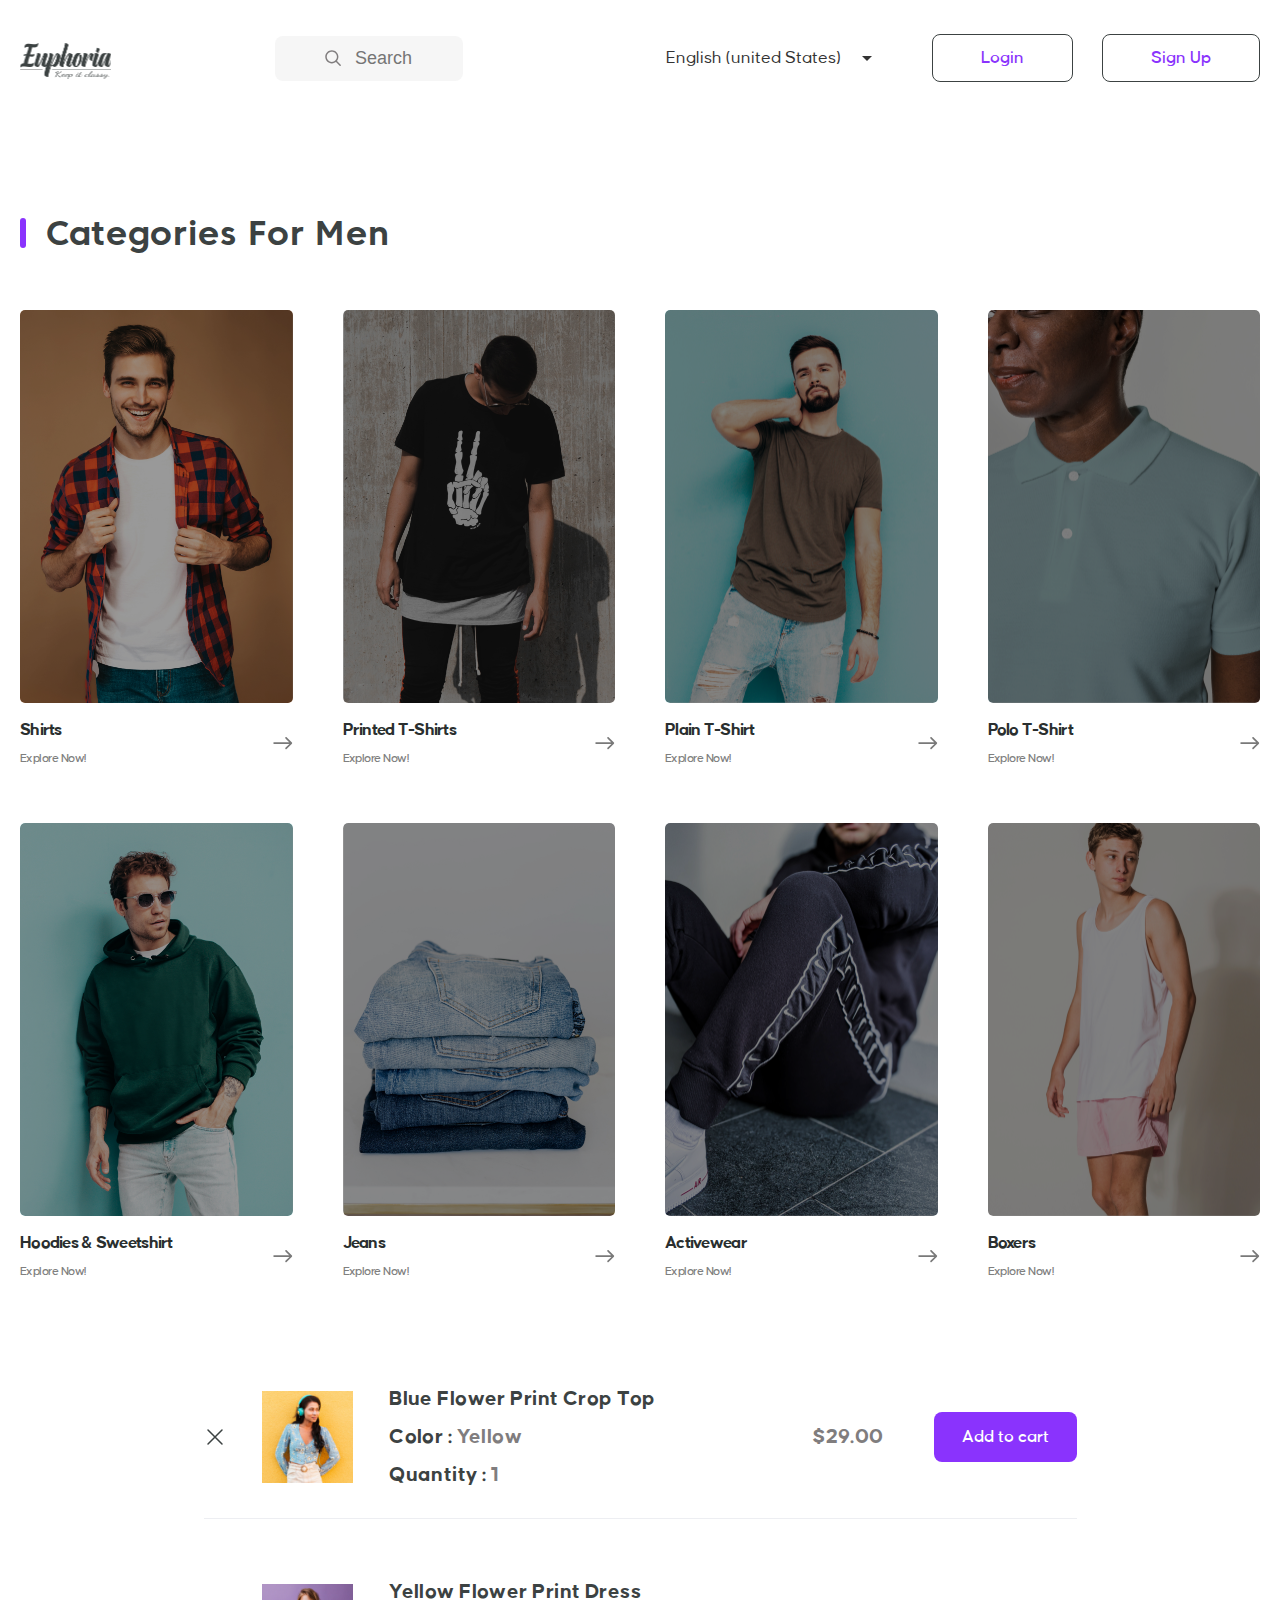
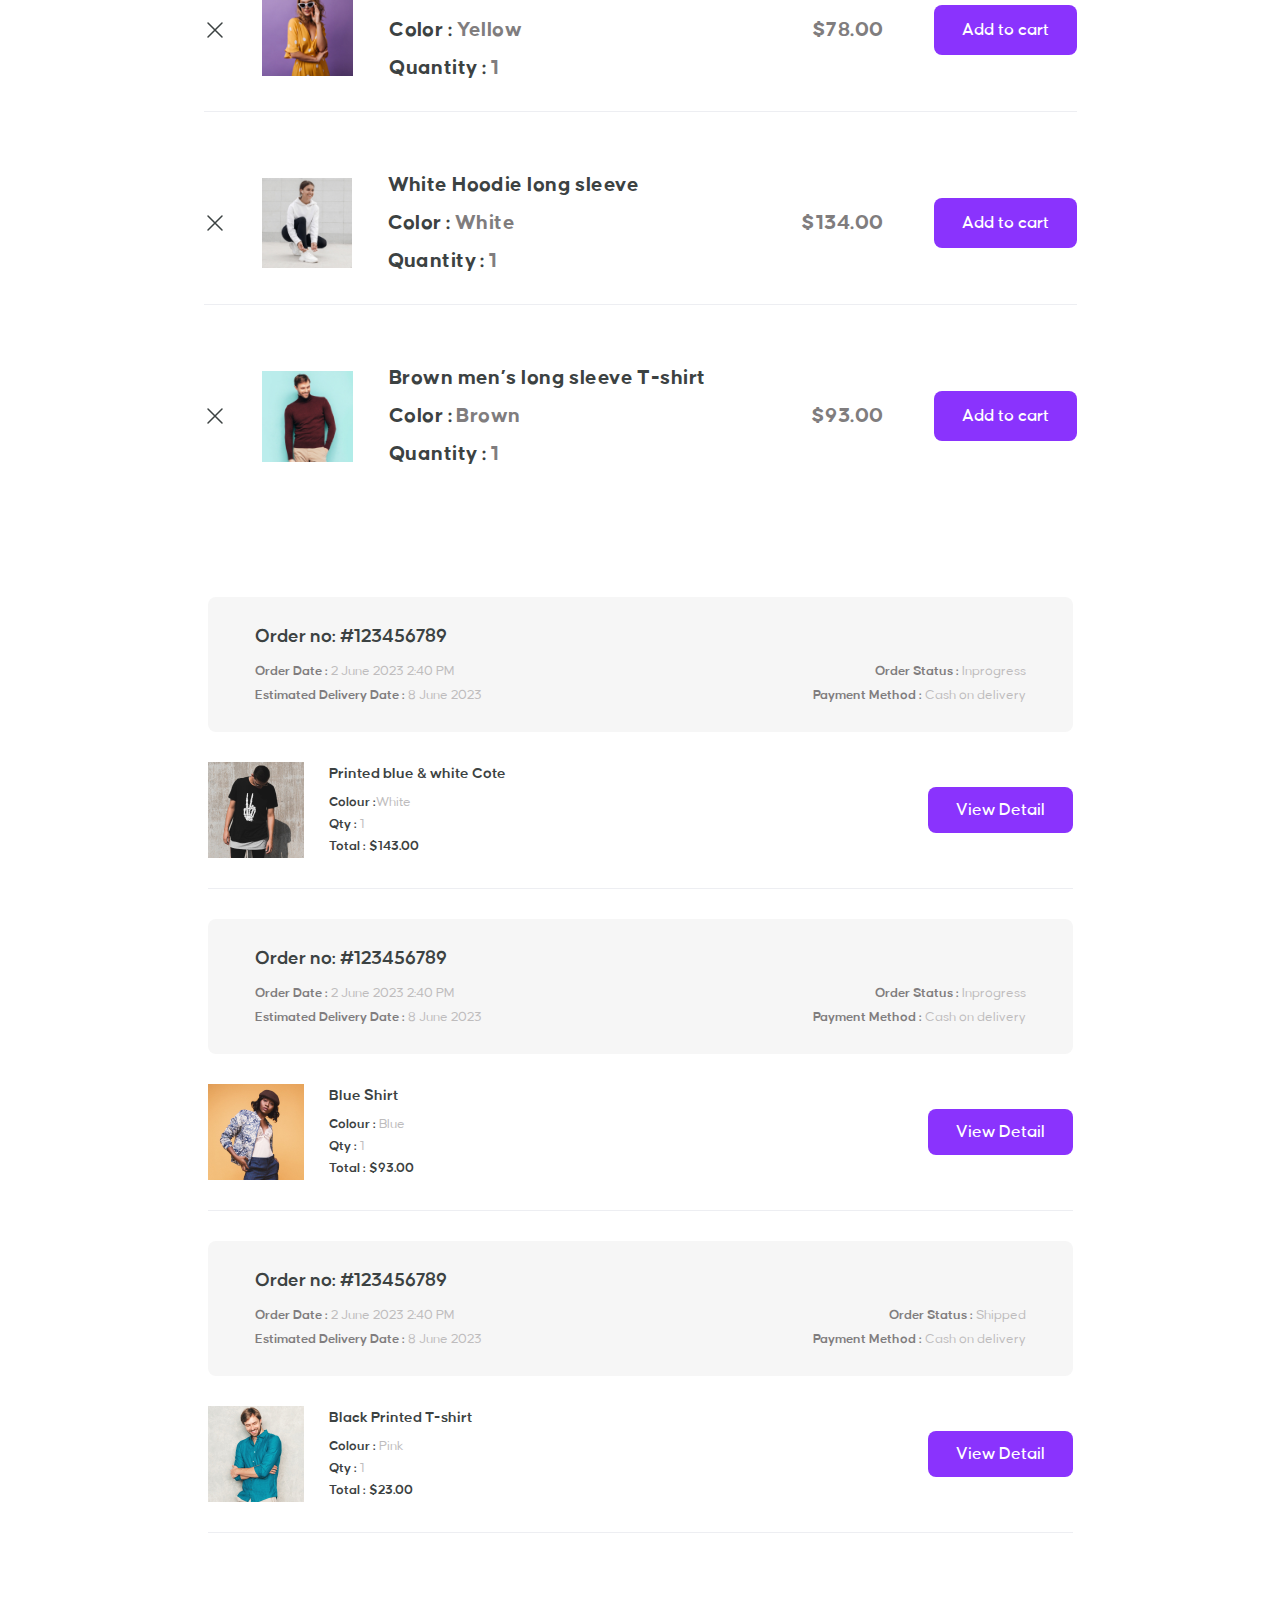
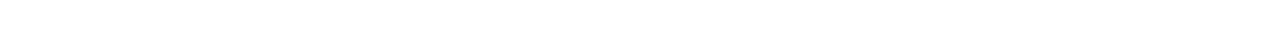
<file: lesson_15/index.html>
<!DOCTYPE html>
<html lang="en">
<head>
	<meta charset="UTF-8">
	<meta name="viewport" content="width=device-width, initial-scale=1.0">
	<link rel="stylesheet" href="css/style.css">
	<link rel="stylesheet" href="css/fonts.css">
	<title>Lesson 15</title>
</head>
<body>
	<div class="wrapper">
		<header class="header">
			<div class="header__container">
				<div class="header__wrapper">
					<a class="header__logo" href="#">
						<img src="img/Logo.png" alt="Logo">
					</a>
					<div class="header__form form-header">
						<form class="form-header__line" action="#" method="post">
							<button class="form-header__button"></button>
							<input class="form-header__input" type="text" autocomplete="off" name="email" placeholder="Search">
						</form>
						<select id="language" name="language">
							<option value="apple">English (united States)</option>
							<option value="banana">Ukranian</option>
							<option value="orange">Germany</option>
						</select>
					</div>
				</div>
				<div class="header__buttons buttons-header">
					<a class="buttons-header__link" href="#">Login</a>
					<a class="buttons-header__link" href="#">Sign Up</a>
				</div>
			</div>
		</header>
		<main class="page">
			<section class="page__categories categories">
				<div class="categories__container">
					<h2 class="categories__title">Categories For Men</h2>
					<div class="categories__column">
						<div class="categories__card card">
							<div class="card__content">
								<a class="card__img" href="#">
									<img src="img/categories-image/image-1.webp" alt="image">
								</a>
								<div class="card__body">
									<div class="card__wrapper">
										<a class="card__name" href="#">
											<h3 class="card__title">Shirts</h3>
										</a>
										<div class="card__text">
											<p>
												Explore Now!
											</p>
										</div>
									</div>
									<div class="card__arrow arrow-card">
										<a class="arrow-card__link" href="#">
											<img class="arrow-card__image" src="img/categories-image/arrow.svg" alt="image">
										</a>
									</div>
								</div>
							</div>
						</div>
						<div class="categories__card card">
							<div class="card__content">
								<a class="card__img" href="#">
									<img src="img/categories-image/image-2.webp" alt="image">
								</a>
								<div class="card__body">
									<div class="card__wrapper">
										<a class="card__name" href="#">
											<h3 class="card__title">Printed T-Shirts</h3>
										</a>
										<div class="card__text">
											<p>
												Explore Now!
											</p>
										</div>
									</div>
									<div class="card__arrow arrow-card">
										<a class="arrow-card__link" href="#">
											<img class="arrow-card__image" src="img/categories-image/arrow.svg" alt="image">
										</a>
									</div>
								</div>
							</div>
						</div>
						<div class="categories__card card">
							<div class="card__content">
								<a class="card__img" href="#">
									<img src="img/categories-image/image-3.webp" alt="image">
								</a>
								<div class="card__body">
									<div class="card__wrapper">
										<a class="card__name" href="#">
											<h3 class="card__title">Plain T-Shirt</h3>
										</a>
										<div class="card__text">
											<p>
												Explore Now!
											</p>
										</div>
									</div>
									<div class="card__arrow arrow-card">
										<a class="arrow-card__link" href="#">
											<img class="arrow-card__image" src="img/categories-image/arrow.svg" alt="image">
										</a>
									</div>
								</div>
							</div>
						</div>
						<div class="categories__card card">
							<div class="card__content">
								<a class="card__img" href="#">
									<img src="img/categories-image/image-4.webp" alt="image">
								</a>
								<div class="card__body">
									<div class="card__wrapper">
										<a class="card__name" href="#">
											<h3 class="card__title">Polo T-Shirt</h3>
										</a>
										<div class="card__text">
											<p>
												Explore Now!
											</p>
										</div>
									</div>
									<div class="card__arrow arrow-card">
										<a class="arrow-card__link" href="#">
											<img class="arrow-card__image" src="img/categories-image/arrow.svg" alt="image">
										</a>
									</div>
								</div>
							</div>
						</div>
						<div class="categories__card card">
							<div class="card__content">
								<a class="card__img" href="#">
									<img src="img/categories-image/image-5.webp" alt="image">
								</a>
								<div class="card__body">
									<div class="card__wrapper">
										<a class="card__name" href="#">
											<h3 class="card__title">Hoodies & Sweetshirt</h3>
										</a>
										<div class="card__text">
											<p>
												Explore Now!
											</p>
										</div>
									</div>
									<div class="card__arrow arrow-card">
										<a class="arrow-card__link" href="#">
											<img class="arrow-card__image" src="img/categories-image/arrow.svg" alt="image">
										</a>
									</div>
								</div>
							</div>
						</div>
						<div class="categories__card card">
							<div class="card__content">
								<a class="card__img" href="#">
									<img src="img/categories-image/image-6.webp" alt="image">
								</a>
								<div class="card__body">
									<div class="card__wrapper">
										<a class="card__name" href="#">
											<h3 class="card__title">Jeans</h3>
										</a>
										<div class="card__text">
											<p>
												Explore Now!
											</p>
										</div>
									</div>
									<div class="card__arrow arrow-card">
										<a class="arrow-card__link" href="#">
											<img class="arrow-card__image" src="img/categories-image/arrow.svg" alt="image">
										</a>
									</div>
								</div>
							</div>
						</div>
						<div class="categories__card card">
							<div class="card__content">
								<a class="card__img" href="#">
									<img src="img/categories-image/image-7.webp" alt="image">
								</a>
								<div class="card__body">
									<div class="card__wrapper">
										<a class="card__name" href="#">
											<h3 class="card__title">Activewear</h3>
										</a>
										<div class="card__text">
											<p>
												Explore Now!
											</p>
										</div>
									</div>
									<div class="card__arrow arrow-card">
										<a class="arrow-card__link" href="#">
											<img class="arrow-card__image" src="img/categories-image/arrow.svg" alt="image">
										</a>
									</div>
								</div>
							</div>
						</div>
						<div class="categories__card card">
							<div class="card__content">
								<a class="card__img" href="#">
									<img src="img/categories-image/image-8.webp" alt="image">
								</a>
								<div class="card__body">
									<div class="card__wrapper">
										<a class="card__name" href="#">
											<h3 class="card__title">Boxers</h3>
										</a>
										<div class="card__text">
											<p>
												Explore Now!
											</p>
										</div>
									</div>
									<div class="card__arrow arrow-card">
										<a class="arrow-card__link" href="#">
											<img class="arrow-card__image" src="img/categories-image/arrow.svg" alt="image">
										</a>
									</div>
								</div>
							</div>
						</div>
					</div>
				</div>
			</section>
			<section class="page__wishlist wishlist">
				<div class="wishlist__container">
					<div class="wishlist__column">
						<div class="wishlist__item item-wishlist">
							<div class="item-wishlist__wrapper">
								<a href="#" class="item-wishlist__close">
									<img src="img/wishlist-image/close.svg" alt="close">
								</a>
								<div class="item-wishlist__image">
									<img src="img/wishlist-image/image-4.jpg" alt="image">
								</div>
								<div class="item-wishlist__info">
									<h3 class="item-wishlist__title">Blue Flower Print Crop Top</h3>
									<div class="item-wishlist__color">Color : <span>Yellow</span></div>
									<div class="item-wishlist__quantity">Quantity : <span>1</span></div>
								</div>
							</div>
							<div class="item-wishlist__payment">
								<div class="item-wishlist__cost">$29.00</div>
								<a class="item-wishlist__button" href="#">Add to cart</a>
							</div>
						</div>
						<div class="wishlist__item item-wishlist">
							<div class="item-wishlist__wrapper">
								<a href="#" class="item-wishlist__close">
									<img src="img/wishlist-image/close.svg" alt="close">
								</a>
								<div class="item-wishlist__image">
									<img src="img/wishlist-image/image-3.jpg" alt="image">
								</div>
								<div class="item-wishlist__info">
									<h3 class="item-wishlist__title">Yellow Flower Print Dress </h3>
									<div class="item-wishlist__color">Color : <span>Yellow</span></div>
									<div class="item-wishlist__quantity">Quantity : <span>1</span></div>
								</div>
							</div>
							<div class="item-wishlist__payment">
								<div class="item-wishlist__cost">$78.00</div>
								<a class="item-wishlist__button" href="#">Add to cart</a>
							</div>
						</div>
						<div class="wishlist__item item-wishlist">
							<div class="item-wishlist__wrapper">
								<a href="#" class="item-wishlist__close">
									<img src="img/wishlist-image/close.svg" alt="close">
								</a>
								<div class="item-wishlist__image">
									<img src="img/wishlist-image/image-2.jpg" alt="image">
								</div>
								<div class="item-wishlist__info">
									<h3 class="item-wishlist__title">White Hoodie long sleeve</h3>
									<div class="item-wishlist__color">Color : <span>White</span></div>
									<div class="item-wishlist__quantity">Quantity : <span>1</span></div>
								</div>
							</div>
							<div class="item-wishlist__payment">
								<div class="item-wishlist__cost">$134.00</div>
								<a class="item-wishlist__button" href="#">Add to cart</a>
							</div>
						</div>
						<div class="wishlist__item item-wishlist">
							<div class="item-wishlist__wrapper">
								<a href="#" class="item-wishlist__close">
									<img src="img/wishlist-image/close.svg" alt="close">
								</a>
								<div class="item-wishlist__image">
									<img src="img/wishlist-image/image-1.jpg" alt="image">
								</div>
								<div class="item-wishlist__info">
									<h3 class="item-wishlist__title">Brown men’s long sleeve T-shirt</h3>
									<div class="item-wishlist__color">Color : <span>Brown</span></div>
									<div class="item-wishlist__quantity">Quantity : <span>1</span></div>
								</div>
							</div>
							<div class="item-wishlist__payment">
								<div class="item-wishlist__cost">$93.00</div>
								<a class="item-wishlist__button" href="#">Add to cart</a>
							</div>
						</div>
					</div>
				</div>
			</section>
			<section class="page__order order">
				<div class="order__container">
					<div class="order__column">
						<div class="order__card card-order">
							<div class="card-order__top top-order">
								<h3 class="top-order__title">Order no: #123456789</h3>
								<div class="top-order__content">
										<div class="top-order__text">
											<p>
												Order Date :<span> 2 June 2023 2:40 PM</span>
											</p>
											<p>
												Estimated Delivery Date : <span>8 June 2023</span>
											</p>
										</div>
										<div class="top-order__text top-order__text--right">
											<p>
												Order Status : <span>Inprogress</span>
											</p>
											<p>
												Payment Method : <span>Cash on delivery</span>
											</p>
										</div>
								</div>
							</div>
							<div class="card-order__bottom bottom-order">
								<div class="bottom-order__image">
									<img src="img/order-image/image-1.jpg" alt="image">
								</div>
								<div class="bottom-order__body">
									<h3 class="bottom-order__title">Printed blue & white Cote </h3>
									<div class="bottom-order__content">
										<div class="bottom-order__colour">Colour :<span>White</span></div>
										<div class="bottom-order__qty">Qty : <span>1</span></div>
										<div class="bottom-order__total">Total : $143.00</div>
									</div>
								</div>
								<a class="bottom-order__button" href="#">View Detail</a>
							</div>
						</div>
						<div class="order__card card-order">
							<div class="card-order__top top-order">
								<h3 class="top-order__title">Order no: #123456789</h3>
								<div class="top-order__content">
										<div class="top-order__text">
											<p>
												Order Date : <span> 2 June 2023 2:40 PM</span>
											</p>
											<p>
												Estimated Delivery Date : <span>8 June 2023</span>
											</p>
										</div>
										<div class="top-order__text  top-order__text--right">
											<p>
												Order Status : <span>Inprogress</span>
											</p>
											<p>
												Payment Method : <span>Cash on delivery</span>
											</p>
										</div>
								</div>
							</div>
							<div class="card-order__bottom bottom-order">
								<div class="bottom-order__image">
									<img src="img/order-image/image-2.jpg" alt="image">
								</div>
								<div class="bottom-order__body">
									<h3 class="bottom-order__title">Blue Shirt</h3>
									<div class="bottom-order__content">
										<div class="bottom-order__colour">Colour : <span>Blue</span></div>
										<div class="bottom-order__qty">Qty : <span>1</span></div>
										<div class="bottom-order__total">Total :  $93.00</div>
									</div>
								</div>
								<a class="bottom-order__button" href="#">View Detail</a>
							</div>
						</div>
						<div class="order__card card-order">
							<div class="card-order__top top-order">
								<h3 class="top-order__title">Order no: #123456789</h3>
								<div class="top-order__content">
										<div class="top-order__text">
											<p>
												Order Date : <span> 2 June 2023 2:40 PM</span>
											</p>
											<p>
												Estimated Delivery Date : <span>8 June 2023</span>
											</p>
										</div>
										<div class="top-order__text  top-order__text--right">
											<p>
												Order Status : <span>Shipped</span>
											</p>
											<p>
												Payment Method : <span>Cash on delivery</span>
											</p>
										</div>
								</div>
							</div>
							<div class="card-order__bottom bottom-order">
								<div class="bottom-order__image">
									<img src="img/order-image/image-3.jpg" alt="image">
								</div>
								<div class="bottom-order__body">
									<h3 class="bottom-order__title">Black Printed T-shirt</h3>
									<div class="bottom-order__content">
										<div class="bottom-order__colour">Colour : <span>Pink</span></div>
										<div class="bottom-order__qty">Qty : <span>1</span></div>
										<div class="bottom-order__total">Total : $23.00</div>
									</div>
								</div>
								<a class="bottom-order__button" href="#">View Detail</a>
							</div>
						</div>
					</div>
				</div>
			</section>
		</main>	
		<footer class="footer">
	
		</footer>
	</div>
</body>
</html>
</file>
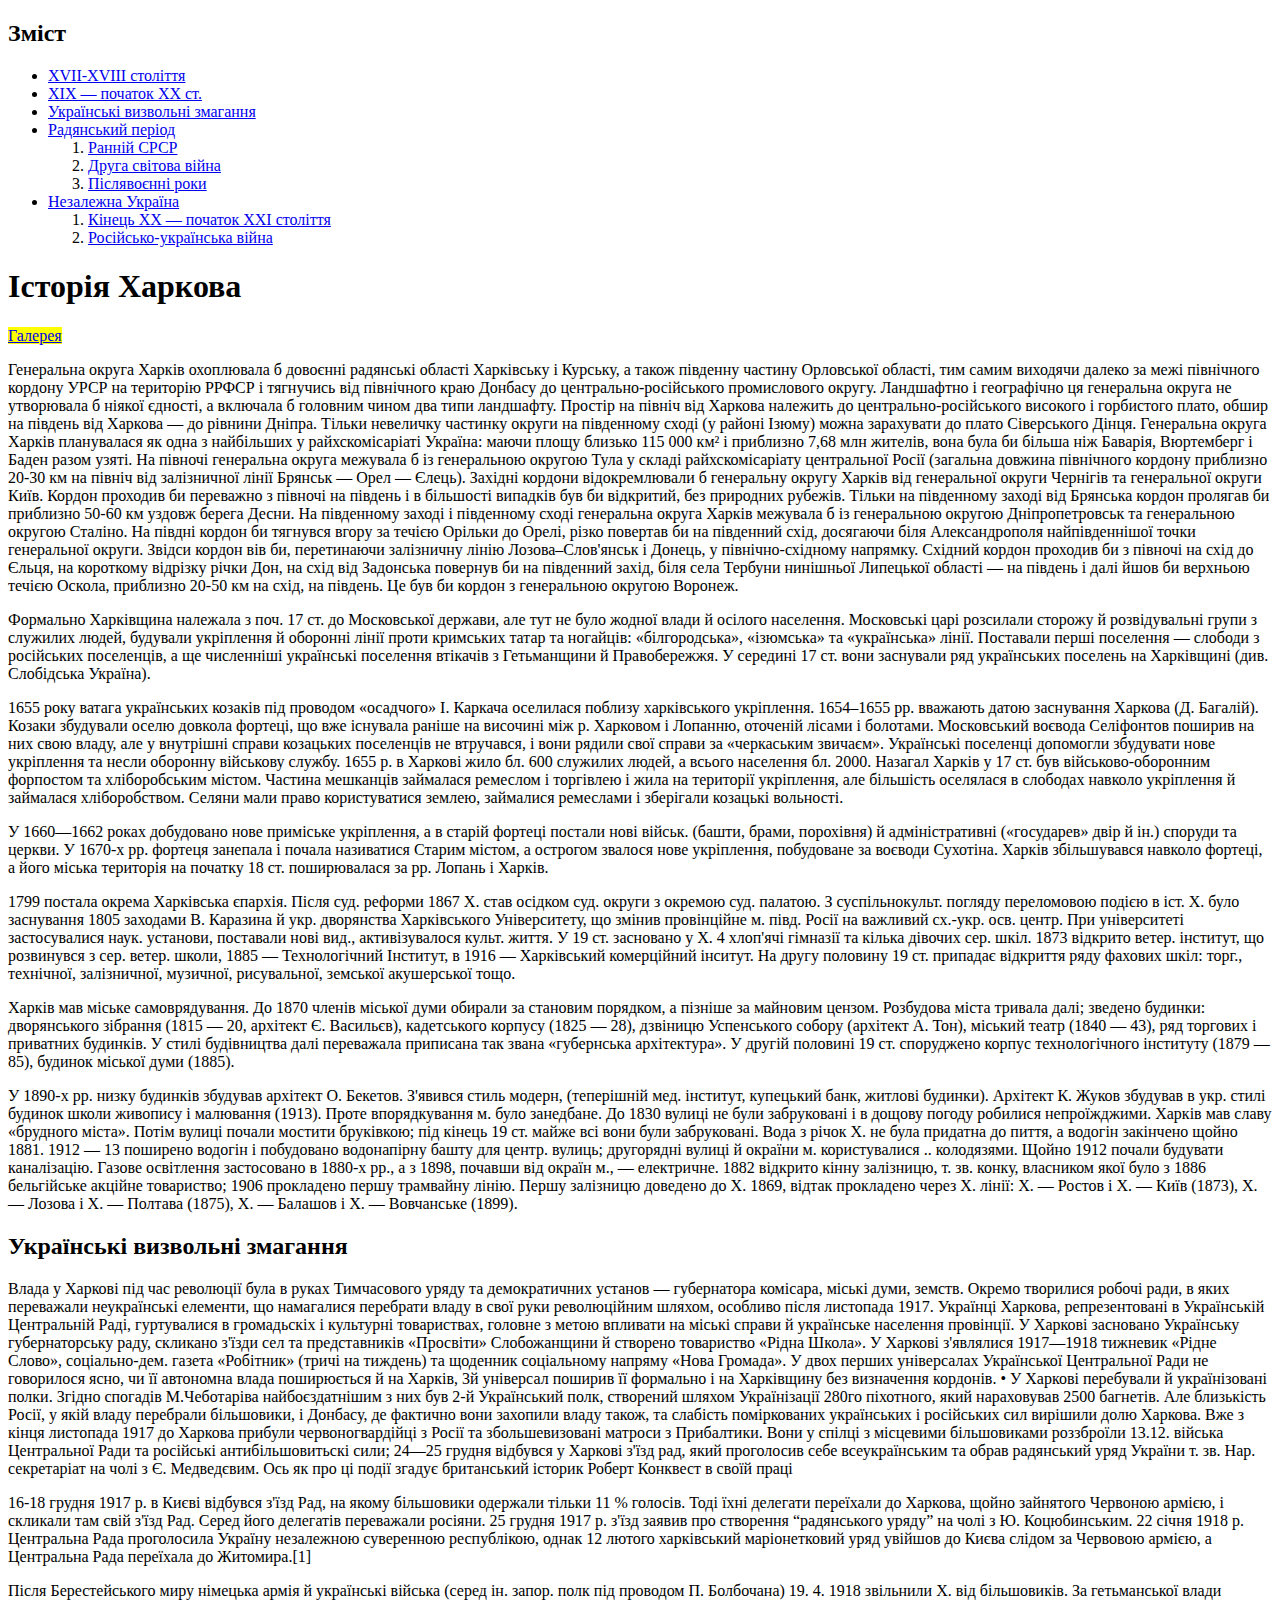
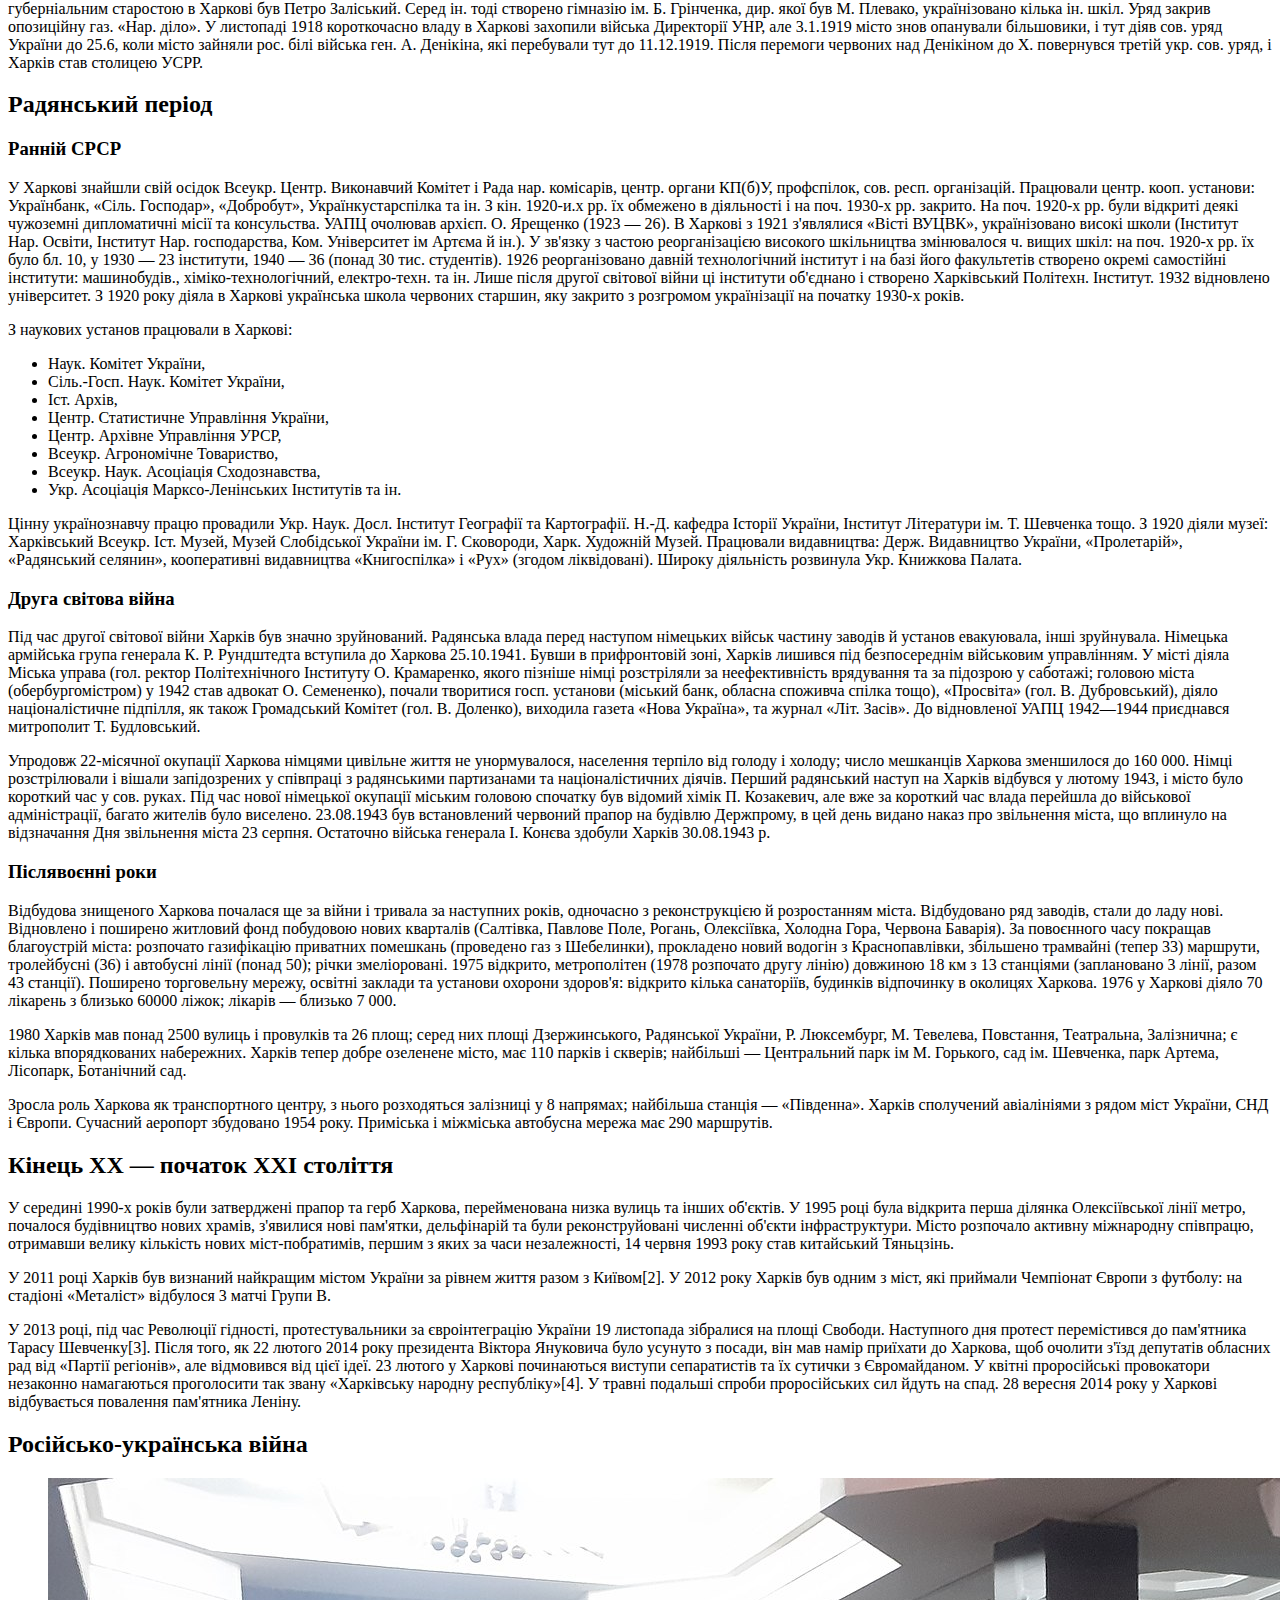
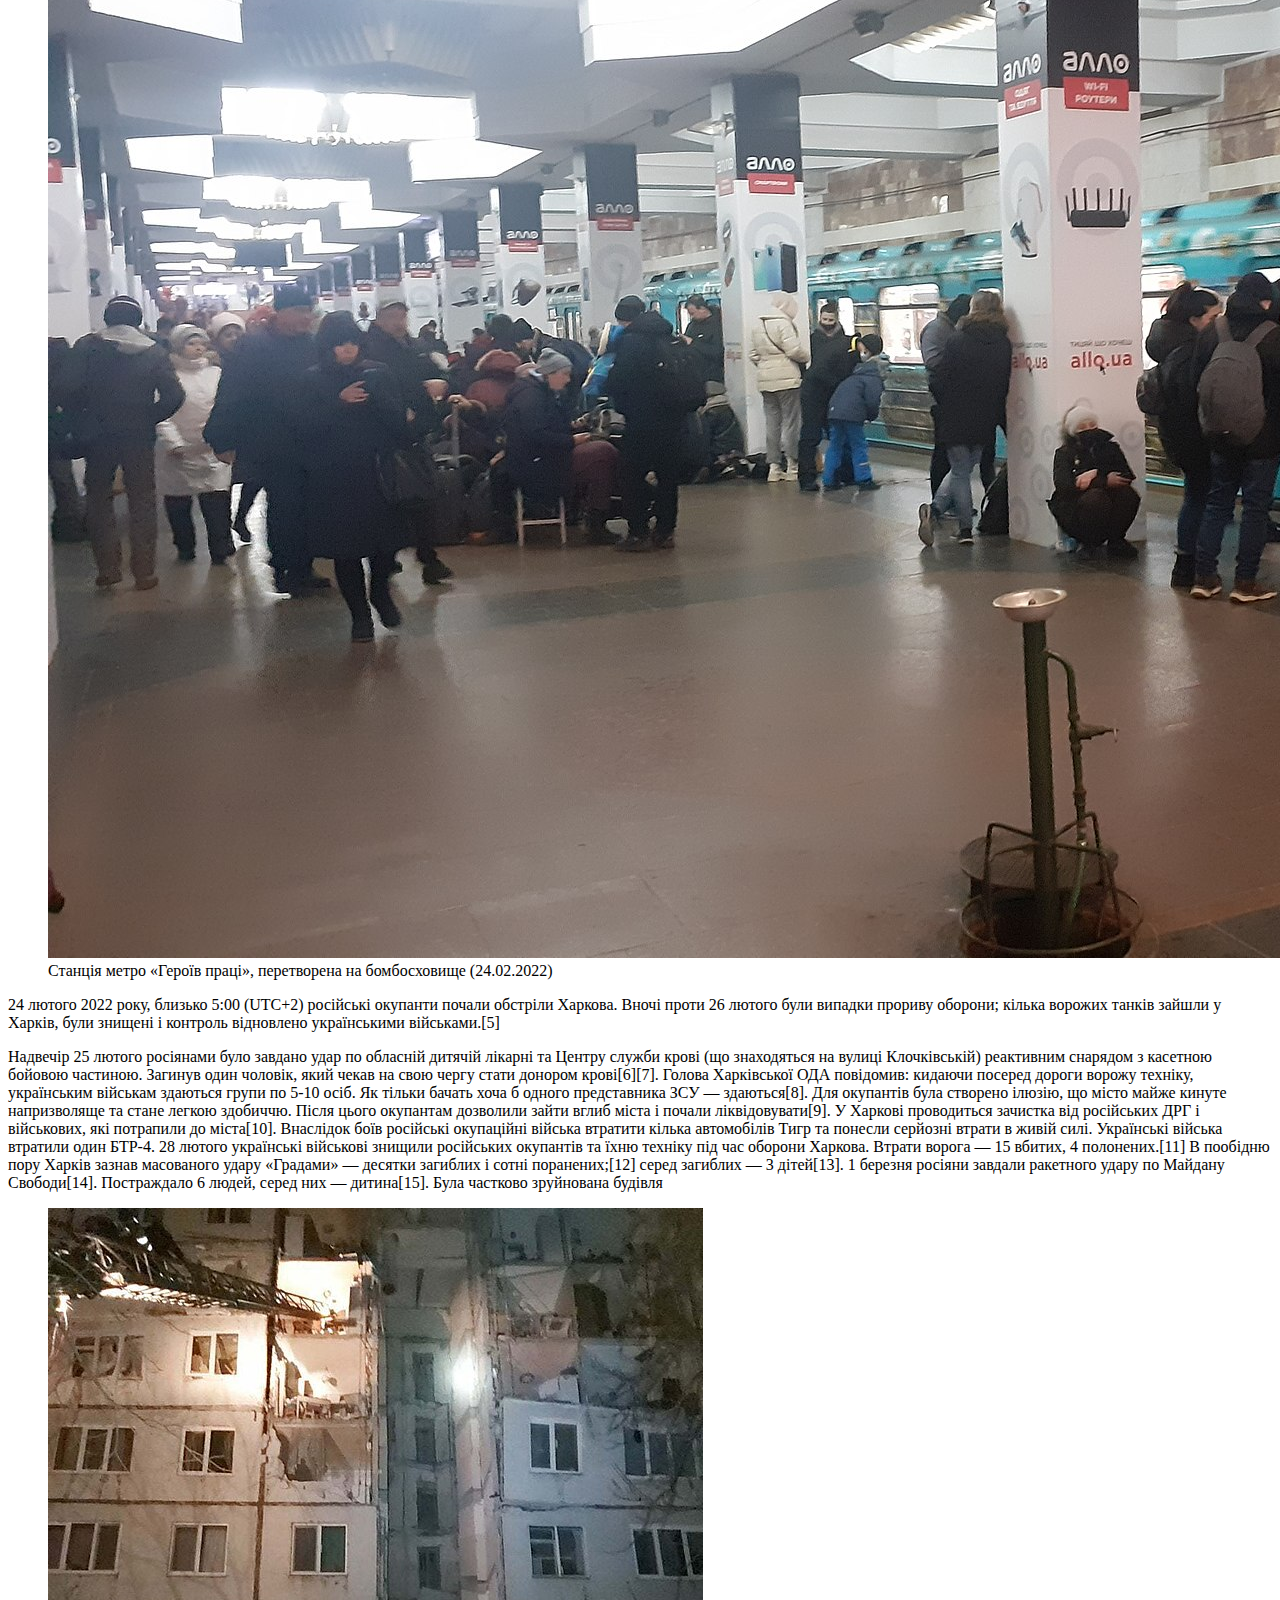
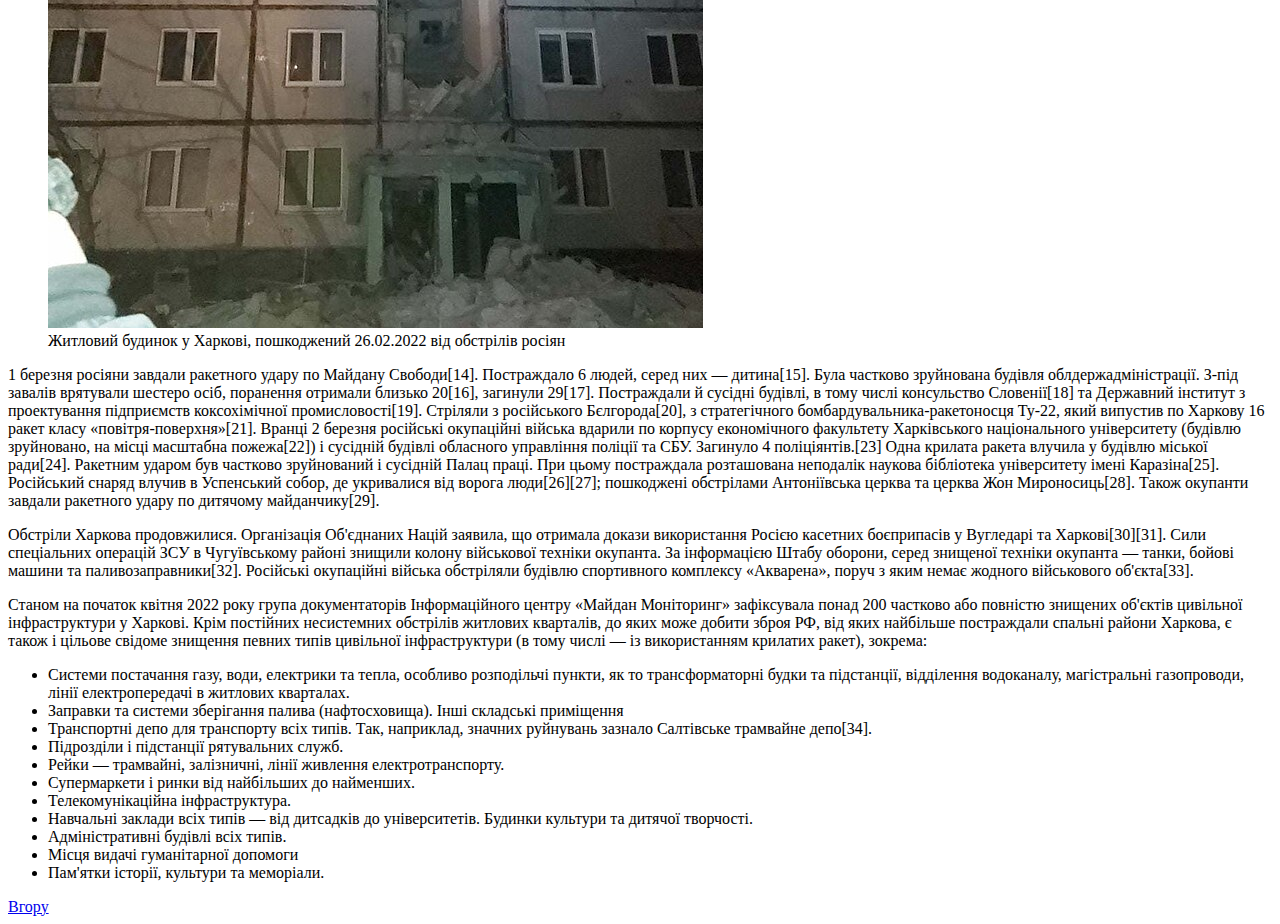
<file: lesson_2/index.html>
<!DOCTYPE html>
<html lang="uk">
<head>
	<meta charset="UTF-8">
	<meta name="viewport" content="width=device-width, initial-scale=1.0">
	<title>Lesson 2</title>
</head>
<body>
	<header class="header">
		<h2 id="content">Зміст</h2>
		<ul class="list">
			<li class="item">
				<a href="#idcentury">XVII-XVIII століття</a>
			</li>
			<li class="item">
				<a href="#idstart">XIX — початок XX ст.</a>
			</li>
			<li class="item">
				<a href="#idcompetition">Українські визвольні змагання</a>
			</li>
			<li class="item">
				<a href="#idperiod">Радянський період</a>
				<ol class="list">
					<li class="item">
						<a href="#early">Ранній СРСР</a>
					</li>
					<li class="item">
						<a href="#idwar">Друга світова війна</a>
					</li>
					<li class="item">
						<a href="#idyears">Післявоєнні роки</a>
					</li>
				</ol>
			</li>
			<li class="item">
				<a href="#idindependence">Незалежна Україна</a>
				<ol class="list">
					<li class="item">
						<a href="#iddevelopment">Кінець ХХ — початок ХХІ століття</a>
					</li>
					<li class="item">
						<a href="#iddefense">Російсько-українська війна</a>
					</li>
				</ol>
			</li>
		</ul>
	</header>
	<main class="page">
		<h1 class="title">Історія Харкова</h1>
		<mark><a target="_blank" href="gallery.html">Галерея</a></mark>
		<p>
			Генеральна округа Харків охоплювала б довоєнні радянські області Харківську і Курську, а також південну частину Орловської області, тим самим виходячи далеко за межі північного кордону УРСР на територію РРФСР і тягнучись від північного краю Донбасу до центрально-російського промислового округу. Ландшафтно і географічно ця генеральна округа не утворювала б ніякої єдності, а включала б головним чином два типи ландшафту. Простір на північ від Харкова належить до центрально-російського високого і горбистого плато, обшир на південь від Харкова — до рівнини Дніпра. Тільки невеличку частинку округи на південному сході (у районі Ізюму) можна зарахувати до плато Сіверського Дінця. Генеральна округа Харків планувалася як одна з найбільших у райхскомісаріаті Україна: маючи площу близько 115 000 км² і приблизно 7,68 млн жителів, вона була би більша ніж Баварія, Вюртемберг і Баден разом узяті. На півночі генеральна округа межувала б із генеральною округою Тула у складі райхскомісаріату центральної Росії (загальна довжина північного кордону приблизно 20-30 км на північ від залізничної лінії Брянськ — Орел — Єлець). Західні кордони відокремлювали б генеральну округу Харків від генеральної округи Чернігів та генеральної округи Київ. Кордон проходив би переважно з півночі на південь і в більшості випадків був би відкритий, без природних рубежів. Тільки на південному заході від Брянська кордон пролягав би приблизно 50-60 км уздовж берега Десни. На південному заході і південному сході генеральна округа Харків межувала б із генеральною округою Дніпропетровськ та генеральною округою Сталіно. На півдні кордон би тягнувся вгору за течією Орільки до Орелі, різко повертав би на південний схід, досягаючи біля Александрополя найпівденнішої точки генеральної округи. Звідси кордон вів би, перетинаючи залізничну лінію Лозова–Слов'янськ і Донець, у північно-східному напрямку. Східний кордон проходив би з півночі на схід до Єльця, на короткому відрізку річки Дон, на схід від Задонська повернув би на південний захід, біля села Тербуни нинішньої Липецької області — на південь і далі йшов би верхньою течією Оскола, приблизно 20-50 км на схід, на південь. Це був би кордон з генеральною округою Воронеж.
			
		</p>
		<div id="idcentury" class="century">
			<p class="text">
				Формально Харківщина належала з поч. 17 ст. до Московської держави, але тут не було жодної влади й осілого населення. Московські царі розсилали сторожу й розвідувальні групи з служилих людей, будували укріплення й оборонні лінії проти кримських татар та ногайців: «білгородська», «ізюмська» та «українська» лінії. Поставали перші поселення — слободи з російських поселенців, а ще численніші українські поселення втікачів з Гетьманщини й Правобережжя. У середині 17 ст. вони заснували ряд українських поселень на Харківщині (див. Слобідська Україна).
			</p>
			<p class="text">
				1655 року ватага українських козаків під проводом «осадчого» І. Каркача оселилася поблизу харківського укріплення. 1654–1655 pp. вважають датою заснування Харкова (Д. Багалій). Козаки збудували оселю довкола фортеці, що вже існувала раніше на височині між р. Харковом і Лопанню, оточеній лісами і болотами. Московський воєвода Селіфонтов поширив на них свою владу, але у внутрішні справи козацьких поселенців не втручався, і вони рядили свої справи за «черкаським звичаєм». Українські поселенці допомогли збудувати нове укріплення та несли оборонну військову службу. 1655 р. в Харкові жило бл. 600 служилих людей, а всього населення бл. 2000. Назагал Харків у 17 ст. був військово-оборонним форпостом та хліборобським містом. Частина мешканців займалася ремеслом і торгівлею і жила на території укріплення, але більшість оселялася в слободах навколо укріплення й займалася хліборобством. Селяни мали право користуватися землею, займалися ремеслами і зберігали козацькі вольності.
			</p>
			<p class="text">
				У 1660—1662 роках добудовано нове приміське укріплення, а в старій фортеці постали нові військ. (башти, брами, порохівня) й адміністративні («государев» двір й ін.) споруди та церкви. У 1670-х pp. фортеця занепала і почала називатися Старим містом, а острогом звалося нове укріплення, побудоване за воєводи Сухотіна. Харків збільшувався навколо фортеці, а його міська територія на початку 18 ст. поширювалася за pp. Лопань і Харків.
			</p>
		</div>
		<div id="idstart" class="start">
			<p class="text">
				1799 постала окрема Харківська єпархія. Після суд. реформи 1867 X. став осідком суд. округи з окремою суд. палатою. З суспільнокульт. погляду переломовою подією в іст. X. було заснування 1805 заходами В. Каразина й укр. дворянства Харківського Університету, що змінив провінційне м. півд. Росії на важливий сх.-укр. осв. центр. При університеті застосувалися наук. установи, поставали нові вид., активізувалося культ. життя. У 19 ст. засновано у X. 4 хлоп'ячі гімназії та кілька дівочих сер. шкіл. 1873 відкрито ветер. інститут, що розвинувся з сер. ветер. школи, 1885 — Технологічний Інститут, в 1916 — Харківський комерційний інситут. На другу половину 19 ст. припадає відкриття ряду фахових шкіл: торг., технічної, залізничної, музичної, рисувальної, земської акушерської тощо.
			</p>
			<p class="text">
				Харків мав міське самоврядування. До 1870 членів міської думи обирали за становим порядком, а пізніше за майновим цензом. Розбудова міста тривала далі; зведено будинки: дворянського зібрання (1815 — 20, архітект Є. Васильєв), кадетського корпусу (1825 — 28), дзвіницю Успенського собору (архітект А. Тон), міський театр (1840 — 43), ряд торгових і приватних будинків. У стилі будівництва далі переважала приписана так звана «губернська архітектура». У другій половині 19 ст. споруджено корпус технологічного інституту (1879 — 85), будинок міської думи (1885).
			</p>
			<p class="text">
				У 1890-х pp. низку будинків збудував архітект О. Бекетов. З'явився стиль модерн, (теперішній мед. інститут, купецький банк, житлові будинки). Архітект К. Жуков збудував в укр. стилі будинок школи живопису і малювання (1913). Проте впорядкування м. було занедбане. До 1830 вулиці не були забруковані і в дощову погоду робилися непроїжджими. Харків мав славу «брудного міста». Потім вулиці почали мостити бруківкою; під кінець 19 ст. майже всі вони були забруковані. Вода з річок X. не була придатна до пиття, а водогін закінчено щойно 1881. 1912 — 13 поширено водогін і побудовано водонапірну башту для центр. вулиць; другорядні вулиці й окраїни м. користувалися .. колодязями. Щойно 1912 почали будувати каналізацію. Газове освітлення застосовано в 1880-х pp., а з 1898, почавши від окраїн м., — електричне. 1882 відкрито кінну залізницю, т. зв. конку, власником якої було з 1886 бельгійське акційне товариство; 1906 прокладено першу трамвайну лінію. Першу залізницю доведено до X. 1869, відтак прокладено через X. лінії: X. — Ростов і X. — Київ (1873), X. — Лозова і X. — Полтава (1875), X. — Балашов і X. — Вовчанське (1899).
			</p>
		</div>
		<div id="idcompetition" class="competition">
			<h2 class="sub-title">
				Українські визвольні змагання
			</h2>
			<p class="text">
				Влада у Харкові під час революції була в руках Тимчасового уряду та демократичних установ — губернатора комісара, міські думи, земств. Окремо творилися робочі ради, в яких переважали неукраїнські елементи, що намагалися перебрати владу в свої руки революційним шляхом, особливо після листопада 1917. Українці Харкова, репрезентовані в Українській Центральній Раді, гуртувалися в громадьскіх і культурні товариствах, головне з метою впливати на міські справи й українське населення провінції. У Харкові засновано Українську губернаторську раду, скликано з'їзди сел та представників «Просвіти» Слобожанщини й створено товариство «Рідна Школа». У Харкові з'являлися 1917—1918 тижневик «Рідне Слово», соціально-дем. газета «Робітник» (тричі на тиждень) та щоденник соціальному напряму «Нова Громада». У двох перших універсалах Української Центральної Ради не говорилося ясно, чи її автономна влада поширюється й на Харків, 3й універсал поширив її формально і на Харківщину без визначення кордонів. • У Харкові перебували й українізовані полки. Згідно спогадів М.Чеботаріва найбоєздатнішим з них був 2-й Український полк, створений шляхом Українізації 280го піхотного, який нараховував 2500 багнетів. Але близькість Росії, у якій владу перебрали більшовики, і Донбасу, де фактично вони захопили владу також, та слабість поміркованих українських і російських сил вирішили долю Харкова. Вже з кінця листопада 1917 до Харкова прибули червоногвардійці з Росії та збольшевизовані матроси з Прибалтики. Вони у спілці з місцевими більшовиками роззброїли 13.12. війська Центральної Ради та російські антибільшовитьскі сили; 24—25 грудня відбувся у Харкові з'їзд рад, який проголосив себе всеукраїнським та обрав радянський уряд України т. зв. Нар. секретаріат на чолі з Є. Медведєвим. Ось як про ці події згадує британський історик Роберт Конквест в своїй праці
			</p>
			<p class="text">
				16-18 грудня 1917 p. в Києві відбувся з'їзд Рад, на якому більшовики одержали тільки 11 % голосів. Тоді їхні делегати переїхали до Харкова, щойно зайнятого Червоною армією, і скликали там свій з'їзд Рад. Серед його делегатів переважали росіяни. 25 грудня 1917 p. з'їзд заявив про створення “радянського уряду” на чолі з Ю. Коцюбинським. 22 січня 1918 p. Центральна Рада проголосила Україну незалежною суверенною республікою, однак 12 лютого харківський маріонетковий уряд увійшов до Києва слідом за Червовою армією, а Центральна Рада переїхала до Житомира.[1]
			</p>
			<p class="text">
				Після Берестейського миру німецька армія й українські війська (серед ін. запор. полк під проводом П. Болбочана) 19. 4. 1918 звільнили X. від більшовиків. За гетьманської влади губерніальним старостою в Харкові був Петро Заліський. Серед ін. тоді створено гімназію ім. Б. Грінченка, дир. якої був М. Плевако, українізовано кілька ін. шкіл. Уряд закрив опозиційну газ. «Нар. діло». У листопаді 1918 короткочасно владу в Харкові захопили війська Директорії УНР, але 3.1.1919 місто знов опанували більшовики, і тут діяв сов. уряд України до 25.6, коли місто зайняли рос. білі війська ген. А. Денікіна, які перебували тут до 11.12.1919. Після перемоги червоних над Денікіном до X. повернувся третій укр. сов. уряд, і Харків став столицею УСРР.
			</p>
		</div>
		<div id="idperiod" class="period">
			<h2 class="sub-title">
				Радянський період
			</h2>
			<h3 id="early">Ранній СРСР</h3>
			<p class="text">
				У Харкові знайшли свій осідок Всеукр. Центр. Виконавчий Комітет і Рада нар. комісарів, центр. органи КП(б)У, профспілок, сов. респ. організацій. Працювали центр. кооп. установи: Українбанк, «Сіль. Господар», «Добробут», Українкустарспілка та ін. З кін. 1920-и.х pp. їх обмежено в діяльності і на поч. 1930-х pp. закрито. На поч. 1920-х pp. були відкриті деякі чужоземні дипломатичні місії та консульства. УАПЦ очолював архієп. О. Ярещенко (1923 — 26). В Харкові з 1921 з'являлися «Вісті ВУЦВК», українізовано високі школи (Інститут Нар. Освіти, Інститут Нар. господарства, Ком. Університет ім Артєма й ін.). У зв'язку з частою реорганізацією високого шкільництва змінювалося ч. вищих шкіл: на поч. 1920-х pp. їх було бл. 10, у 1930 — 23 інститути, 1940 — 36 (понад 30 тис. студентів). 1926 реорганізовано давній технологічний інститут і на базі його факультетів створено окремі самостійні інститути: машинобудів., хіміко-технологічний, електро-техн. та ін. Лише після другої світової війни ці інститути об'єднано і створено Харківський Політехн. Інститут. 1932 відновлено університет. З 1920 року діяла в Харкові українська школа червоних старшин, яку закрито з розгромом українізації на початку 1930-х років.
			</p>
			<p class="text">
				З наукових установ працювали в Харкові:
			</p>
			<ul class="list">
				<li>Наук. Комітет України,</li>
				<li>Сіль.-Госп. Наук. Комітет України,</li>
				<li>Іст. Архів,</li>
				<li>Центр. Статистичне Управління України,</li>
				<li>Центр. Архівне Управління УРСР,</li>
				<li>Всеукр. Агрономічне Товариство,</li>
				<li>Всеукр. Наук. Асоціація Сходознавства,</li>
				<li>Укр. Асоціація Марксо-Ленінських Інститутів та ін.</li>
			</ul>
			<p class="text">
				Цінну українознавчу працю провадили Укр. Наук. Досл. Інститут Географії та Картографії. Н.-Д. кафедра Історії України, Інститут Літератури ім. Т. Шевченка тощо. З 1920 діяли музеї: Харківський Всеукр. Іст. Музей, Музей Слобідської України ім. Г. Сковороди, Харк. Художній Музей. Працювали видавництва: Держ. Видавництво України, «Пролетарій», «Радянський селянин», кооперативні видавництва «Книгоспілка» і «Рух» (згодом ліквідовані). Широку діяльність розвинула Укр. Книжкова Палата.
			</p>
			<div id="idwar" class="war">
				<h3>Друга світова війна</h3>
				<p class="text">
					Під час другої світової війни Харків був значно зруйнований. Радянська влада перед наступом німецьких військ частину заводів й установ евакуювала, інші зруйнувала. Німецька армійська група генерала К. Р. Рундштедта вступила до Харкова 25.10.1941. Бувши в прифронтовій зоні, Харків лишився під безпосереднім військовим управлінням. У місті діяла Міська управа (гол. ректор Політехнічного Інституту О. Крамаренко, якого пізніше німці розстріляли за неефективність врядування та за підозрою у саботажі; головою міста (обербургомістром) у 1942 став адвокат О. Семененко), почали творитися госп. установи (міський банк, обласна споживча спілка тощо), «Просвіта» (гол. В. Дубровський), діяло націоналістичне підпілля, як також Громадський Комітет (гол. В. Доленко), виходила газета «Нова Україна», та журнал «Літ. Засів». До відновленої УАПЦ 1942—1944 приєднався митрополит Т. Будловський.
				</p>
				<p class="text">
					Упродовж 22-місячної окупації Харкова німцями цивільне життя не унормувалося, населення терпіло від голоду і холоду; число мешканців Харкова зменшилося до 160 000. Німці розстрілювали і вішали запідозрених у співпраці з радянськими партизанами та націоналістичних діячів. Перший радянський наступ на Харків відбувся у лютому 1943, і місто було короткий час у сов. руках. Під час нової німецької окупації міським головою спочатку був відомий хімік П. Козакевич, але вже за короткий час влада перейшла до військової адміністрації, багато жителів було виселено. 23.08.1943 був встановлений червоний прапор на будівлю Держпрому, в цей день видано наказ про звільнення міста, що вплинуло на відзначання Дня звільнення міста 23 серпня. Остаточно війська генерала І. Конєва здобули Харків 30.08.1943 р.
				</p>
			</div>
			<div id="idyears" class="years">
				<h3>Післявоєнні роки</h3>
				<p class="text">
					Відбудова знищеного Харкова почалася ще за війни і тривала за наступних років, одночасно з реконструкцією й розростанням міста. Відбудовано ряд заводів, стали до ладу нові. Відновлено і поширено житловий фонд побудовою нових кварталів (Салтівка, Павлове Поле, Рогань, Олексіївка, Холодна Гора, Червона Баварія). За повоєнного часу покращав благоустрій міста: розпочато газифікацію приватних помешкань (проведено газ з Шебелинки), прокладено новий водогін з Краснопавлівки, збільшено трамвайні (тепер 33) маршрути, тролейбусні (36) і автобусні лінії (понад 50); річки змеліоровані. 1975 відкрито, метрополітен (1978 розпочато другу лінію) довжиною 18 км з 13 станціями (заплановано 3 лінії, разом 43 станції). Поширено торговельну мережу, освітні заклади та установи охорони здоров'я: відкрито кілька санаторіїв, будинків відпочинку в околицях Харкова. 1976 у Харкові діяло 70 лікарень з близько 60000 ліжок; лікарів — близько 7 000.
				</p>
				<p class="text">
					1980 Харків мав понад 2500 вулиць і провулків та 26 площ; серед них площі Дзержинського, Радянської України, Р. Люксембург, М. Тевелева, Повстання, Театральна, Залізнична; є кілька впорядкованих набережних. Харків тепер добре озеленене місто, має 110 парків і скверів; найбільші — Центральний парк ім М. Горького, сад ім. Шевченка, парк Артема, Лісопарк, Ботанічний сад.
				</p>
				<p class="text">
					Зросла роль Харкова як транспортного центру, з нього розходяться залізниці у 8 напрямах; найбільша станція — «Південна». Харків сполучений авіалініями з рядом міст України, СНД і Європи. Сучасний аеропорт збудовано 1954 року. Приміська і міжміська автобусна мережа має 290 маршрутів.
				</p>
			</div>
			<div id="idindependence" class="independence">
				<div class="development">
					<h2 id="iddevelopment" class="sub-title">Кінець ХХ — початок ХХІ століття</h2>
					<p class="text">
						У середині 1990-х років були затверджені прапор та герб Харкова, перейменована низка вулиць та інших об'єктів. У 1995 році була відкрита перша ділянка Олексіївської лінії метро, почалося будівництво нових храмів, з'явилися нові пам'ятки, дельфінарій та були реконструйовані численні об'єкти інфраструктури. Місто розпочало активну міжнародну співпрацю, отримавши велику кількість нових міст-побратимів, першим з яких за часи незалежності, 14 червня 1993 року став китайський Тяньцзінь.
					</p>
					<p class="text">
						У 2011 році Харків був визнаний найкращим містом України за рівнем життя разом з Київом[2]. У 2012 року Харків був одним з міст, які приймали Чемпіонат Європи з футболу: на стадіоні «Металіст» відбулося 3 матчі Групи В.
					</p>
					<p class="text">
						У 2013 році, під час Революції гідності, протестувальники за євроінтеграцію України 19 листопада зібралися на площі Свободи. Наступного дня протест перемістився до пам'ятника Тарасу Шевченку[3]. Після того, як 22 лютого 2014 року президента Віктора Януковича було усунуто з посади, він мав намір приїхати до Харкова, щоб очолити з'їзд депутатів обласних рад від «Партії регіонів», але відмовився від цієї ідеї. 23 лютого у Харкові починаються виступи сепаратистів та їх сутички з Євромайданом. У квітні проросійські провокатори незаконно намагаються проголосити так звану «Харківську народну республіку»[4]. У травні подальші спроби проросійських сил йдуть на спад. 28 вересня 2014 року у Харкові відбувається повалення пам'ятника Леніну.
					</p>
				</div>
				<div id="iddefense" class="defense">
					<h2 class="sub-title">Російсько-українська війна</h2>
					<figure>
						<img src="img/image-2.jpg" alt="bomb shelter">
						<figcaption>Станція метро «Героїв праці», перетворена на бомбосховище (24.02.2022)</figcaption>
					</figure>
					<p>
						24 лютого 2022 року, близько 5:00 (UTC+2) російські окупанти почали обстріли Харкова. Вночі проти 26 лютого були випадки прориву оборони; кілька ворожих танків зайшли у Харків, були знищені і контроль відновлено українськими військами.[5]
					</p>
					<p>
						Надвечір 25 лютого росіянами було завдано удар по обласній дитячій лікарні та Центру служби крові (що знаходяться на вулиці Клочківській) реактивним снарядом з касетною бойовою частиною. Загинув один чоловік, який чекав на свою чергу стати донором крові[6][7]. Голова Харківської ОДА повідомив: кидаючи посеред дороги ворожу техніку, українським військам здаються групи по 5-10 осіб. Як тільки бачать хоча б одного представника ЗСУ — здаються[8]. Для окупантів була створено ілюзію, що місто майже кинуте напризволяще та стане легкою здобиччю. Після цього окупантам дозволили зайти вглиб міста і почали ліквідовувати[9]. У Харкові проводиться зачистка від російських ДРГ і військових, які потрапили до міста[10]. Внаслідок боїв російські окупаційні війська втратити кілька автомобілів Тигр та понесли серйозні втрати в живій силі. Українські війська втратили один БТР-4. 28 лютого українські військові знищили російських окупантів та їхню техніку під час оборони Харкова. Втрати ворога — 15 вбитих, 4 полонених.[11] В пообідню пору Харків зазнав масованого удару «Градами» — десятки загиблих і сотні поранених;[12] серед загиблих — 3 дітей[13]. 1 березня росіяни завдали ракетного удару по Майдану Свободи[14]. Постраждало 6 людей, серед них — дитина[15]. Була частково зруйнована будівля
					</p>
					<figure>
						<img src="img/image-1.jpg" alt="destroyed house">
						<figcaption>Житловий будинок у Харкові, пошкоджений 26.02.2022 від обстрілів росіян</figcaption>
					</figure>	
					<p>
						1 березня росіяни завдали ракетного удару по Майдану Свободи[14]. Постраждало 6 людей, серед них — дитина[15]. Була частково зруйнована будівля облдержадміністрації. З-під завалів врятували шестеро осіб, поранення отримали близько 20[16], загинули 29[17]. Постраждали й сусідні будівлі, в тому числі консульство Словенії[18] та Державний інститут з проектування підприємств коксохімічної промисловості[19]. Стріляли з російського Бєлгорода[20], з стратегічного бомбардувальника-ракетоносця Ту-22, який випустив по Харкову 16 ракет класу «повітря-поверхня»[21]. Вранці 2 березня російські окупаційні війська вдарили по корпусу економічного факультету Харківського національного університету (будівлю зруйновано, на місці масштабна пожежа[22]) і сусідній будівлі обласного управління поліції та СБУ. Загинуло 4 поліціянтів.[23] Одна крилата ракета влучила у будівлю міської ради[24]. Ракетним ударом був частково зруйнований і сусідній Палац праці. При цьому постраждала розташована неподалік наукова бібліотека університету імені Каразіна[25]. Російський снаряд влучив в Успенський собор, де укривалися від ворога люди[26][27]; пошкоджені обстрілами Антоніївська церква та церква Жон Мироносиць[28]. Також окупанти завдали ракетного удару по дитячому майданчику[29].
					</p>
					<p>
						Обстріли Харкова продовжилися. Організація Об'єднаних Націй заявила, що отримала докази використання Росією касетних боєприпасів у Вугледарі та Харкові[30][31]. Сили спеціальних операцій ЗСУ в Чугуївському районі знищили колону військової техніки окупанта. За інформацією Штабу оборони, серед знищеної техніки окупанта — танки, бойові машини та паливозаправники[32]. Російські окупаційні війська обстріляли будівлю спортивного комплексу «Акварена», поруч з яким немає жодного військового об'єкта[33].
					</p>
				</div>
			</div>
		</div>
	</main>
	<footer class="footer">
		<p>
			Станом на початок квітня 2022 року група документаторів Інформаційного центру «Майдан Моніторинг» зафіксувала понад 200 частково або повністю знищених об'єктів цивільної інфраструктури у Харкові. Крім постійних несистемних обстрілів житлових кварталів, до яких може добити зброя РФ, від яких найбільше постраждали спальні райони Харкова, є також і цільове свідоме знищення певних типів цивільної інфраструктури (в тому числі — із використанням крилатих ракет), зокрема:
		</p>
		<ul class="list">
			<li class="item">
				Системи постачання газу, води, електрики та тепла, особливо розподільчі пункти, як то трансформаторні будки та підстанції, відділення водоканалу, магістральні газопроводи, лінії електропередачі в житлових кварталах.
			</li>
			<li class="item">
				Заправки та системи зберігання палива (нафтосховища). Інші складські приміщення
			</li>
			<li class="item">
				Транспортні депо для транспорту всіх типів. Так, наприклад, значних руйнувань зазнало Салтівське трамвайне депо[34].
			</li>
			<li class="item">
				Підрозділи і підстанції рятувальних служб.
			</li>
			<li class="item">
				<span>Рейки — трамвайні, залізничні, лінії живлення електротранспорту.</span>
			</li>
			<li class="item">
				Супермаркети і ринки від найбільших до найменших.
			</li>
			<li class="item">
				Телекомунікаційна інфраструктура.
			</li>
			<li class="item">
				Навчальні заклади всіх типів — від дитсадків до університетів. Будинки культури та дитячої творчості.
			</li>
			<li class="item">
				Адміністративні будівлі всіх типів.
			</li>
			<li class="item">
				Місця видачі гуманітарної допомоги
			</li>
			<li class="item">
				Пам'ятки історії, культури та меморіали.
			</li>
		</ul>
		<a href="#content">Вгору</a>
	</footer>
</body>
</html>
</file>
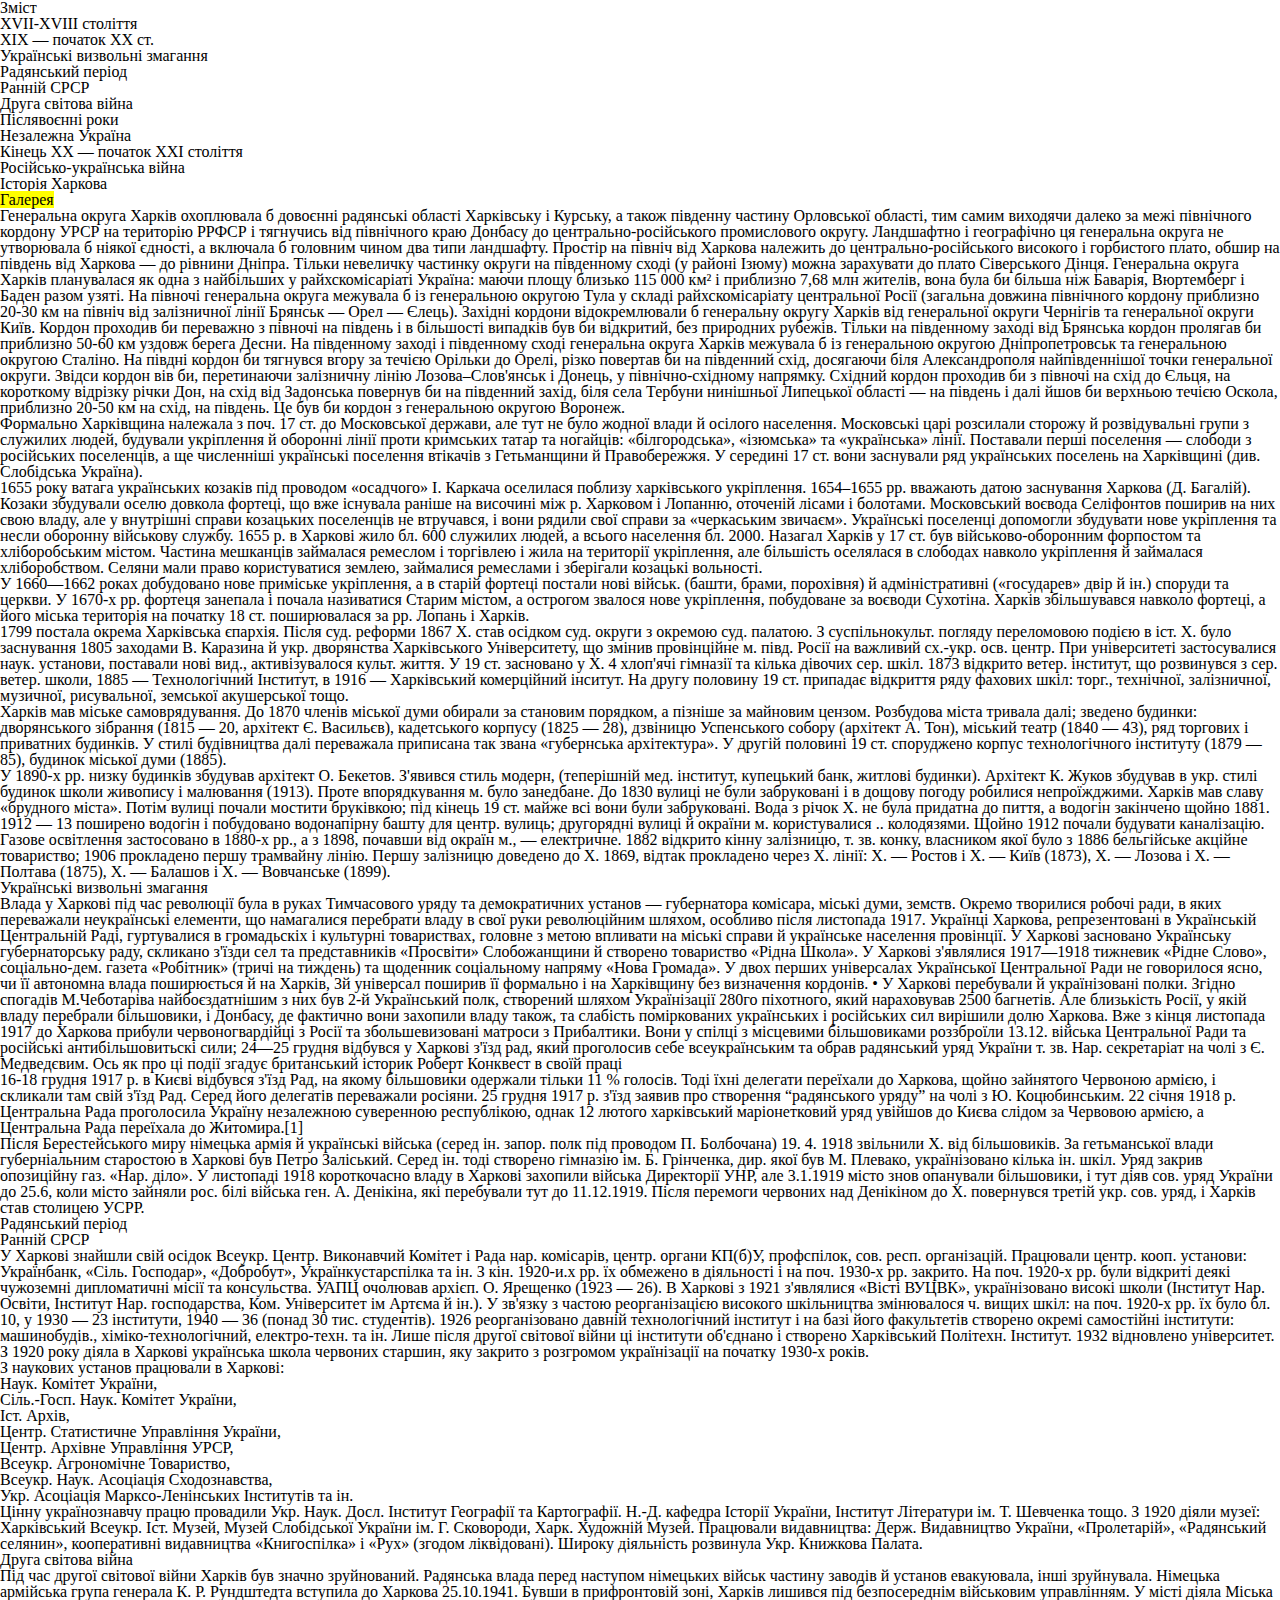
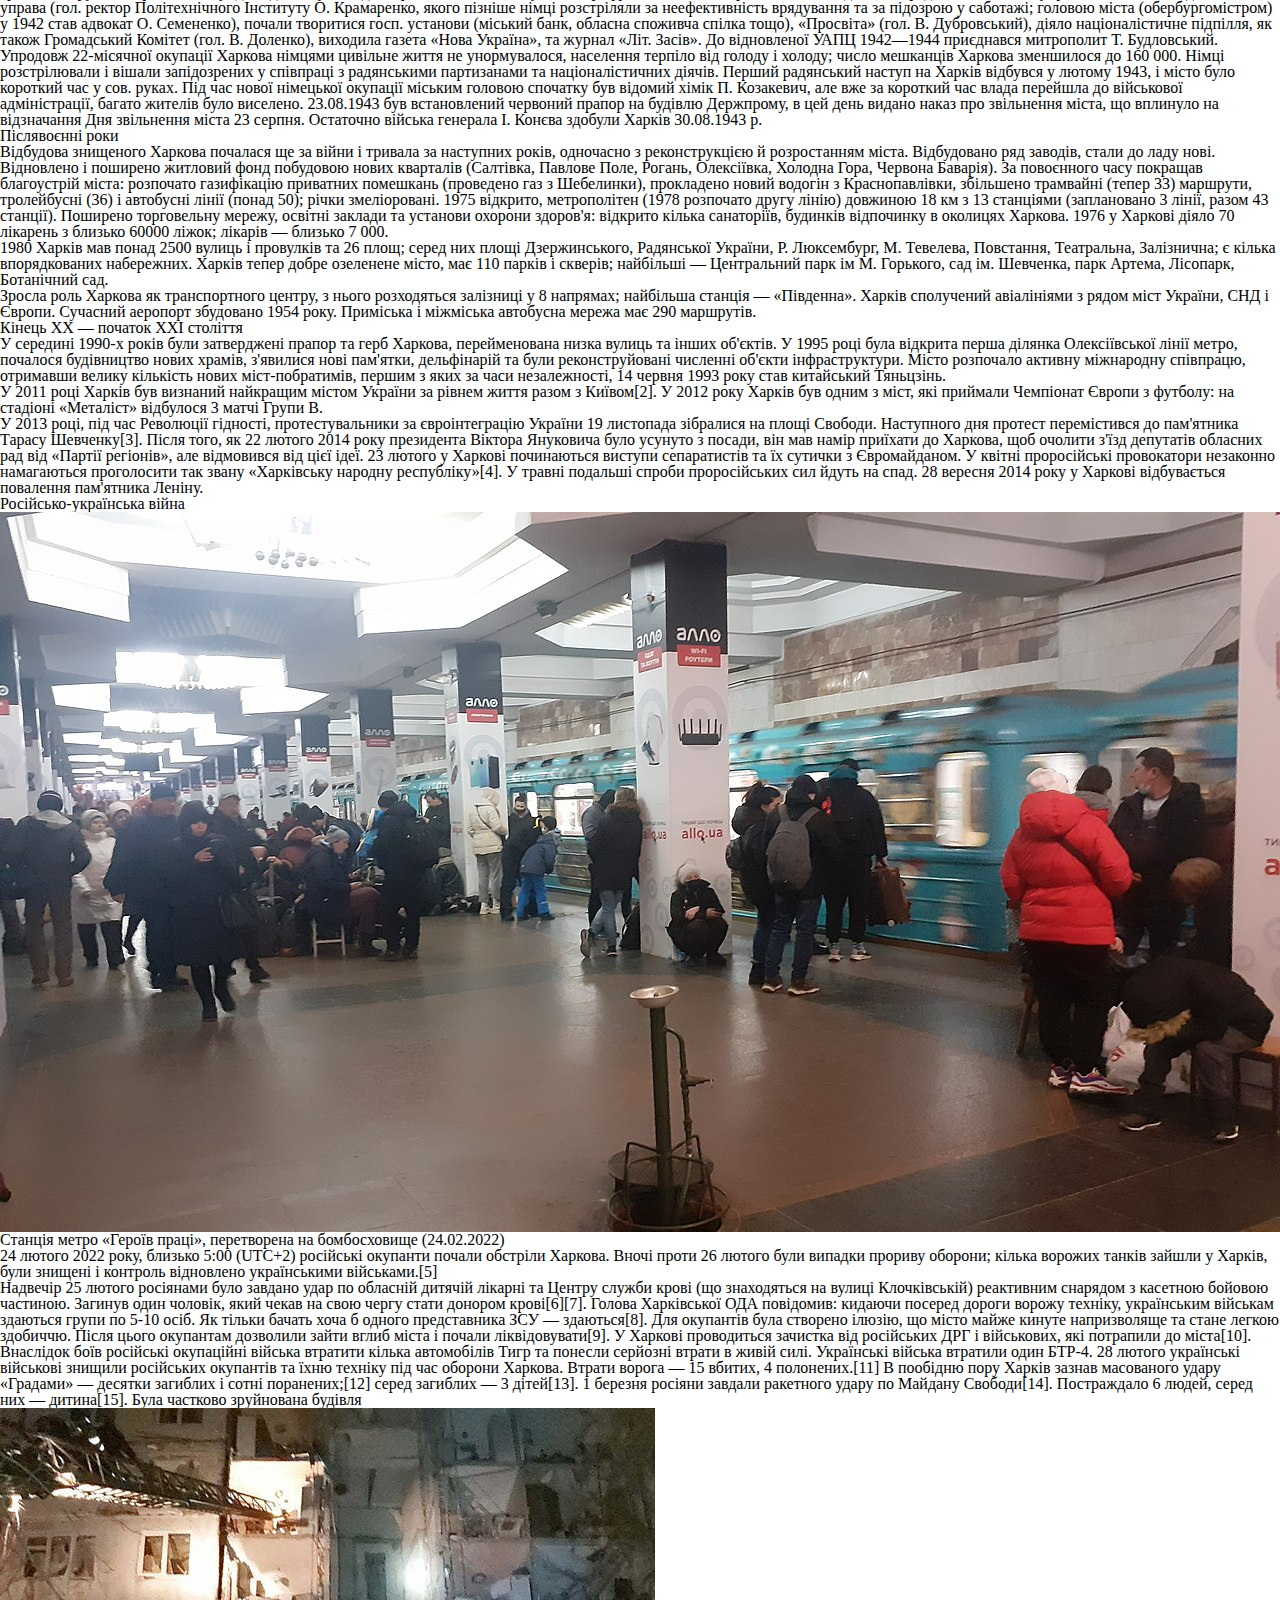
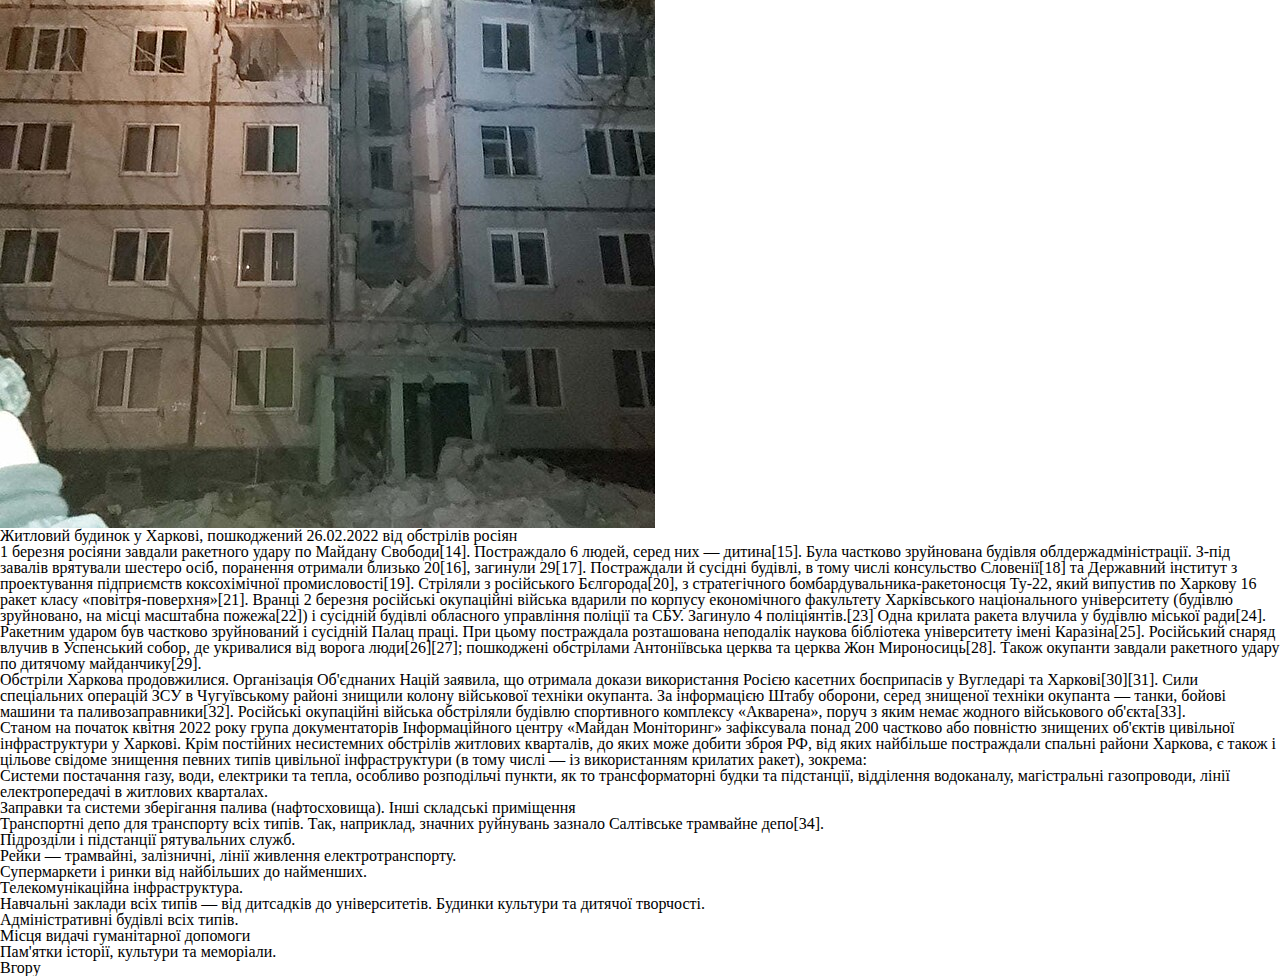
<file: lesson_3/index.html>
<!DOCTYPE html>
<html lang="uk">
<head>
	<meta charset="UTF-8">
	<meta name="viewport" content="width=device-width, initial-scale=1.0">
	<link rel="stylesheet" href="css/style.css">
	<title>Lesson 2</title>
</head>
<body>
	<header class="header">
		<h2 id="content">Зміст</h2>
		<ul class="list">
			<li class="item">
				<a href="#idcentury">XVII-XVIII століття</a>
			</li>
			<li class="item">
				<a href="#idstart">XIX — початок XX ст.</a>
			</li>
			<li class="item">
				<a href="#idcompetition">Українські визвольні змагання</a>
			</li>
			<li class="item">
				<a href="#idperiod">Радянський період</a>
				<ol class="list">
					<li class="item">
						<a href="#early">Ранній СРСР</a>
					</li>
					<li class="item">
						<a href="#idwar">Друга світова війна</a>
					</li>
					<li class="item">
						<a href="#idyears">Післявоєнні роки</a>
					</li>
				</ol>
			</li>
			<li class="item">
				<a href="#idindependence">Незалежна Україна</a>
				<ol class="list">
					<li class="item">
						<a href="#iddevelopment">Кінець ХХ — початок ХХІ століття</a>
					</li>
					<li class="item">
						<a href="#iddefense">Російсько-українська війна</a>
					</li>
				</ol>
			</li>
		</ul>
	</header>
	<main class="page">
		<h1 class="title">Історія Харкова</h1>
		<mark><a target="_blank" href="gallery.html">Галерея</a></mark>
		<p>
			Генеральна округа Харків охоплювала б довоєнні радянські області Харківську і Курську, а також південну частину Орловської області, тим самим виходячи далеко за межі північного кордону УРСР на територію РРФСР і тягнучись від північного краю Донбасу до центрально-російського промислового округу. Ландшафтно і географічно ця генеральна округа не утворювала б ніякої єдності, а включала б головним чином два типи ландшафту. Простір на північ від Харкова належить до центрально-російського високого і горбистого плато, обшир на південь від Харкова — до рівнини Дніпра. Тільки невеличку частинку округи на південному сході (у районі Ізюму) можна зарахувати до плато Сіверського Дінця. Генеральна округа Харків планувалася як одна з найбільших у райхскомісаріаті Україна: маючи площу близько 115 000 км² і приблизно 7,68 млн жителів, вона була би більша ніж Баварія, Вюртемберг і Баден разом узяті. На півночі генеральна округа межувала б із генеральною округою Тула у складі райхскомісаріату центральної Росії (загальна довжина північного кордону приблизно 20-30 км на північ від залізничної лінії Брянськ — Орел — Єлець). Західні кордони відокремлювали б генеральну округу Харків від генеральної округи Чернігів та генеральної округи Київ. Кордон проходив би переважно з півночі на південь і в більшості випадків був би відкритий, без природних рубежів. Тільки на південному заході від Брянська кордон пролягав би приблизно 50-60 км уздовж берега Десни. На південному заході і південному сході генеральна округа Харків межувала б із генеральною округою Дніпропетровськ та генеральною округою Сталіно. На півдні кордон би тягнувся вгору за течією Орільки до Орелі, різко повертав би на південний схід, досягаючи біля Александрополя найпівденнішої точки генеральної округи. Звідси кордон вів би, перетинаючи залізничну лінію Лозова–Слов'янськ і Донець, у північно-східному напрямку. Східний кордон проходив би з півночі на схід до Єльця, на короткому відрізку річки Дон, на схід від Задонська повернув би на південний захід, біля села Тербуни нинішньої Липецької області — на південь і далі йшов би верхньою течією Оскола, приблизно 20-50 км на схід, на південь. Це був би кордон з генеральною округою Воронеж.
			
		</p>
		<div id="idcentury" class="century">
			<p class="text">
				Формально Харківщина належала з поч. 17 ст. до Московської держави, але тут не було жодної влади й осілого населення. Московські царі розсилали сторожу й розвідувальні групи з служилих людей, будували укріплення й оборонні лінії проти кримських татар та ногайців: «білгородська», «ізюмська» та «українська» лінії. Поставали перші поселення — слободи з російських поселенців, а ще численніші українські поселення втікачів з Гетьманщини й Правобережжя. У середині 17 ст. вони заснували ряд українських поселень на Харківщині (див. Слобідська Україна).
			</p>
			<p class="text">
				1655 року ватага українських козаків під проводом «осадчого» І. Каркача оселилася поблизу харківського укріплення. 1654–1655 pp. вважають датою заснування Харкова (Д. Багалій). Козаки збудували оселю довкола фортеці, що вже існувала раніше на височині між р. Харковом і Лопанню, оточеній лісами і болотами. Московський воєвода Селіфонтов поширив на них свою владу, але у внутрішні справи козацьких поселенців не втручався, і вони рядили свої справи за «черкаським звичаєм». Українські поселенці допомогли збудувати нове укріплення та несли оборонну військову службу. 1655 р. в Харкові жило бл. 600 служилих людей, а всього населення бл. 2000. Назагал Харків у 17 ст. був військово-оборонним форпостом та хліборобським містом. Частина мешканців займалася ремеслом і торгівлею і жила на території укріплення, але більшість оселялася в слободах навколо укріплення й займалася хліборобством. Селяни мали право користуватися землею, займалися ремеслами і зберігали козацькі вольності.
			</p>
			<p class="text">
				У 1660—1662 роках добудовано нове приміське укріплення, а в старій фортеці постали нові військ. (башти, брами, порохівня) й адміністративні («государев» двір й ін.) споруди та церкви. У 1670-х pp. фортеця занепала і почала називатися Старим містом, а острогом звалося нове укріплення, побудоване за воєводи Сухотіна. Харків збільшувався навколо фортеці, а його міська територія на початку 18 ст. поширювалася за pp. Лопань і Харків.
			</p>
		</div>
		<div id="idstart" class="start">
			<p class="text">
				1799 постала окрема Харківська єпархія. Після суд. реформи 1867 X. став осідком суд. округи з окремою суд. палатою. З суспільнокульт. погляду переломовою подією в іст. X. було заснування 1805 заходами В. Каразина й укр. дворянства Харківського Університету, що змінив провінційне м. півд. Росії на важливий сх.-укр. осв. центр. При університеті застосувалися наук. установи, поставали нові вид., активізувалося культ. життя. У 19 ст. засновано у X. 4 хлоп'ячі гімназії та кілька дівочих сер. шкіл. 1873 відкрито ветер. інститут, що розвинувся з сер. ветер. школи, 1885 — Технологічний Інститут, в 1916 — Харківський комерційний інситут. На другу половину 19 ст. припадає відкриття ряду фахових шкіл: торг., технічної, залізничної, музичної, рисувальної, земської акушерської тощо.
			</p>
			<p class="text">
				Харків мав міське самоврядування. До 1870 членів міської думи обирали за становим порядком, а пізніше за майновим цензом. Розбудова міста тривала далі; зведено будинки: дворянського зібрання (1815 — 20, архітект Є. Васильєв), кадетського корпусу (1825 — 28), дзвіницю Успенського собору (архітект А. Тон), міський театр (1840 — 43), ряд торгових і приватних будинків. У стилі будівництва далі переважала приписана так звана «губернська архітектура». У другій половині 19 ст. споруджено корпус технологічного інституту (1879 — 85), будинок міської думи (1885).
			</p>
			<p class="text">
				У 1890-х pp. низку будинків збудував архітект О. Бекетов. З'явився стиль модерн, (теперішній мед. інститут, купецький банк, житлові будинки). Архітект К. Жуков збудував в укр. стилі будинок школи живопису і малювання (1913). Проте впорядкування м. було занедбане. До 1830 вулиці не були забруковані і в дощову погоду робилися непроїжджими. Харків мав славу «брудного міста». Потім вулиці почали мостити бруківкою; під кінець 19 ст. майже всі вони були забруковані. Вода з річок X. не була придатна до пиття, а водогін закінчено щойно 1881. 1912 — 13 поширено водогін і побудовано водонапірну башту для центр. вулиць; другорядні вулиці й окраїни м. користувалися .. колодязями. Щойно 1912 почали будувати каналізацію. Газове освітлення застосовано в 1880-х pp., а з 1898, почавши від окраїн м., — електричне. 1882 відкрито кінну залізницю, т. зв. конку, власником якої було з 1886 бельгійське акційне товариство; 1906 прокладено першу трамвайну лінію. Першу залізницю доведено до X. 1869, відтак прокладено через X. лінії: X. — Ростов і X. — Київ (1873), X. — Лозова і X. — Полтава (1875), X. — Балашов і X. — Вовчанське (1899).
			</p>
		</div>
		<div id="idcompetition" class="competition">
			<h2 class="sub-title">
				Українські визвольні змагання
			</h2>
			<p class="text">
				Влада у Харкові під час революції була в руках Тимчасового уряду та демократичних установ — губернатора комісара, міські думи, земств. Окремо творилися робочі ради, в яких переважали неукраїнські елементи, що намагалися перебрати владу в свої руки революційним шляхом, особливо після листопада 1917. Українці Харкова, репрезентовані в Українській Центральній Раді, гуртувалися в громадьскіх і культурні товариствах, головне з метою впливати на міські справи й українське населення провінції. У Харкові засновано Українську губернаторську раду, скликано з'їзди сел та представників «Просвіти» Слобожанщини й створено товариство «Рідна Школа». У Харкові з'являлися 1917—1918 тижневик «Рідне Слово», соціально-дем. газета «Робітник» (тричі на тиждень) та щоденник соціальному напряму «Нова Громада». У двох перших універсалах Української Центральної Ради не говорилося ясно, чи її автономна влада поширюється й на Харків, 3й універсал поширив її формально і на Харківщину без визначення кордонів. • У Харкові перебували й українізовані полки. Згідно спогадів М.Чеботаріва найбоєздатнішим з них був 2-й Український полк, створений шляхом Українізації 280го піхотного, який нараховував 2500 багнетів. Але близькість Росії, у якій владу перебрали більшовики, і Донбасу, де фактично вони захопили владу також, та слабість поміркованих українських і російських сил вирішили долю Харкова. Вже з кінця листопада 1917 до Харкова прибули червоногвардійці з Росії та збольшевизовані матроси з Прибалтики. Вони у спілці з місцевими більшовиками роззброїли 13.12. війська Центральної Ради та російські антибільшовитьскі сили; 24—25 грудня відбувся у Харкові з'їзд рад, який проголосив себе всеукраїнським та обрав радянський уряд України т. зв. Нар. секретаріат на чолі з Є. Медведєвим. Ось як про ці події згадує британський історик Роберт Конквест в своїй праці
			</p>
			<p class="text">
				16-18 грудня 1917 p. в Києві відбувся з'їзд Рад, на якому більшовики одержали тільки 11 % голосів. Тоді їхні делегати переїхали до Харкова, щойно зайнятого Червоною армією, і скликали там свій з'їзд Рад. Серед його делегатів переважали росіяни. 25 грудня 1917 p. з'їзд заявив про створення “радянського уряду” на чолі з Ю. Коцюбинським. 22 січня 1918 p. Центральна Рада проголосила Україну незалежною суверенною республікою, однак 12 лютого харківський маріонетковий уряд увійшов до Києва слідом за Червовою армією, а Центральна Рада переїхала до Житомира.[1]
			</p>
			<p class="text">
				Після Берестейського миру німецька армія й українські війська (серед ін. запор. полк під проводом П. Болбочана) 19. 4. 1918 звільнили X. від більшовиків. За гетьманської влади губерніальним старостою в Харкові був Петро Заліський. Серед ін. тоді створено гімназію ім. Б. Грінченка, дир. якої був М. Плевако, українізовано кілька ін. шкіл. Уряд закрив опозиційну газ. «Нар. діло». У листопаді 1918 короткочасно владу в Харкові захопили війська Директорії УНР, але 3.1.1919 місто знов опанували більшовики, і тут діяв сов. уряд України до 25.6, коли місто зайняли рос. білі війська ген. А. Денікіна, які перебували тут до 11.12.1919. Після перемоги червоних над Денікіном до X. повернувся третій укр. сов. уряд, і Харків став столицею УСРР.
			</p>
		</div>
		<div id="idperiod" class="period">
			<h2 class="sub-title">
				Радянський період
			</h2>
			<h3 id="early">Ранній СРСР</h3>
			<p class="text">
				У Харкові знайшли свій осідок Всеукр. Центр. Виконавчий Комітет і Рада нар. комісарів, центр. органи КП(б)У, профспілок, сов. респ. організацій. Працювали центр. кооп. установи: Українбанк, «Сіль. Господар», «Добробут», Українкустарспілка та ін. З кін. 1920-и.х pp. їх обмежено в діяльності і на поч. 1930-х pp. закрито. На поч. 1920-х pp. були відкриті деякі чужоземні дипломатичні місії та консульства. УАПЦ очолював архієп. О. Ярещенко (1923 — 26). В Харкові з 1921 з'являлися «Вісті ВУЦВК», українізовано високі школи (Інститут Нар. Освіти, Інститут Нар. господарства, Ком. Університет ім Артєма й ін.). У зв'язку з частою реорганізацією високого шкільництва змінювалося ч. вищих шкіл: на поч. 1920-х pp. їх було бл. 10, у 1930 — 23 інститути, 1940 — 36 (понад 30 тис. студентів). 1926 реорганізовано давній технологічний інститут і на базі його факультетів створено окремі самостійні інститути: машинобудів., хіміко-технологічний, електро-техн. та ін. Лише після другої світової війни ці інститути об'єднано і створено Харківський Політехн. Інститут. 1932 відновлено університет. З 1920 року діяла в Харкові українська школа червоних старшин, яку закрито з розгромом українізації на початку 1930-х років.
			</p>
			<p class="text">
				З наукових установ працювали в Харкові:
			</p>
			<ul class="list">
				<li>Наук. Комітет України,</li>
				<li>Сіль.-Госп. Наук. Комітет України,</li>
				<li>Іст. Архів,</li>
				<li>Центр. Статистичне Управління України,</li>
				<li>Центр. Архівне Управління УРСР,</li>
				<li>Всеукр. Агрономічне Товариство,</li>
				<li>Всеукр. Наук. Асоціація Сходознавства,</li>
				<li>Укр. Асоціація Марксо-Ленінських Інститутів та ін.</li>
			</ul>
			<p class="text">
				Цінну українознавчу працю провадили Укр. Наук. Досл. Інститут Географії та Картографії. Н.-Д. кафедра Історії України, Інститут Літератури ім. Т. Шевченка тощо. З 1920 діяли музеї: Харківський Всеукр. Іст. Музей, Музей Слобідської України ім. Г. Сковороди, Харк. Художній Музей. Працювали видавництва: Держ. Видавництво України, «Пролетарій», «Радянський селянин», кооперативні видавництва «Книгоспілка» і «Рух» (згодом ліквідовані). Широку діяльність розвинула Укр. Книжкова Палата.
			</p>
			<div id="idwar" class="war">
				<h3>Друга світова війна</h3>
				<p class="text">
					Під час другої світової війни Харків був значно зруйнований. Радянська влада перед наступом німецьких військ частину заводів й установ евакуювала, інші зруйнувала. Німецька армійська група генерала К. Р. Рундштедта вступила до Харкова 25.10.1941. Бувши в прифронтовій зоні, Харків лишився під безпосереднім військовим управлінням. У місті діяла Міська управа (гол. ректор Політехнічного Інституту О. Крамаренко, якого пізніше німці розстріляли за неефективність врядування та за підозрою у саботажі; головою міста (обербургомістром) у 1942 став адвокат О. Семененко), почали творитися госп. установи (міський банк, обласна споживча спілка тощо), «Просвіта» (гол. В. Дубровський), діяло націоналістичне підпілля, як також Громадський Комітет (гол. В. Доленко), виходила газета «Нова Україна», та журнал «Літ. Засів». До відновленої УАПЦ 1942—1944 приєднався митрополит Т. Будловський.
				</p>
				<p class="text">
					Упродовж 22-місячної окупації Харкова німцями цивільне життя не унормувалося, населення терпіло від голоду і холоду; число мешканців Харкова зменшилося до 160 000. Німці розстрілювали і вішали запідозрених у співпраці з радянськими партизанами та націоналістичних діячів. Перший радянський наступ на Харків відбувся у лютому 1943, і місто було короткий час у сов. руках. Під час нової німецької окупації міським головою спочатку був відомий хімік П. Козакевич, але вже за короткий час влада перейшла до військової адміністрації, багато жителів було виселено. 23.08.1943 був встановлений червоний прапор на будівлю Держпрому, в цей день видано наказ про звільнення міста, що вплинуло на відзначання Дня звільнення міста 23 серпня. Остаточно війська генерала І. Конєва здобули Харків 30.08.1943 р.
				</p>
			</div>
			<div id="idyears" class="years">
				<h3>Післявоєнні роки</h3>
				<p class="text">
					Відбудова знищеного Харкова почалася ще за війни і тривала за наступних років, одночасно з реконструкцією й розростанням міста. Відбудовано ряд заводів, стали до ладу нові. Відновлено і поширено житловий фонд побудовою нових кварталів (Салтівка, Павлове Поле, Рогань, Олексіївка, Холодна Гора, Червона Баварія). За повоєнного часу покращав благоустрій міста: розпочато газифікацію приватних помешкань (проведено газ з Шебелинки), прокладено новий водогін з Краснопавлівки, збільшено трамвайні (тепер 33) маршрути, тролейбусні (36) і автобусні лінії (понад 50); річки змеліоровані. 1975 відкрито, метрополітен (1978 розпочато другу лінію) довжиною 18 км з 13 станціями (заплановано 3 лінії, разом 43 станції). Поширено торговельну мережу, освітні заклади та установи охорони здоров'я: відкрито кілька санаторіїв, будинків відпочинку в околицях Харкова. 1976 у Харкові діяло 70 лікарень з близько 60000 ліжок; лікарів — близько 7 000.
				</p>
				<p class="text">
					1980 Харків мав понад 2500 вулиць і провулків та 26 площ; серед них площі Дзержинського, Радянської України, Р. Люксембург, М. Тевелева, Повстання, Театральна, Залізнична; є кілька впорядкованих набережних. Харків тепер добре озеленене місто, має 110 парків і скверів; найбільші — Центральний парк ім М. Горького, сад ім. Шевченка, парк Артема, Лісопарк, Ботанічний сад.
				</p>
				<p class="text">
					Зросла роль Харкова як транспортного центру, з нього розходяться залізниці у 8 напрямах; найбільша станція — «Південна». Харків сполучений авіалініями з рядом міст України, СНД і Європи. Сучасний аеропорт збудовано 1954 року. Приміська і міжміська автобусна мережа має 290 маршрутів.
				</p>
			</div>
			<div id="idindependence" class="independence">
				<div class="development">
					<h2 id="iddevelopment" class="sub-title">Кінець ХХ — початок ХХІ століття</h2>
					<p class="text">
						У середині 1990-х років були затверджені прапор та герб Харкова, перейменована низка вулиць та інших об'єктів. У 1995 році була відкрита перша ділянка Олексіївської лінії метро, почалося будівництво нових храмів, з'явилися нові пам'ятки, дельфінарій та були реконструйовані численні об'єкти інфраструктури. Місто розпочало активну міжнародну співпрацю, отримавши велику кількість нових міст-побратимів, першим з яких за часи незалежності, 14 червня 1993 року став китайський Тяньцзінь.
					</p>
					<p class="text">
						У 2011 році Харків був визнаний найкращим містом України за рівнем життя разом з Київом[2]. У 2012 року Харків був одним з міст, які приймали Чемпіонат Європи з футболу: на стадіоні «Металіст» відбулося 3 матчі Групи В.
					</p>
					<p class="text">
						У 2013 році, під час Революції гідності, протестувальники за євроінтеграцію України 19 листопада зібралися на площі Свободи. Наступного дня протест перемістився до пам'ятника Тарасу Шевченку[3]. Після того, як 22 лютого 2014 року президента Віктора Януковича було усунуто з посади, він мав намір приїхати до Харкова, щоб очолити з'їзд депутатів обласних рад від «Партії регіонів», але відмовився від цієї ідеї. 23 лютого у Харкові починаються виступи сепаратистів та їх сутички з Євромайданом. У квітні проросійські провокатори незаконно намагаються проголосити так звану «Харківську народну республіку»[4]. У травні подальші спроби проросійських сил йдуть на спад. 28 вересня 2014 року у Харкові відбувається повалення пам'ятника Леніну.
					</p>
				</div>
				<div id="iddefense" class="defense">
					<h2 class="sub-title">Російсько-українська війна</h2>
					<figure>
						<img src="img/image-2.jpg" alt="bomb shelter">
						<figcaption>Станція метро «Героїв праці», перетворена на бомбосховище (24.02.2022)</figcaption>
					</figure>
					<p>
						24 лютого 2022 року, близько 5:00 (UTC+2) російські окупанти почали обстріли Харкова. Вночі проти 26 лютого були випадки прориву оборони; кілька ворожих танків зайшли у Харків, були знищені і контроль відновлено українськими військами.[5]
					</p>
					<p>
						Надвечір 25 лютого росіянами було завдано удар по обласній дитячій лікарні та Центру служби крові (що знаходяться на вулиці Клочківській) реактивним снарядом з касетною бойовою частиною. Загинув один чоловік, який чекав на свою чергу стати донором крові[6][7]. Голова Харківської ОДА повідомив: кидаючи посеред дороги ворожу техніку, українським військам здаються групи по 5-10 осіб. Як тільки бачать хоча б одного представника ЗСУ — здаються[8]. Для окупантів була створено ілюзію, що місто майже кинуте напризволяще та стане легкою здобиччю. Після цього окупантам дозволили зайти вглиб міста і почали ліквідовувати[9]. У Харкові проводиться зачистка від російських ДРГ і військових, які потрапили до міста[10]. Внаслідок боїв російські окупаційні війська втратити кілька автомобілів Тигр та понесли серйозні втрати в живій силі. Українські війська втратили один БТР-4. 28 лютого українські військові знищили російських окупантів та їхню техніку під час оборони Харкова. Втрати ворога — 15 вбитих, 4 полонених.[11] В пообідню пору Харків зазнав масованого удару «Градами» — десятки загиблих і сотні поранених;[12] серед загиблих — 3 дітей[13]. 1 березня росіяни завдали ракетного удару по Майдану Свободи[14]. Постраждало 6 людей, серед них — дитина[15]. Була частково зруйнована будівля
					</p>
					<figure>
						<img src="img/image-1.jpg" alt="destroyed house">
						<figcaption>Житловий будинок у Харкові, пошкоджений 26.02.2022 від обстрілів росіян</figcaption>
					</figure>	
					<p>
						1 березня росіяни завдали ракетного удару по Майдану Свободи[14]. Постраждало 6 людей, серед них — дитина[15]. Була частково зруйнована будівля облдержадміністрації. З-під завалів врятували шестеро осіб, поранення отримали близько 20[16], загинули 29[17]. Постраждали й сусідні будівлі, в тому числі консульство Словенії[18] та Державний інститут з проектування підприємств коксохімічної промисловості[19]. Стріляли з російського Бєлгорода[20], з стратегічного бомбардувальника-ракетоносця Ту-22, який випустив по Харкову 16 ракет класу «повітря-поверхня»[21]. Вранці 2 березня російські окупаційні війська вдарили по корпусу економічного факультету Харківського національного університету (будівлю зруйновано, на місці масштабна пожежа[22]) і сусідній будівлі обласного управління поліції та СБУ. Загинуло 4 поліціянтів.[23] Одна крилата ракета влучила у будівлю міської ради[24]. Ракетним ударом був частково зруйнований і сусідній Палац праці. При цьому постраждала розташована неподалік наукова бібліотека університету імені Каразіна[25]. Російський снаряд влучив в Успенський собор, де укривалися від ворога люди[26][27]; пошкоджені обстрілами Антоніївська церква та церква Жон Мироносиць[28]. Також окупанти завдали ракетного удару по дитячому майданчику[29].
					</p>
					<p>
						Обстріли Харкова продовжилися. Організація Об'єднаних Націй заявила, що отримала докази використання Росією касетних боєприпасів у Вугледарі та Харкові[30][31]. Сили спеціальних операцій ЗСУ в Чугуївському районі знищили колону військової техніки окупанта. За інформацією Штабу оборони, серед знищеної техніки окупанта — танки, бойові машини та паливозаправники[32]. Російські окупаційні війська обстріляли будівлю спортивного комплексу «Акварена», поруч з яким немає жодного військового об'єкта[33].
					</p>
				</div>
			</div>
		</div>
	</main>
	<footer class="footer">
		<p>
			Станом на початок квітня 2022 року група документаторів Інформаційного центру «Майдан Моніторинг» зафіксувала понад 200 частково або повністю знищених об'єктів цивільної інфраструктури у Харкові. Крім постійних несистемних обстрілів житлових кварталів, до яких може добити зброя РФ, від яких найбільше постраждали спальні райони Харкова, є також і цільове свідоме знищення певних типів цивільної інфраструктури (в тому числі — із використанням крилатих ракет), зокрема:
		</p>
		<ul class="list">
			<li class="item">
				Системи постачання газу, води, електрики та тепла, особливо розподільчі пункти, як то трансформаторні будки та підстанції, відділення водоканалу, магістральні газопроводи, лінії електропередачі в житлових кварталах.
			</li>
			<li class="item">
				Заправки та системи зберігання палива (нафтосховища). Інші складські приміщення
			</li>
			<li class="item">
				Транспортні депо для транспорту всіх типів. Так, наприклад, значних руйнувань зазнало Салтівське трамвайне депо[34].
			</li>
			<li class="item">
				Підрозділи і підстанції рятувальних служб.
			</li>
			<li class="item">
				<span>Рейки — трамвайні, залізничні, лінії живлення електротранспорту.</span>
			</li>
			<li class="item">
				Супермаркети і ринки від найбільших до найменших.
			</li>
			<li class="item">
				Телекомунікаційна інфраструктура.
			</li>
			<li class="item">
				Навчальні заклади всіх типів — від дитсадків до університетів. Будинки культури та дитячої творчості.
			</li>
			<li class="item">
				Адміністративні будівлі всіх типів.
			</li>
			<li class="item">
				Місця видачі гуманітарної допомоги
			</li>
			<li class="item">
				Пам'ятки історії, культури та меморіали.
			</li>
		</ul>
		<a href="#content">Вгору</a>
	</footer>
</body>
</html>
</file>
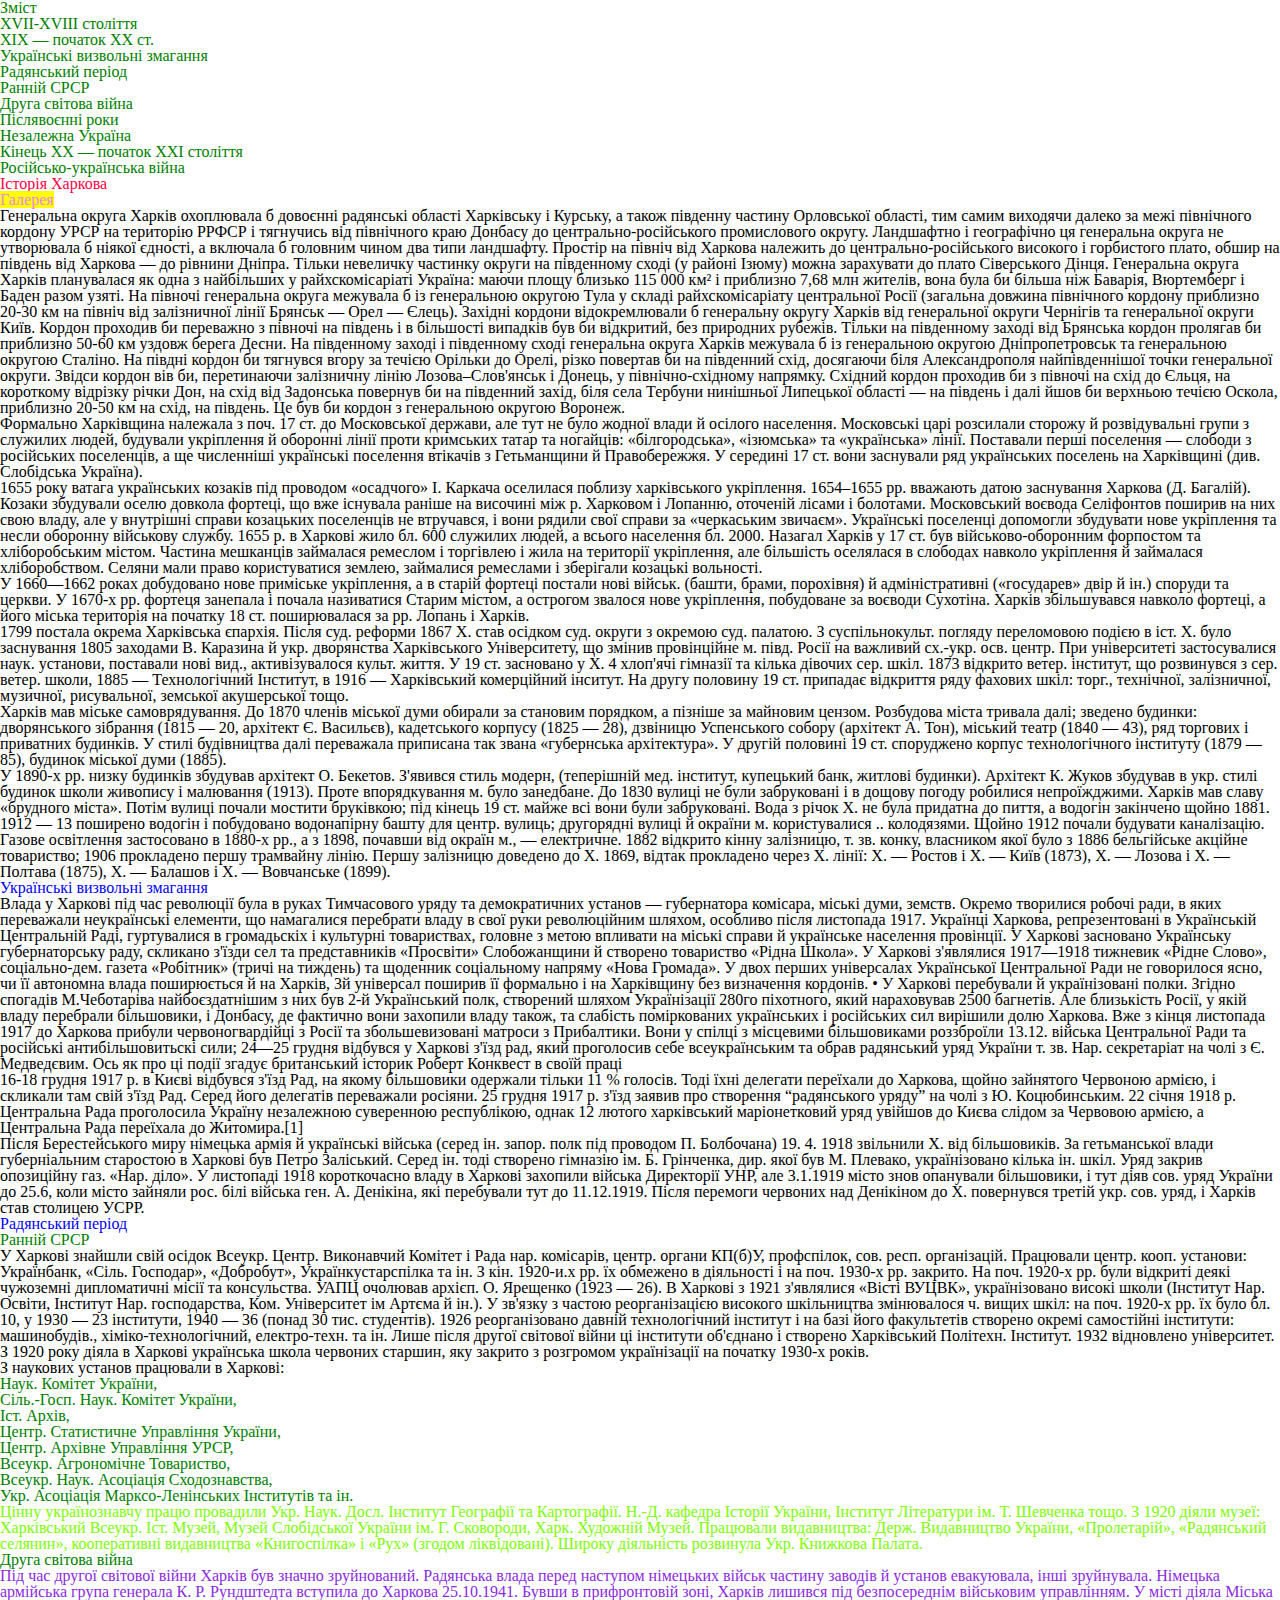
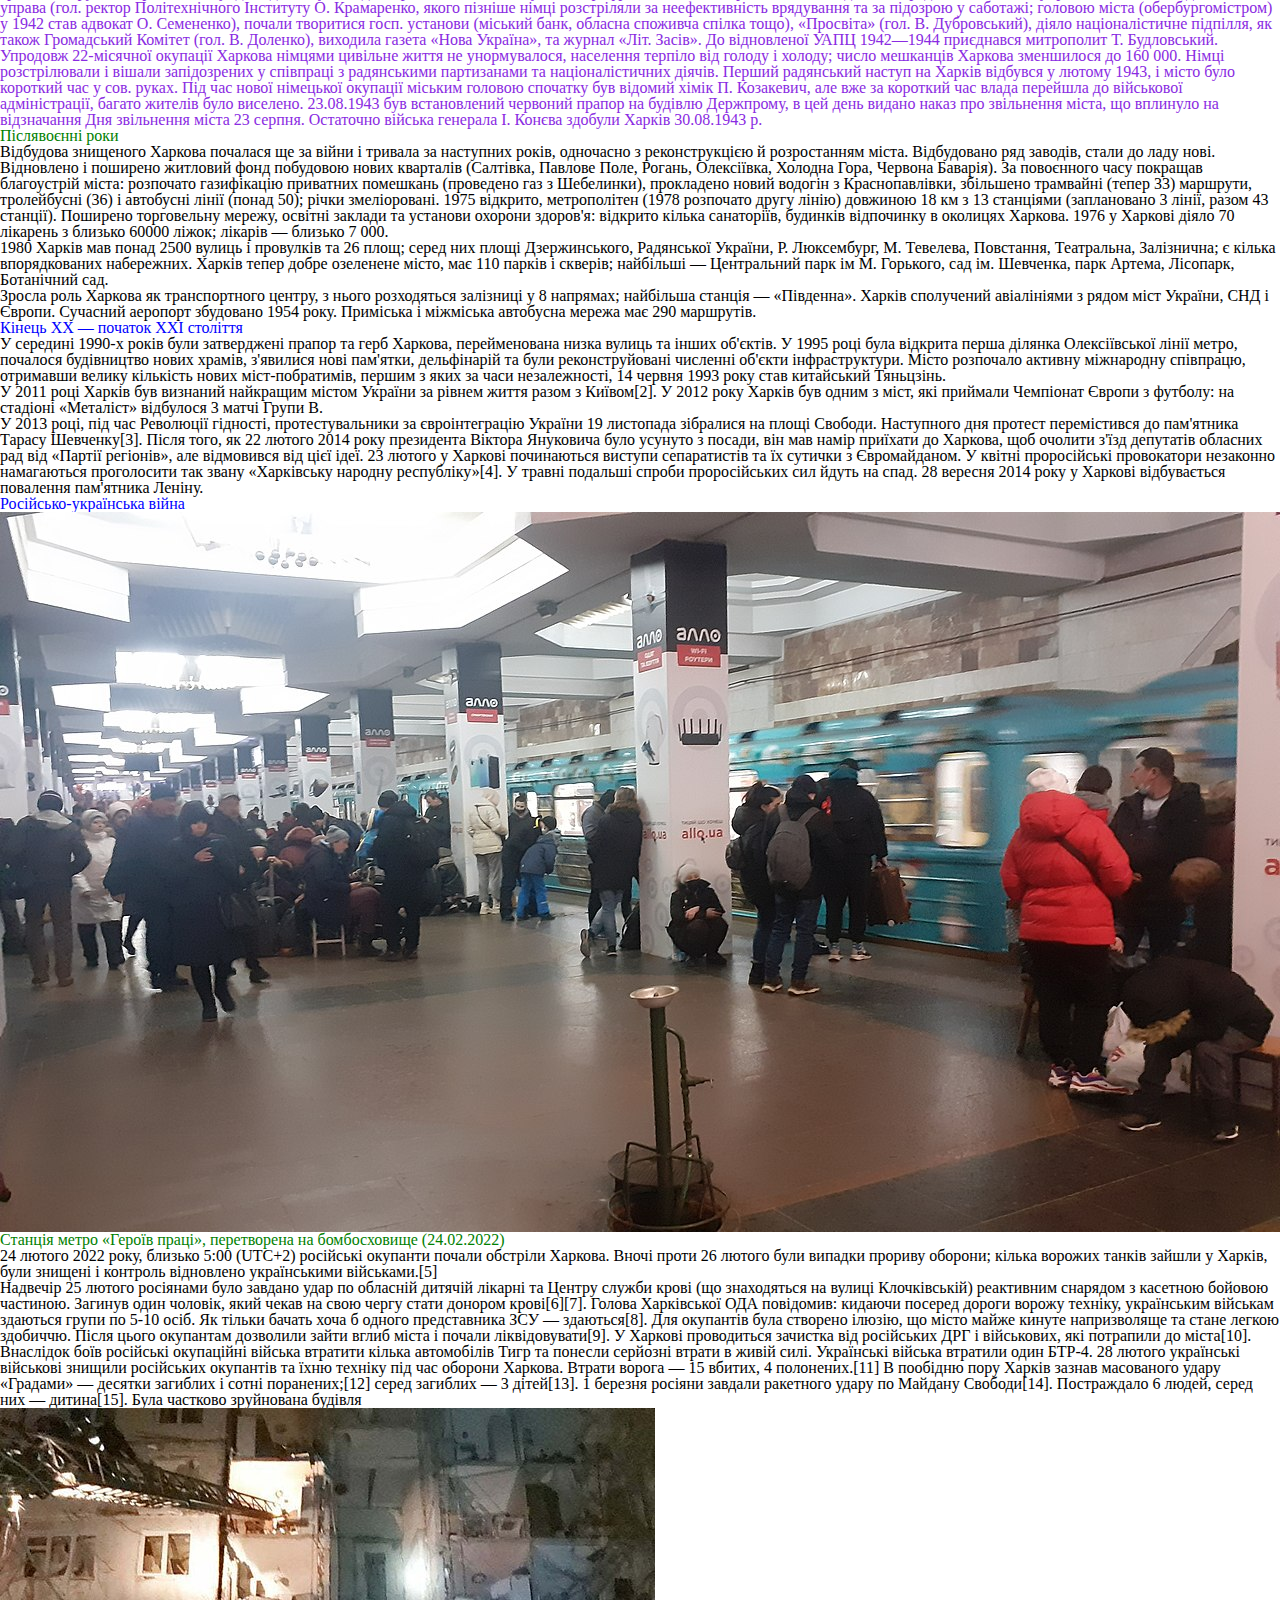
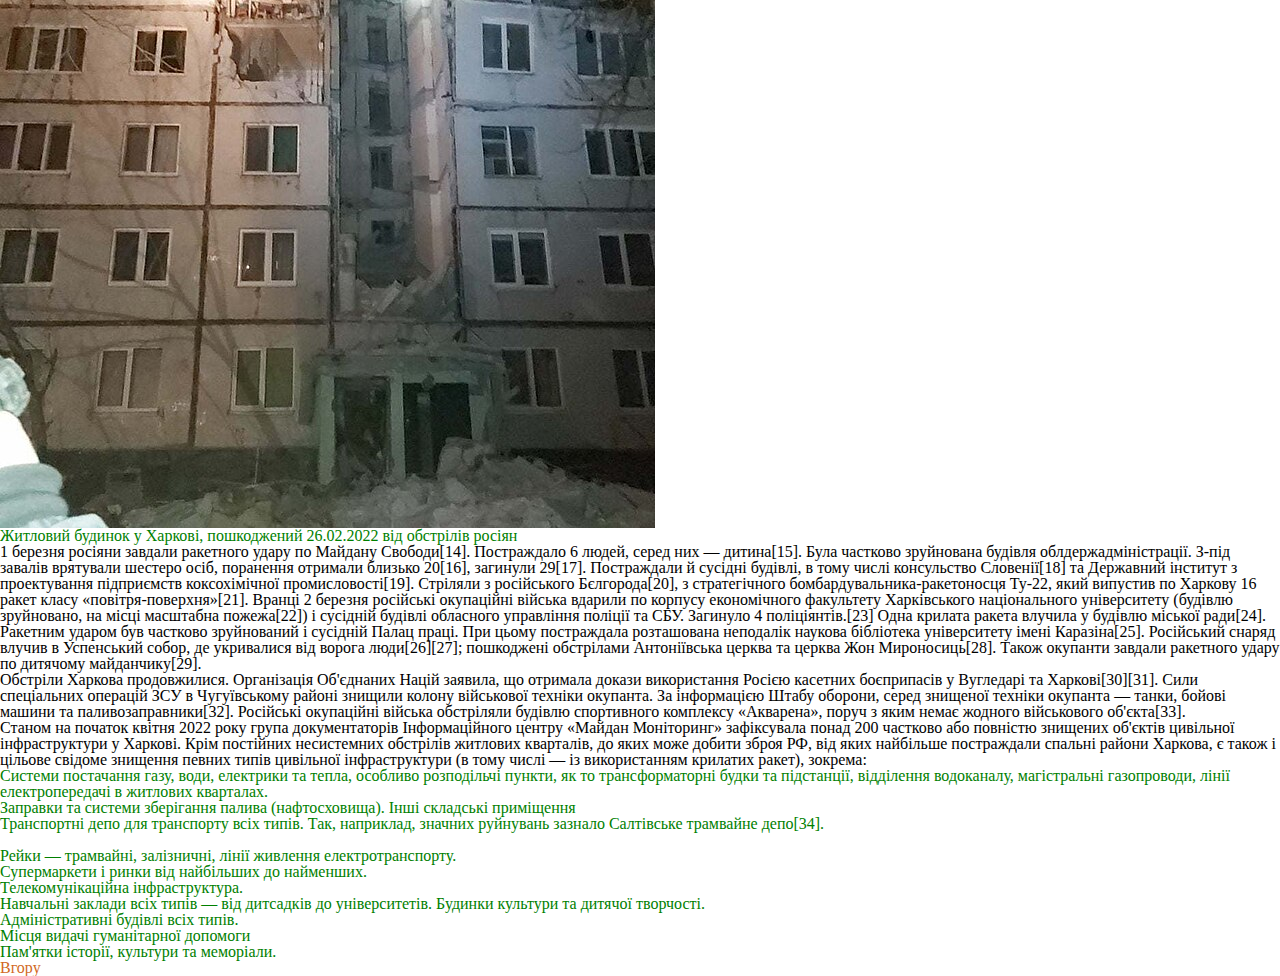
<file: lesson_4/index.html>
<!DOCTYPE html>
<html lang="uk">
<head>
	<meta charset="UTF-8">
	<meta name="viewport" content="width=device-width, initial-scale=1.0">
	<link rel="stylesheet" href="css/style.css">
	<title>Lesson 4</title>
</head>
<body>
	<header class="header">
		<h2 class="header-title" id="content">Зміст</h2>
		<ul class="list">
			<li class="item">
				<a class="link" href="#idcentury">XVII-XVIII століття</a>
			</li>
			<li class="item">
				<a class="link" href="#idstart">XIX — початок XX ст.</a>
			</li>
			<li class="item">
				<a class="link" href="#idcompetition">Українські визвольні змагання</a>
			</li>
			<li class="item">
				<a class="link" href="#idperiod">Радянський період</a>
				<ol class="list">
					<li class="item">
						<a class="link" href="#early">Ранній СРСР</a>
					</li>
					<li class="item">
						<a class="link" href="#idwar">Друга світова війна</a>
					</li>
					<li class="item">
						<a class="link" href="#idyears">Післявоєнні роки</a>
					</li>
				</ol>
			</li>
			<li class="item">
				<a class="link" href="#idindependence">Незалежна Україна</a>
				<ol class="list">
					<li class="item">
						<a class="link" href="#iddevelopment">Кінець ХХ — початок ХХІ століття</a>
					</li>
					<li class="item">
						<a class="link" href="#iddefense">Російсько-українська війна</a>
					</li>
				</ol>
			</li>
		</ul>
	</header>
	<main class="page">
		<h1 class="page__title title">Історія Харкова</h1>
		<mark><a target="_blank" href="gallery.html">Галерея</a></mark>
		<div class="text">
			<p>
				Генеральна округа Харків охоплювала б довоєнні радянські області Харківську і Курську, а також південну частину Орловської області, тим самим виходячи далеко за межі північного кордону УРСР на територію РРФСР і тягнучись від північного краю Донбасу до центрально-російського промислового округу. Ландшафтно і географічно ця генеральна округа не утворювала б ніякої єдності, а включала б головним чином два типи ландшафту. Простір на північ від Харкова належить до центрально-російського високого і горбистого плато, обшир на південь від Харкова — до рівнини Дніпра. Тільки невеличку частинку округи на південному сході (у районі Ізюму) можна зарахувати до плато Сіверського Дінця. Генеральна округа Харків планувалася як одна з найбільших у райхскомісаріаті Україна: маючи площу близько 115 000 км² і приблизно 7,68 млн жителів, вона була би більша ніж Баварія, Вюртемберг і Баден разом узяті. На півночі генеральна округа межувала б із генеральною округою Тула у складі райхскомісаріату центральної Росії (загальна довжина північного кордону приблизно 20-30 км на північ від залізничної лінії Брянськ — Орел — Єлець). Західні кордони відокремлювали б генеральну округу Харків від генеральної округи Чернігів та генеральної округи Київ. Кордон проходив би переважно з півночі на південь і в більшості випадків був би відкритий, без природних рубежів. Тільки на південному заході від Брянська кордон пролягав би приблизно 50-60 км уздовж берега Десни. На південному заході і південному сході генеральна округа Харків межувала б із генеральною округою Дніпропетровськ та генеральною округою Сталіно. На півдні кордон би тягнувся вгору за течією Орільки до Орелі, різко повертав би на південний схід, досягаючи біля Александрополя найпівденнішої точки генеральної округи. Звідси кордон вів би, перетинаючи залізничну лінію Лозова–Слов'янськ і Донець, у північно-східному напрямку. Східний кордон проходив би з півночі на схід до Єльця, на короткому відрізку річки Дон, на схід від Задонська повернув би на південний захід, біля села Тербуни нинішньої Липецької області — на південь і далі йшов би верхньою течією Оскола, приблизно 20-50 км на схід, на південь. Це був би кордон з генеральною округою Воронеж.
			</p>
		</div>
		<div id="idcentury" class="century">
			<div class="block-text">
				<p class="text">
					Формально Харківщина належала з поч. 17 ст. до Московської держави, але тут не було жодної влади й осілого населення. Московські царі розсилали сторожу й розвідувальні групи з служилих людей, будували укріплення й оборонні лінії проти кримських татар та ногайців: «білгородська», «ізюмська» та «українська» лінії. Поставали перші поселення — слободи з російських поселенців, а ще численніші українські поселення втікачів з Гетьманщини й Правобережжя. У середині 17 ст. вони заснували ряд українських поселень на Харківщині (див. Слобідська Україна).
				</p>
				<p class="text">
					1655 року ватага українських козаків під проводом «осадчого» І. Каркача оселилася поблизу харківського укріплення. 1654–1655 pp. вважають датою заснування Харкова (Д. Багалій). Козаки збудували оселю довкола фортеці, що вже існувала раніше на височині між р. Харковом і Лопанню, оточеній лісами і болотами. Московський воєвода Селіфонтов поширив на них свою владу, але у внутрішні справи козацьких поселенців не втручався, і вони рядили свої справи за «черкаським звичаєм». Українські поселенці допомогли збудувати нове укріплення та несли оборонну військову службу. 1655 р. в Харкові жило бл. 600 служилих людей, а всього населення бл. 2000. Назагал Харків у 17 ст. був військово-оборонним форпостом та хліборобським містом. Частина мешканців займалася ремеслом і торгівлею і жила на території укріплення, але більшість оселялася в слободах навколо укріплення й займалася хліборобством. Селяни мали право користуватися землею, займалися ремеслами і зберігали козацькі вольності.
				</p>
				<p class="text">
					У 1660—1662 роках добудовано нове приміське укріплення, а в старій фортеці постали нові військ. (башти, брами, порохівня) й адміністративні («государев» двір й ін.) споруди та церкви. У 1670-х pp. фортеця занепала і почала називатися Старим містом, а острогом звалося нове укріплення, побудоване за воєводи Сухотіна. Харків збільшувався навколо фортеці, а його міська територія на початку 18 ст. поширювалася за pp. Лопань і Харків.
				</p>
			</div>
		</div>
		<div id="idstart" class="start">
			<div class="block-text">
				<p class="text">
					1799 постала окрема Харківська єпархія. Після суд. реформи 1867 X. став осідком суд. округи з окремою суд. палатою. З суспільнокульт. погляду переломовою подією в іст. X. було заснування 1805 заходами В. Каразина й укр. дворянства Харківського Університету, що змінив провінційне м. півд. Росії на важливий сх.-укр. осв. центр. При університеті застосувалися наук. установи, поставали нові вид., активізувалося культ. життя. У 19 ст. засновано у X. 4 хлоп'ячі гімназії та кілька дівочих сер. шкіл. 1873 відкрито ветер. інститут, що розвинувся з сер. ветер. школи, 1885 — Технологічний Інститут, в 1916 — Харківський комерційний інситут. На другу половину 19 ст. припадає відкриття ряду фахових шкіл: торг., технічної, залізничної, музичної, рисувальної, земської акушерської тощо.
				</p>
				<p class="text">
					Харків мав міське самоврядування. До 1870 членів міської думи обирали за становим порядком, а пізніше за майновим цензом. Розбудова міста тривала далі; зведено будинки: дворянського зібрання (1815 — 20, архітект Є. Васильєв), кадетського корпусу (1825 — 28), дзвіницю Успенського собору (архітект А. Тон), міський театр (1840 — 43), ряд торгових і приватних будинків. У стилі будівництва далі переважала приписана так звана «губернська архітектура». У другій половині 19 ст. споруджено корпус технологічного інституту (1879 — 85), будинок міської думи (1885).
				</p>
				<p class="text">
					У 1890-х pp. низку будинків збудував архітект О. Бекетов. З'явився стиль модерн, (теперішній мед. інститут, купецький банк, житлові будинки). Архітект К. Жуков збудував в укр. стилі будинок школи живопису і малювання (1913). Проте впорядкування м. було занедбане. До 1830 вулиці не були забруковані і в дощову погоду робилися непроїжджими. Харків мав славу «брудного міста». Потім вулиці почали мостити бруківкою; під кінець 19 ст. майже всі вони були забруковані. Вода з річок X. не була придатна до пиття, а водогін закінчено щойно 1881. 1912 — 13 поширено водогін і побудовано водонапірну башту для центр. вулиць; другорядні вулиці й окраїни м. користувалися .. колодязями. Щойно 1912 почали будувати каналізацію. Газове освітлення застосовано в 1880-х pp., а з 1898, почавши від окраїн м., — електричне. 1882 відкрито кінну залізницю, т. зв. конку, власником якої було з 1886 бельгійське акційне товариство; 1906 прокладено першу трамвайну лінію. Першу залізницю доведено до X. 1869, відтак прокладено через X. лінії: X. — Ростов і X. — Київ (1873), X. — Лозова і X. — Полтава (1875), X. — Балашов і X. — Вовчанське (1899).
				</p>
			</div>
		</div>
		<div id="idcompetition" class="competition">
			<h2 class="sub-title">
				Українські визвольні змагання
			</h2>
			<div class="block-text">
				<p class="text">
					Влада у Харкові під час революції була в руках Тимчасового уряду та демократичних установ — губернатора комісара, міські думи, земств. Окремо творилися робочі ради, в яких переважали неукраїнські елементи, що намагалися перебрати владу в свої руки революційним шляхом, особливо після листопада 1917. Українці Харкова, репрезентовані в Українській Центральній Раді, гуртувалися в громадьскіх і культурні товариствах, головне з метою впливати на міські справи й українське населення провінції. У Харкові засновано Українську губернаторську раду, скликано з'їзди сел та представників «Просвіти» Слобожанщини й створено товариство «Рідна Школа». У Харкові з'являлися 1917—1918 тижневик «Рідне Слово», соціально-дем. газета «Робітник» (тричі на тиждень) та щоденник соціальному напряму «Нова Громада». У двох перших універсалах Української Центральної Ради не говорилося ясно, чи її автономна влада поширюється й на Харків, 3й універсал поширив її формально і на Харківщину без визначення кордонів. • У Харкові перебували й українізовані полки. Згідно спогадів М.Чеботаріва найбоєздатнішим з них був 2-й Український полк, створений шляхом Українізації 280го піхотного, який нараховував 2500 багнетів. Але близькість Росії, у якій владу перебрали більшовики, і Донбасу, де фактично вони захопили владу також, та слабість поміркованих українських і російських сил вирішили долю Харкова. Вже з кінця листопада 1917 до Харкова прибули червоногвардійці з Росії та збольшевизовані матроси з Прибалтики. Вони у спілці з місцевими більшовиками роззброїли 13.12. війська Центральної Ради та російські антибільшовитьскі сили; 24—25 грудня відбувся у Харкові з'їзд рад, який проголосив себе всеукраїнським та обрав радянський уряд України т. зв. Нар. секретаріат на чолі з Є. Медведєвим. Ось як про ці події згадує британський історик Роберт Конквест в своїй праці
				</p>
				<p class="text">
					16-18 грудня 1917 p. в Києві відбувся з'їзд Рад, на якому більшовики одержали тільки 11 % голосів. Тоді їхні делегати переїхали до Харкова, щойно зайнятого Червоною армією, і скликали там свій з'їзд Рад. Серед його делегатів переважали росіяни. 25 грудня 1917 p. з'їзд заявив про створення “радянського уряду” на чолі з Ю. Коцюбинським. 22 січня 1918 p. Центральна Рада проголосила Україну незалежною суверенною республікою, однак 12 лютого харківський маріонетковий уряд увійшов до Києва слідом за Червовою армією, а Центральна Рада переїхала до Житомира.[1]
				</p>
				<p class="text">
					Після Берестейського миру німецька армія й українські війська (серед ін. запор. полк під проводом П. Болбочана) 19. 4. 1918 звільнили X. від більшовиків. За гетьманської влади губерніальним старостою в Харкові був Петро Заліський. Серед ін. тоді створено гімназію ім. Б. Грінченка, дир. якої був М. Плевако, українізовано кілька ін. шкіл. Уряд закрив опозиційну газ. «Нар. діло». У листопаді 1918 короткочасно владу в Харкові захопили війська Директорії УНР, але 3.1.1919 місто знов опанували більшовики, і тут діяв сов. уряд України до 25.6, коли місто зайняли рос. білі війська ген. А. Денікіна, які перебували тут до 11.12.1919. Після перемоги червоних над Денікіном до X. повернувся третій укр. сов. уряд, і Харків став столицею УСРР.
				</p>
			</div>
		</div>
		<div id="idperiod" class="period">
			<h2 class="sub-title">
				Радянський період
			</h2>
			<h3 id="early">Ранній СРСР</h3>
			<div class="block-text">
				<p class="text">
					У Харкові знайшли свій осідок Всеукр. Центр. Виконавчий Комітет і Рада нар. комісарів, центр. органи КП(б)У, профспілок, сов. респ. організацій. Працювали центр. кооп. установи: Українбанк, «Сіль. Господар», «Добробут», Українкустарспілка та ін. З кін. 1920-и.х pp. їх обмежено в діяльності і на поч. 1930-х pp. закрито. На поч. 1920-х pp. були відкриті деякі чужоземні дипломатичні місії та консульства. УАПЦ очолював архієп. О. Ярещенко (1923 — 26). В Харкові з 1921 з'являлися «Вісті ВУЦВК», українізовано високі школи (Інститут Нар. Освіти, Інститут Нар. господарства, Ком. Університет ім Артєма й ін.). У зв'язку з частою реорганізацією високого шкільництва змінювалося ч. вищих шкіл: на поч. 1920-х pp. їх було бл. 10, у 1930 — 23 інститути, 1940 — 36 (понад 30 тис. студентів). 1926 реорганізовано давній технологічний інститут і на базі його факультетів створено окремі самостійні інститути: машинобудів., хіміко-технологічний, електро-техн. та ін. Лише після другої світової війни ці інститути об'єднано і створено Харківський Політехн. Інститут. 1932 відновлено університет. З 1920 року діяла в Харкові українська школа червоних старшин, яку закрито з розгромом українізації на початку 1930-х років.
				</p>
				<p class="text">
					З наукових установ працювали в Харкові:
				</p>
				<ul class="list">
					<li>Наук. Комітет України,</li>
					<li>Сіль.-Госп. Наук. Комітет України,</li>
					<li>Іст. Архів,</li>
					<li>Центр. Статистичне Управління України,</li>
					<li>Центр. Архівне Управління УРСР,</li>
					<li>Всеукр. Агрономічне Товариство,</li>
					<li>Всеукр. Наук. Асоціація Сходознавства,</li>
					<li>Укр. Асоціація Марксо-Ленінських Інститутів та ін.</li>
				</ul>
				<p class="text">
					Цінну українознавчу працю провадили Укр. Наук. Досл. Інститут Географії та Картографії. Н.-Д. кафедра Історії України, Інститут Літератури ім. Т. Шевченка тощо. З 1920 діяли музеї: Харківський Всеукр. Іст. Музей, Музей Слобідської України ім. Г. Сковороди, Харк. Художній Музей. Працювали видавництва: Держ. Видавництво України, «Пролетарій», «Радянський селянин», кооперативні видавництва «Книгоспілка» і «Рух» (згодом ліквідовані). Широку діяльність розвинула Укр. Книжкова Палата.
				</p>
			</div>
			<div id="idwar" class="war">
				<h3>Друга світова війна</h3>
				<div class="block-text">
					<p class="text">
						Під час другої світової війни Харків був значно зруйнований. Радянська влада перед наступом німецьких військ частину заводів й установ евакуювала, інші зруйнувала. Німецька армійська група генерала К. Р. Рундштедта вступила до Харкова 25.10.1941. Бувши в прифронтовій зоні, Харків лишився під безпосереднім військовим управлінням. У місті діяла Міська управа (гол. ректор Політехнічного Інституту О. Крамаренко, якого пізніше німці розстріляли за неефективність врядування та за підозрою у саботажі; головою міста (обербургомістром) у 1942 став адвокат О. Семененко), почали творитися госп. установи (міський банк, обласна споживча спілка тощо), «Просвіта» (гол. В. Дубровський), діяло націоналістичне підпілля, як також Громадський Комітет (гол. В. Доленко), виходила газета «Нова Україна», та журнал «Літ. Засів». До відновленої УАПЦ 1942—1944 приєднався митрополит Т. Будловський.
					</p>
					<p class="text">
						Упродовж 22-місячної окупації Харкова німцями цивільне життя не унормувалося, населення терпіло від голоду і холоду; число мешканців Харкова зменшилося до 160 000. Німці розстрілювали і вішали запідозрених у співпраці з радянськими партизанами та націоналістичних діячів. Перший радянський наступ на Харків відбувся у лютому 1943, і місто було короткий час у сов. руках. Під час нової німецької окупації міським головою спочатку був відомий хімік П. Козакевич, але вже за короткий час влада перейшла до військової адміністрації, багато жителів було виселено. 23.08.1943 був встановлений червоний прапор на будівлю Держпрому, в цей день видано наказ про звільнення міста, що вплинуло на відзначання Дня звільнення міста 23 серпня. Остаточно війська генерала І. Конєва здобули Харків 30.08.1943 р.
					</p>
				</div>
			</div>
			<div id="idyears" class="years">
				<h3>Післявоєнні роки</h3>
				<div class="block-text">
					<p class="text">
						Відбудова знищеного Харкова почалася ще за війни і тривала за наступних років, одночасно з реконструкцією й розростанням міста. Відбудовано ряд заводів, стали до ладу нові. Відновлено і поширено житловий фонд побудовою нових кварталів (Салтівка, Павлове Поле, Рогань, Олексіївка, Холодна Гора, Червона Баварія). За повоєнного часу покращав благоустрій міста: розпочато газифікацію приватних помешкань (проведено газ з Шебелинки), прокладено новий водогін з Краснопавлівки, збільшено трамвайні (тепер 33) маршрути, тролейбусні (36) і автобусні лінії (понад 50); річки змеліоровані. 1975 відкрито, метрополітен (1978 розпочато другу лінію) довжиною 18 км з 13 станціями (заплановано 3 лінії, разом 43 станції). Поширено торговельну мережу, освітні заклади та установи охорони здоров'я: відкрито кілька санаторіїв, будинків відпочинку в околицях Харкова. 1976 у Харкові діяло 70 лікарень з близько 60000 ліжок; лікарів — близько 7 000.
					</p>
					<p class="text">
						1980 Харків мав понад 2500 вулиць і провулків та 26 площ; серед них площі Дзержинського, Радянської України, Р. Люксембург, М. Тевелева, Повстання, Театральна, Залізнична; є кілька впорядкованих набережних. Харків тепер добре озеленене місто, має 110 парків і скверів; найбільші — Центральний парк ім М. Горького, сад ім. Шевченка, парк Артема, Лісопарк, Ботанічний сад.
					</p>
					<p class="text">
						Зросла роль Харкова як транспортного центру, з нього розходяться залізниці у 8 напрямах; найбільша станція — «Південна». Харків сполучений авіалініями з рядом міст України, СНД і Європи. Сучасний аеропорт збудовано 1954 року. Приміська і міжміська автобусна мережа має 290 маршрутів.
					</p>
				</div>
			</div>
			<div id="idindependence" class="independence">
				<div class="development">
					<h2 id="iddevelopment" class="sub-title">Кінець ХХ — початок ХХІ століття</h2>
					<div class="block-text">
						<p class="text">
							У середині 1990-х років були затверджені прапор та герб Харкова, перейменована низка вулиць та інших об'єктів. У 1995 році була відкрита перша ділянка Олексіївської лінії метро, почалося будівництво нових храмів, з'явилися нові пам'ятки, дельфінарій та були реконструйовані численні об'єкти інфраструктури. Місто розпочало активну міжнародну співпрацю, отримавши велику кількість нових міст-побратимів, першим з яких за часи незалежності, 14 червня 1993 року став китайський Тяньцзінь.
						</p>
						<p class="text">
							У 2011 році Харків був визнаний найкращим містом України за рівнем життя разом з Київом[2]. У 2012 року Харків був одним з міст, які приймали Чемпіонат Європи з футболу: на стадіоні «Металіст» відбулося 3 матчі Групи В.
						</p>
						<p class="text">
							У 2013 році, під час Революції гідності, протестувальники за євроінтеграцію України 19 листопада зібралися на площі Свободи. Наступного дня протест перемістився до пам'ятника Тарасу Шевченку[3]. Після того, як 22 лютого 2014 року президента Віктора Януковича було усунуто з посади, він мав намір приїхати до Харкова, щоб очолити з'їзд депутатів обласних рад від «Партії регіонів», але відмовився від цієї ідеї. 23 лютого у Харкові починаються виступи сепаратистів та їх сутички з Євромайданом. У квітні проросійські провокатори незаконно намагаються проголосити так звану «Харківську народну республіку»[4]. У травні подальші спроби проросійських сил йдуть на спад. 28 вересня 2014 року у Харкові відбувається повалення пам'ятника Леніну.
						</p>
					</div>
				</div>
				<div id="iddefense" class="defense">
					<h2 class="sub-title">Російсько-українська війна</h2>
					<figure>
						<img src="img/image-2.jpg" alt="bomb shelter">
						<figcaption>Станція метро «Героїв праці», перетворена на бомбосховище (24.02.2022)</figcaption>
					</figure>
					<div class="block-text">
						<p>
							24 лютого 2022 року, близько 5:00 (UTC+2) російські окупанти почали обстріли Харкова. Вночі проти 26 лютого були випадки прориву оборони; кілька ворожих танків зайшли у Харків, були знищені і контроль відновлено українськими військами.[5]
						</p>
						<p>
							Надвечір 25 лютого росіянами було завдано удар по обласній дитячій лікарні та Центру служби крові (що знаходяться на вулиці Клочківській) реактивним снарядом з касетною бойовою частиною. Загинув один чоловік, який чекав на свою чергу стати донором крові[6][7]. Голова Харківської ОДА повідомив: кидаючи посеред дороги ворожу техніку, українським військам здаються групи по 5-10 осіб. Як тільки бачать хоча б одного представника ЗСУ — здаються[8]. Для окупантів була створено ілюзію, що місто майже кинуте напризволяще та стане легкою здобиччю. Після цього окупантам дозволили зайти вглиб міста і почали ліквідовувати[9]. У Харкові проводиться зачистка від російських ДРГ і військових, які потрапили до міста[10]. Внаслідок боїв російські окупаційні війська втратити кілька автомобілів Тигр та понесли серйозні втрати в живій силі. Українські війська втратили один БТР-4. 28 лютого українські військові знищили російських окупантів та їхню техніку під час оборони Харкова. Втрати ворога — 15 вбитих, 4 полонених.[11] В пообідню пору Харків зазнав масованого удару «Градами» — десятки загиблих і сотні поранених;[12] серед загиблих — 3 дітей[13]. 1 березня росіяни завдали ракетного удару по Майдану Свободи[14]. Постраждало 6 людей, серед них — дитина[15]. Була частково зруйнована будівля
						</p>
					</div>
					<figure>
						<img src="img/image-1.jpg" alt="destroyed house">
						<figcaption>Житловий будинок у Харкові, пошкоджений 26.02.2022 від обстрілів росіян</figcaption>
					</figure>	
					<div class="block-text">
						<p>
							1 березня росіяни завдали ракетного удару по Майдану Свободи[14]. Постраждало 6 людей, серед них — дитина[15]. Була частково зруйнована будівля облдержадміністрації. З-під завалів врятували шестеро осіб, поранення отримали близько 20[16], загинули 29[17]. Постраждали й сусідні будівлі, в тому числі консульство Словенії[18] та Державний інститут з проектування підприємств коксохімічної промисловості[19]. Стріляли з російського Бєлгорода[20], з стратегічного бомбардувальника-ракетоносця Ту-22, який випустив по Харкову 16 ракет класу «повітря-поверхня»[21]. Вранці 2 березня російські окупаційні війська вдарили по корпусу економічного факультету Харківського національного університету (будівлю зруйновано, на місці масштабна пожежа[22]) і сусідній будівлі обласного управління поліції та СБУ. Загинуло 4 поліціянтів.[23] Одна крилата ракета влучила у будівлю міської ради[24]. Ракетним ударом був частково зруйнований і сусідній Палац праці. При цьому постраждала розташована неподалік наукова бібліотека університету імені Каразіна[25]. Російський снаряд влучив в Успенський собор, де укривалися від ворога люди[26][27]; пошкоджені обстрілами Антоніївська церква та церква Жон Мироносиць[28]. Також окупанти завдали ракетного удару по дитячому майданчику[29].
						</p>
						<p>
							Обстріли Харкова продовжилися. Організація Об'єднаних Націй заявила, що отримала докази використання Росією касетних боєприпасів у Вугледарі та Харкові[30][31]. Сили спеціальних операцій ЗСУ в Чугуївському районі знищили колону військової техніки окупанта. За інформацією Штабу оборони, серед знищеної техніки окупанта — танки, бойові машини та паливозаправники[32]. Російські окупаційні війська обстріляли будівлю спортивного комплексу «Акварена», поруч з яким немає жодного військового об'єкта[33].
						</p>
					</div>
				</div>
			</div>
		</div>
	</main>
	<footer class="footer">
		<p>
			Станом на початок квітня 2022 року група документаторів Інформаційного центру «Майдан Моніторинг» зафіксувала понад 200 частково або повністю знищених об'єктів цивільної інфраструктури у Харкові. Крім постійних несистемних обстрілів житлових кварталів, до яких може добити зброя РФ, від яких найбільше постраждали спальні райони Харкова, є також і цільове свідоме знищення певних типів цивільної інфраструктури (в тому числі — із використанням крилатих ракет), зокрема:
		</p>
		<ul class="list">
			<li class="item">
				Системи постачання газу, води, електрики та тепла, особливо розподільчі пункти, як то трансформаторні будки та підстанції, відділення водоканалу, магістральні газопроводи, лінії електропередачі в житлових кварталах.
			</li>
			<li class="item">
				Заправки та системи зберігання палива (нафтосховища). Інші складські приміщення
			</li>
			<li class="item">
				Транспортні депо для транспорту всіх типів. Так, наприклад, значних руйнувань зазнало Салтівське трамвайне депо[34].
			</li>
			<li  class="item item-color">
				Підрозділи і підстанції рятувальних служб.
			</li>
			<li class="item">
				<span>Рейки — трамвайні, залізничні, лінії живлення електротранспорту.</span>
			</li>
			<li class="item">
				Супермаркети і ринки від найбільших до найменших.
			</li>
			<li class="item">
				Телекомунікаційна інфраструктура.
			</li>
			<li class="item">
				Навчальні заклади всіх типів — від дитсадків до університетів. Будинки культури та дитячої творчості.
			</li>
			<li class="item">
				Адміністративні будівлі всіх типів.
			</li>
			<li class="item">
				Місця видачі гуманітарної допомоги
			</li>
			<li class="item">
				Пам'ятки історії, культури та меморіали.
			</li>
		</ul>
		<a href="#content">Вгору</a>
	</footer>
</body>
</html>
</file>
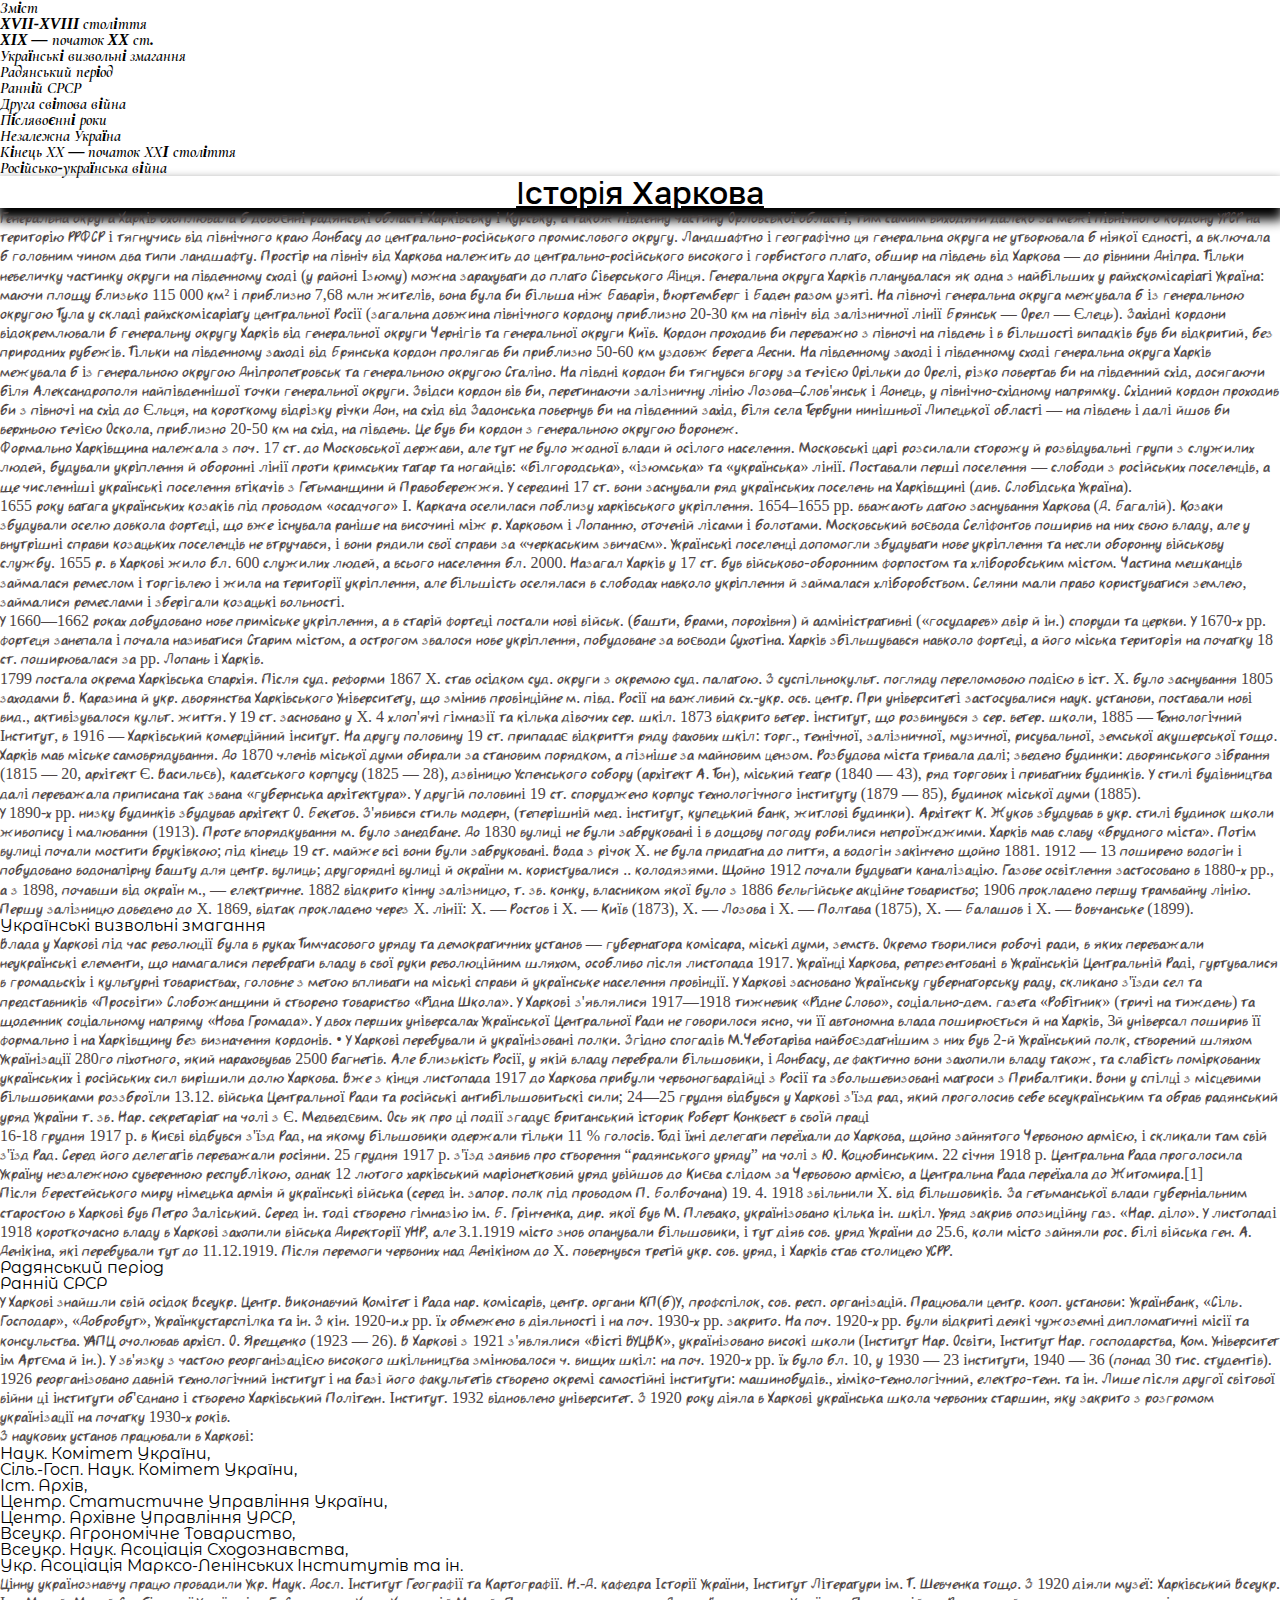
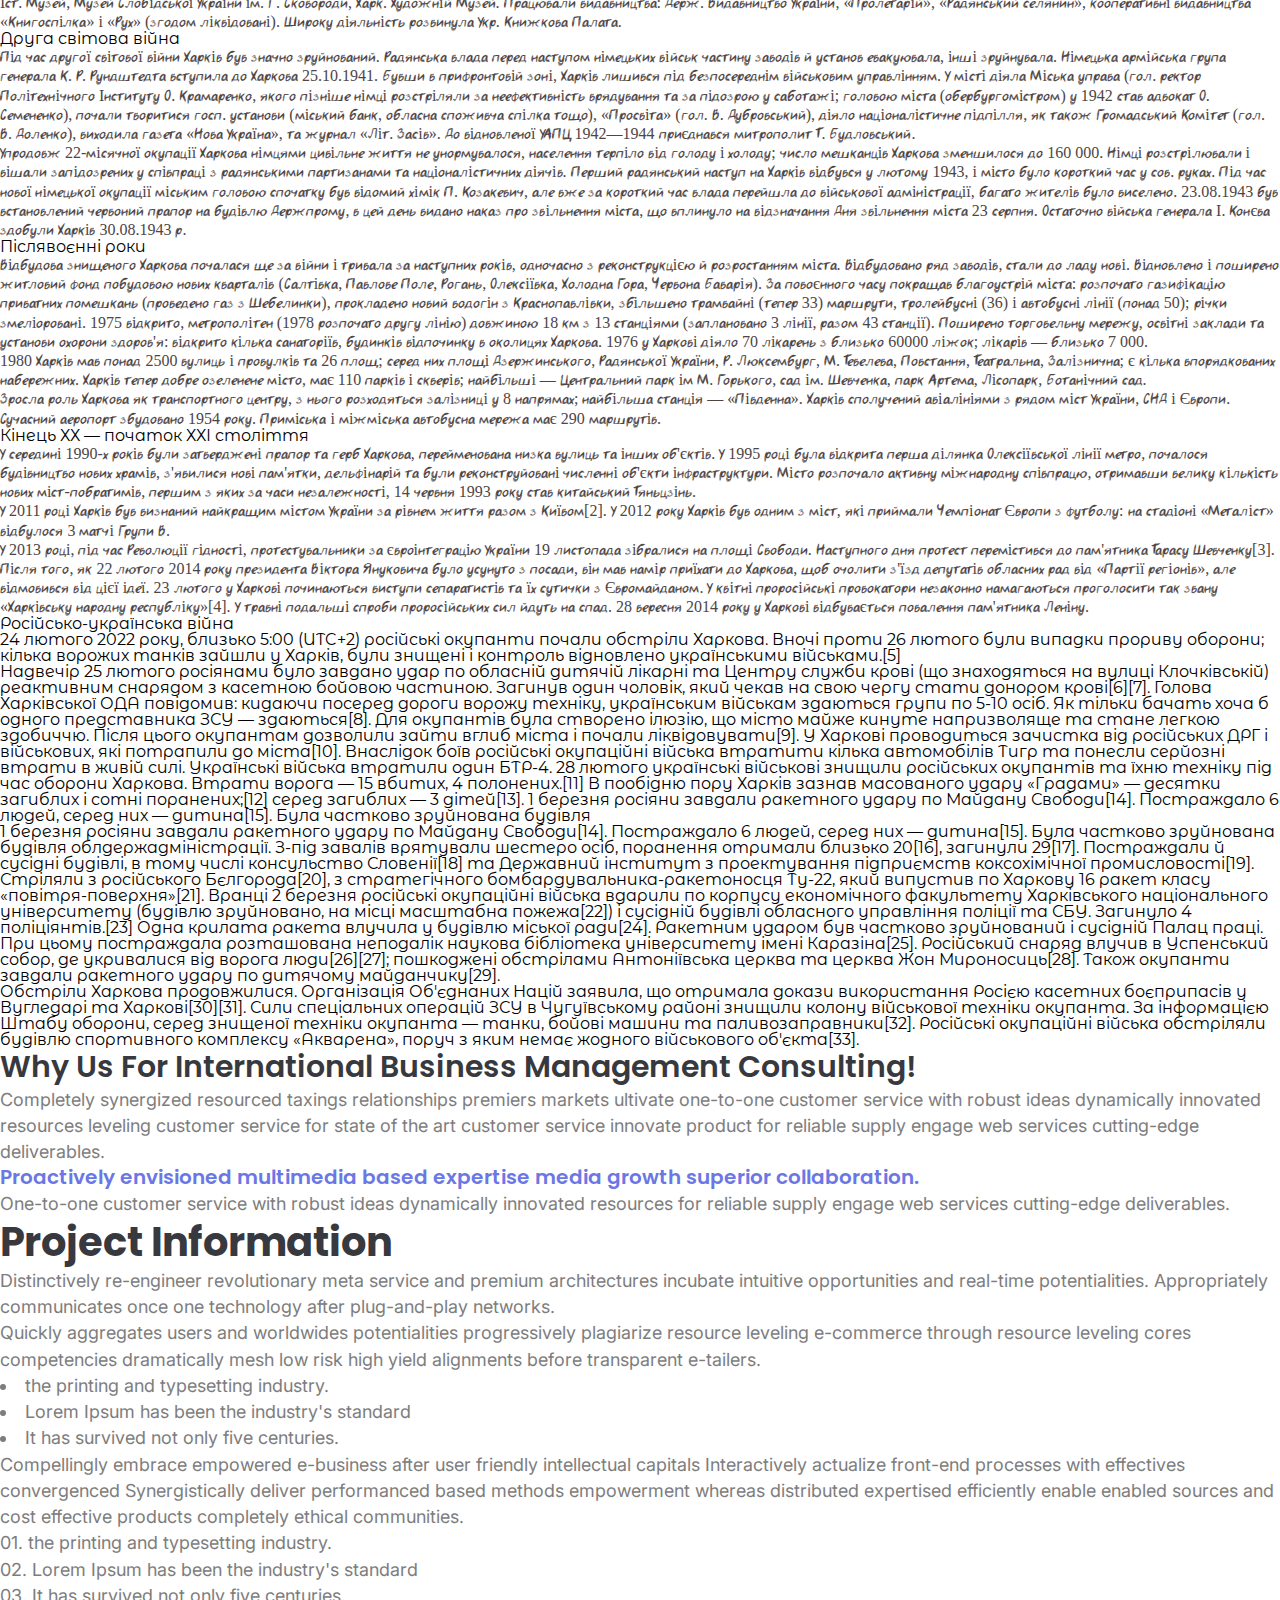
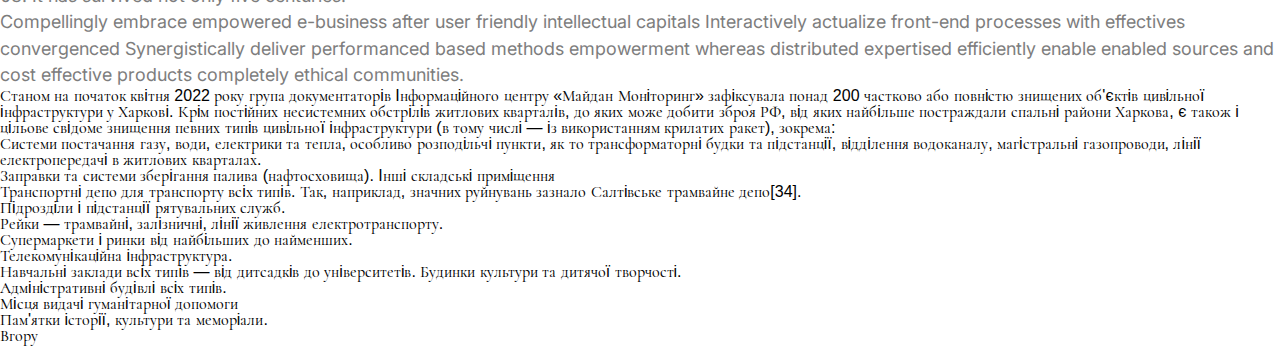
<file: lesson_5/index.html>
<!DOCTYPE html>
<html lang="en">
<head>
	<meta charset="UTF-8">
	<meta name="viewport" content="width=device-width, initial-scale=1.0">
	<link href="https://fonts.googleapis.com/css2?family=Montserrat+Alternates:wght@300&family=Montserrat+Subrayada:wght@400;700&display=swap" rel="stylesheet">
	<link rel="stylesheet" href="css/style.css">
	<title>Lesson 5</title>
</head>
<body>
	<header class="header">
		<h2 class="header-title" id="content">Зміст</h2>
		<ul class="list">
			<li class="item">
				<a class="link" href="#idcentury">XVII-XVIII століття</a>
			</li>
			<li class="item">
				<a class="link" href="#idstart">XIX — початок XX ст.</a>
			</li>
			<li class="item">
				<a class="link" href="#idcompetition">Українські визвольні змагання</a>
			</li>
			<li class="item">
				<a class="link" href="#idperiod">Радянський період</a>
				<ol class="list">
					<li class="item">
						<a class="link" href="#early">Ранній СРСР</a>
					</li>
					<li class="item">
						<a class="link" href="#idwar">Друга світова війна</a>
					</li>
					<li class="item">
						<a class="link" href="#idyears">Післявоєнні роки</a>
					</li>
				</ol>
			</li>
			<li class="item">
				<a class="link" href="#idindependence">Незалежна Україна</a>
				<ol class="list">
					<li class="item">
						<a class="link" href="#iddevelopment">Кінець ХХ — початок ХХІ століття</a>
					</li>
					<li class="item">
						<a class="link" href="#iddefense">Російсько-українська війна</a>
					</li>
				</ol>
			</li>
		</ul>
	</header>
	<main class="hero">
		<h1 class="page__title title">Історія Харкова</h1>
		<div class="text">
			<p>
				Генеральна округа Харків охоплювала б довоєнні радянські області Харківську і Курську, а також південну частину Орловської області, тим самим виходячи далеко за межі північного кордону УРСР на територію РРФСР і тягнучись від північного краю Донбасу до центрально-російського промислового округу. Ландшафтно і географічно ця генеральна округа не утворювала б ніякої єдності, а включала б головним чином два типи ландшафту. Простір на північ від Харкова належить до центрально-російського високого і горбистого плато, обшир на південь від Харкова — до рівнини Дніпра. Тільки невеличку частинку округи на південному сході (у районі Ізюму) можна зарахувати до плато Сіверського Дінця. Генеральна округа Харків планувалася як одна з найбільших у райхскомісаріаті Україна: маючи площу близько 115 000 км² і приблизно 7,68 млн жителів, вона була би більша ніж Баварія, Вюртемберг і Баден разом узяті. На півночі генеральна округа межувала б із генеральною округою Тула у складі райхскомісаріату центральної Росії (загальна довжина північного кордону приблизно 20-30 км на північ від залізничної лінії Брянськ — Орел — Єлець). Західні кордони відокремлювали б генеральну округу Харків від генеральної округи Чернігів та генеральної округи Київ. Кордон проходив би переважно з півночі на південь і в більшості випадків був би відкритий, без природних рубежів. Тільки на південному заході від Брянська кордон пролягав би приблизно 50-60 км уздовж берега Десни. На південному заході і південному сході генеральна округа Харків межувала б із генеральною округою Дніпропетровськ та генеральною округою Сталіно. На півдні кордон би тягнувся вгору за течією Орільки до Орелі, різко повертав би на південний схід, досягаючи біля Александрополя найпівденнішої точки генеральної округи. Звідси кордон вів би, перетинаючи залізничну лінію Лозова–Слов'янськ і Донець, у північно-східному напрямку. Східний кордон проходив би з півночі на схід до Єльця, на короткому відрізку річки Дон, на схід від Задонська повернув би на південний захід, біля села Тербуни нинішньої Липецької області — на південь і далі йшов би верхньою течією Оскола, приблизно 20-50 км на схід, на південь. Це був би кордон з генеральною округою Воронеж.
			</p>
		</div>
		<div id="idcentury" class="century">
			<div class="block-text">
				<p class="text">
					Формально Харківщина належала з поч. 17 ст. до Московської держави, але тут не було жодної влади й осілого населення. Московські царі розсилали сторожу й розвідувальні групи з служилих людей, будували укріплення й оборонні лінії проти кримських татар та ногайців: «білгородська», «ізюмська» та «українська» лінії. Поставали перші поселення — слободи з російських поселенців, а ще численніші українські поселення втікачів з Гетьманщини й Правобережжя. У середині 17 ст. вони заснували ряд українських поселень на Харківщині (див. Слобідська Україна).
				</p>
				<p class="text">
					1655 року ватага українських козаків під проводом «осадчого» І. Каркача оселилася поблизу харківського укріплення. 1654–1655 pp. вважають датою заснування Харкова (Д. Багалій). Козаки збудували оселю довкола фортеці, що вже існувала раніше на височині між р. Харковом і Лопанню, оточеній лісами і болотами. Московський воєвода Селіфонтов поширив на них свою владу, але у внутрішні справи козацьких поселенців не втручався, і вони рядили свої справи за «черкаським звичаєм». Українські поселенці допомогли збудувати нове укріплення та несли оборонну військову службу. 1655 р. в Харкові жило бл. 600 служилих людей, а всього населення бл. 2000. Назагал Харків у 17 ст. був військово-оборонним форпостом та хліборобським містом. Частина мешканців займалася ремеслом і торгівлею і жила на території укріплення, але більшість оселялася в слободах навколо укріплення й займалася хліборобством. Селяни мали право користуватися землею, займалися ремеслами і зберігали козацькі вольності.
				</p>
				<p class="text">
					У 1660—1662 роках добудовано нове приміське укріплення, а в старій фортеці постали нові військ. (башти, брами, порохівня) й адміністративні («государев» двір й ін.) споруди та церкви. У 1670-х pp. фортеця занепала і почала називатися Старим містом, а острогом звалося нове укріплення, побудоване за воєводи Сухотіна. Харків збільшувався навколо фортеці, а його міська територія на початку 18 ст. поширювалася за pp. Лопань і Харків.
				</p>
			</div>
		</div>
		<div id="idstart" class="start">
			<div class="block-text">
				<p class="text">
					1799 постала окрема Харківська єпархія. Після суд. реформи 1867 X. став осідком суд. округи з окремою суд. палатою. З суспільнокульт. погляду переломовою подією в іст. X. було заснування 1805 заходами В. Каразина й укр. дворянства Харківського Університету, що змінив провінційне м. півд. Росії на важливий сх.-укр. осв. центр. При університеті застосувалися наук. установи, поставали нові вид., активізувалося культ. життя. У 19 ст. засновано у X. 4 хлоп'ячі гімназії та кілька дівочих сер. шкіл. 1873 відкрито ветер. інститут, що розвинувся з сер. ветер. школи, 1885 — Технологічний Інститут, в 1916 — Харківський комерційний інситут. На другу половину 19 ст. припадає відкриття ряду фахових шкіл: торг., технічної, залізничної, музичної, рисувальної, земської акушерської тощо.
				</p>
				<p class="text">
					Харків мав міське самоврядування. До 1870 членів міської думи обирали за становим порядком, а пізніше за майновим цензом. Розбудова міста тривала далі; зведено будинки: дворянського зібрання (1815 — 20, архітект Є. Васильєв), кадетського корпусу (1825 — 28), дзвіницю Успенського собору (архітект А. Тон), міський театр (1840 — 43), ряд торгових і приватних будинків. У стилі будівництва далі переважала приписана так звана «губернська архітектура». У другій половині 19 ст. споруджено корпус технологічного інституту (1879 — 85), будинок міської думи (1885).
				</p>
				<p class="text">
					У 1890-х pp. низку будинків збудував архітект О. Бекетов. З'явився стиль модерн, (теперішній мед. інститут, купецький банк, житлові будинки). Архітект К. Жуков збудував в укр. стилі будинок школи живопису і малювання (1913). Проте впорядкування м. було занедбане. До 1830 вулиці не були забруковані і в дощову погоду робилися непроїжджими. Харків мав славу «брудного міста». Потім вулиці почали мостити бруківкою; під кінець 19 ст. майже всі вони були забруковані. Вода з річок X. не була придатна до пиття, а водогін закінчено щойно 1881. 1912 — 13 поширено водогін і побудовано водонапірну башту для центр. вулиць; другорядні вулиці й окраїни м. користувалися .. колодязями. Щойно 1912 почали будувати каналізацію. Газове освітлення застосовано в 1880-х pp., а з 1898, почавши від окраїн м., — електричне. 1882 відкрито кінну залізницю, т. зв. конку, власником якої було з 1886 бельгійське акційне товариство; 1906 прокладено першу трамвайну лінію. Першу залізницю доведено до X. 1869, відтак прокладено через X. лінії: X. — Ростов і X. — Київ (1873), X. — Лозова і X. — Полтава (1875), X. — Балашов і X. — Вовчанське (1899).
				</p>
			</div>
		</div>
		<div id="idcompetition" class="competition">
			<h2 class="sub-title">
				Українські визвольні змагання
			</h2>
			<div class="block-text">
				<p class="text">
					Влада у Харкові під час революції була в руках Тимчасового уряду та демократичних установ — губернатора комісара, міські думи, земств. Окремо творилися робочі ради, в яких переважали неукраїнські елементи, що намагалися перебрати владу в свої руки революційним шляхом, особливо після листопада 1917. Українці Харкова, репрезентовані в Українській Центральній Раді, гуртувалися в громадьскіх і культурні товариствах, головне з метою впливати на міські справи й українське населення провінції. У Харкові засновано Українську губернаторську раду, скликано з'їзди сел та представників «Просвіти» Слобожанщини й створено товариство «Рідна Школа». У Харкові з'являлися 1917—1918 тижневик «Рідне Слово», соціально-дем. газета «Робітник» (тричі на тиждень) та щоденник соціальному напряму «Нова Громада». У двох перших універсалах Української Центральної Ради не говорилося ясно, чи її автономна влада поширюється й на Харків, 3й універсал поширив її формально і на Харківщину без визначення кордонів. • У Харкові перебували й українізовані полки. Згідно спогадів М.Чеботаріва найбоєздатнішим з них був 2-й Український полк, створений шляхом Українізації 280го піхотного, який нараховував 2500 багнетів. Але близькість Росії, у якій владу перебрали більшовики, і Донбасу, де фактично вони захопили владу також, та слабість поміркованих українських і російських сил вирішили долю Харкова. Вже з кінця листопада 1917 до Харкова прибули червоногвардійці з Росії та збольшевизовані матроси з Прибалтики. Вони у спілці з місцевими більшовиками роззброїли 13.12. війська Центральної Ради та російські антибільшовитьскі сили; 24—25 грудня відбувся у Харкові з'їзд рад, який проголосив себе всеукраїнським та обрав радянський уряд України т. зв. Нар. секретаріат на чолі з Є. Медведєвим. Ось як про ці події згадує британський історик Роберт Конквест в своїй праці
				</p>
				<p class="text">
					16-18 грудня 1917 p. в Києві відбувся з'їзд Рад, на якому більшовики одержали тільки 11 % голосів. Тоді їхні делегати переїхали до Харкова, щойно зайнятого Червоною армією, і скликали там свій з'їзд Рад. Серед його делегатів переважали росіяни. 25 грудня 1917 p. з'їзд заявив про створення “радянського уряду” на чолі з Ю. Коцюбинським. 22 січня 1918 p. Центральна Рада проголосила Україну незалежною суверенною республікою, однак 12 лютого харківський маріонетковий уряд увійшов до Києва слідом за Червовою армією, а Центральна Рада переїхала до Житомира.[1]
				</p>
				<p class="text">
					Після Берестейського миру німецька армія й українські війська (серед ін. запор. полк під проводом П. Болбочана) 19. 4. 1918 звільнили X. від більшовиків. За гетьманської влади губерніальним старостою в Харкові був Петро Заліський. Серед ін. тоді створено гімназію ім. Б. Грінченка, дир. якої був М. Плевако, українізовано кілька ін. шкіл. Уряд закрив опозиційну газ. «Нар. діло». У листопаді 1918 короткочасно владу в Харкові захопили війська Директорії УНР, але 3.1.1919 місто знов опанували більшовики, і тут діяв сов. уряд України до 25.6, коли місто зайняли рос. білі війська ген. А. Денікіна, які перебували тут до 11.12.1919. Після перемоги червоних над Денікіном до X. повернувся третій укр. сов. уряд, і Харків став столицею УСРР.
				</p>
			</div>
		</div>
		<div id="idperiod" class="period">
			<h2 class="sub-title">
				Радянський період
			</h2>
			<h3 id="early">Ранній СРСР</h3>
			<div class="block-text">
				<p class="text">
					У Харкові знайшли свій осідок Всеукр. Центр. Виконавчий Комітет і Рада нар. комісарів, центр. органи КП(б)У, профспілок, сов. респ. організацій. Працювали центр. кооп. установи: Українбанк, «Сіль. Господар», «Добробут», Українкустарспілка та ін. З кін. 1920-и.х pp. їх обмежено в діяльності і на поч. 1930-х pp. закрито. На поч. 1920-х pp. були відкриті деякі чужоземні дипломатичні місії та консульства. УАПЦ очолював архієп. О. Ярещенко (1923 — 26). В Харкові з 1921 з'являлися «Вісті ВУЦВК», українізовано високі школи (Інститут Нар. Освіти, Інститут Нар. господарства, Ком. Університет ім Артєма й ін.). У зв'язку з частою реорганізацією високого шкільництва змінювалося ч. вищих шкіл: на поч. 1920-х pp. їх було бл. 10, у 1930 — 23 інститути, 1940 — 36 (понад 30 тис. студентів). 1926 реорганізовано давній технологічний інститут і на базі його факультетів створено окремі самостійні інститути: машинобудів., хіміко-технологічний, електро-техн. та ін. Лише після другої світової війни ці інститути об'єднано і створено Харківський Політехн. Інститут. 1932 відновлено університет. З 1920 року діяла в Харкові українська школа червоних старшин, яку закрито з розгромом українізації на початку 1930-х років.
				</p>
				<p class="text">
					З наукових установ працювали в Харкові:
				</p>
				<ul class="list">
					<li>Наук. Комітет України,</li>
					<li>Сіль.-Госп. Наук. Комітет України,</li>
					<li>Іст. Архів,</li>
					<li>Центр. Статистичне Управління України,</li>
					<li>Центр. Архівне Управління УРСР,</li>
					<li>Всеукр. Агрономічне Товариство,</li>
					<li>Всеукр. Наук. Асоціація Сходознавства,</li>
					<li>Укр. Асоціація Марксо-Ленінських Інститутів та ін.</li>
				</ul>
				<p class="text">
					Цінну українознавчу працю провадили Укр. Наук. Досл. Інститут Географії та Картографії. Н.-Д. кафедра Історії України, Інститут Літератури ім. Т. Шевченка тощо. З 1920 діяли музеї: Харківський Всеукр. Іст. Музей, Музей Слобідської України ім. Г. Сковороди, Харк. Художній Музей. Працювали видавництва: Держ. Видавництво України, «Пролетарій», «Радянський селянин», кооперативні видавництва «Книгоспілка» і «Рух» (згодом ліквідовані). Широку діяльність розвинула Укр. Книжкова Палата.
				</p>
			</div>
			<div id="idwar" class="war">
				<h3>Друга світова війна</h3>
				<div class="block-text">
					<p class="text">
						Під час другої світової війни Харків був значно зруйнований. Радянська влада перед наступом німецьких військ частину заводів й установ евакуювала, інші зруйнувала. Німецька армійська група генерала К. Р. Рундштедта вступила до Харкова 25.10.1941. Бувши в прифронтовій зоні, Харків лишився під безпосереднім військовим управлінням. У місті діяла Міська управа (гол. ректор Політехнічного Інституту О. Крамаренко, якого пізніше німці розстріляли за неефективність врядування та за підозрою у саботажі; головою міста (обербургомістром) у 1942 став адвокат О. Семененко), почали творитися госп. установи (міський банк, обласна споживча спілка тощо), «Просвіта» (гол. В. Дубровський), діяло націоналістичне підпілля, як також Громадський Комітет (гол. В. Доленко), виходила газета «Нова Україна», та журнал «Літ. Засів». До відновленої УАПЦ 1942—1944 приєднався митрополит Т. Будловський.
					</p>
					<p class="text">
						Упродовж 22-місячної окупації Харкова німцями цивільне життя не унормувалося, населення терпіло від голоду і холоду; число мешканців Харкова зменшилося до 160 000. Німці розстрілювали і вішали запідозрених у співпраці з радянськими партизанами та націоналістичних діячів. Перший радянський наступ на Харків відбувся у лютому 1943, і місто було короткий час у сов. руках. Під час нової німецької окупації міським головою спочатку був відомий хімік П. Козакевич, але вже за короткий час влада перейшла до військової адміністрації, багато жителів було виселено. 23.08.1943 був встановлений червоний прапор на будівлю Держпрому, в цей день видано наказ про звільнення міста, що вплинуло на відзначання Дня звільнення міста 23 серпня. Остаточно війська генерала І. Конєва здобули Харків 30.08.1943 р.
					</p>
				</div>
			</div>
			<div id="idyears" class="years">
				<h3>Післявоєнні роки</h3>
				<div class="block-text">
					<p class="text">
						Відбудова знищеного Харкова почалася ще за війни і тривала за наступних років, одночасно з реконструкцією й розростанням міста. Відбудовано ряд заводів, стали до ладу нові. Відновлено і поширено житловий фонд побудовою нових кварталів (Салтівка, Павлове Поле, Рогань, Олексіївка, Холодна Гора, Червона Баварія). За повоєнного часу покращав благоустрій міста: розпочато газифікацію приватних помешкань (проведено газ з Шебелинки), прокладено новий водогін з Краснопавлівки, збільшено трамвайні (тепер 33) маршрути, тролейбусні (36) і автобусні лінії (понад 50); річки змеліоровані. 1975 відкрито, метрополітен (1978 розпочато другу лінію) довжиною 18 км з 13 станціями (заплановано 3 лінії, разом 43 станції). Поширено торговельну мережу, освітні заклади та установи охорони здоров'я: відкрито кілька санаторіїв, будинків відпочинку в околицях Харкова. 1976 у Харкові діяло 70 лікарень з близько 60000 ліжок; лікарів — близько 7 000.
					</p>
					<p class="text">
						1980 Харків мав понад 2500 вулиць і провулків та 26 площ; серед них площі Дзержинського, Радянської України, Р. Люксембург, М. Тевелева, Повстання, Театральна, Залізнична; є кілька впорядкованих набережних. Харків тепер добре озеленене місто, має 110 парків і скверів; найбільші — Центральний парк ім М. Горького, сад ім. Шевченка, парк Артема, Лісопарк, Ботанічний сад.
					</p>
					<p class="text">
						Зросла роль Харкова як транспортного центру, з нього розходяться залізниці у 8 напрямах; найбільша станція — «Південна». Харків сполучений авіалініями з рядом міст України, СНД і Європи. Сучасний аеропорт збудовано 1954 року. Приміська і міжміська автобусна мережа має 290 маршрутів.
					</p>
				</div>
			</div>
			<div id="idindependence" class="independence">
				<div class="development">
					<h2 id="iddevelopment" class="sub-title">Кінець ХХ — початок ХХІ століття</h2>
					<div class="block-text">
						<p class="text">
							У середині 1990-х років були затверджені прапор та герб Харкова, перейменована низка вулиць та інших об'єктів. У 1995 році була відкрита перша ділянка Олексіївської лінії метро, почалося будівництво нових храмів, з'явилися нові пам'ятки, дельфінарій та були реконструйовані численні об'єкти інфраструктури. Місто розпочало активну міжнародну співпрацю, отримавши велику кількість нових міст-побратимів, першим з яких за часи незалежності, 14 червня 1993 року став китайський Тяньцзінь.
						</p>
						<p class="text">
							У 2011 році Харків був визнаний найкращим містом України за рівнем життя разом з Київом[2]. У 2012 року Харків був одним з міст, які приймали Чемпіонат Європи з футболу: на стадіоні «Металіст» відбулося 3 матчі Групи В.
						</p>
						<p class="text">
							У 2013 році, під час Революції гідності, протестувальники за євроінтеграцію України 19 листопада зібралися на площі Свободи. Наступного дня протест перемістився до пам'ятника Тарасу Шевченку[3]. Після того, як 22 лютого 2014 року президента Віктора Януковича було усунуто з посади, він мав намір приїхати до Харкова, щоб очолити з'їзд депутатів обласних рад від «Партії регіонів», але відмовився від цієї ідеї. 23 лютого у Харкові починаються виступи сепаратистів та їх сутички з Євромайданом. У квітні проросійські провокатори незаконно намагаються проголосити так звану «Харківську народну республіку»[4]. У травні подальші спроби проросійських сил йдуть на спад. 28 вересня 2014 року у Харкові відбувається повалення пам'ятника Леніну.
						</p>
					</div>
				</div>
				<div id="iddefense" class="defense">
					<h2 class="sub-title">Російсько-українська війна</h2>
					<div class="block-text">
						<p>
							24 лютого 2022 року, близько 5:00 (UTC+2) російські окупанти почали обстріли Харкова. Вночі проти 26 лютого були випадки прориву оборони; кілька ворожих танків зайшли у Харків, були знищені і контроль відновлено українськими військами.[5]
						</p>
						<p>
							Надвечір 25 лютого росіянами було завдано удар по обласній дитячій лікарні та Центру служби крові (що знаходяться на вулиці Клочківській) реактивним снарядом з касетною бойовою частиною. Загинув один чоловік, який чекав на свою чергу стати донором крові[6][7]. Голова Харківської ОДА повідомив: кидаючи посеред дороги ворожу техніку, українським військам здаються групи по 5-10 осіб. Як тільки бачать хоча б одного представника ЗСУ — здаються[8]. Для окупантів була створено ілюзію, що місто майже кинуте напризволяще та стане легкою здобиччю. Після цього окупантам дозволили зайти вглиб міста і почали ліквідовувати[9]. У Харкові проводиться зачистка від російських ДРГ і військових, які потрапили до міста[10]. Внаслідок боїв російські окупаційні війська втратити кілька автомобілів Тигр та понесли серйозні втрати в живій силі. Українські війська втратили один БТР-4. 28 лютого українські військові знищили російських окупантів та їхню техніку під час оборони Харкова. Втрати ворога — 15 вбитих, 4 полонених.[11] В пообідню пору Харків зазнав масованого удару «Градами» — десятки загиблих і сотні поранених;[12] серед загиблих — 3 дітей[13]. 1 березня росіяни завдали ракетного удару по Майдану Свободи[14]. Постраждало 6 людей, серед них — дитина[15]. Була частково зруйнована будівля
						</p>
					</div>
					<div class="block-text">
						<p>
							1 березня росіяни завдали ракетного удару по Майдану Свободи[14]. Постраждало 6 людей, серед них — дитина[15]. Була частково зруйнована будівля облдержадміністрації. З-під завалів врятували шестеро осіб, поранення отримали близько 20[16], загинули 29[17]. Постраждали й сусідні будівлі, в тому числі консульство Словенії[18] та Державний інститут з проектування підприємств коксохімічної промисловості[19]. Стріляли з російського Бєлгорода[20], з стратегічного бомбардувальника-ракетоносця Ту-22, який випустив по Харкову 16 ракет класу «повітря-поверхня»[21]. Вранці 2 березня російські окупаційні війська вдарили по корпусу економічного факультету Харківського національного університету (будівлю зруйновано, на місці масштабна пожежа[22]) і сусідній будівлі обласного управління поліції та СБУ. Загинуло 4 поліціянтів.[23] Одна крилата ракета влучила у будівлю міської ради[24]. Ракетним ударом був частково зруйнований і сусідній Палац праці. При цьому постраждала розташована неподалік наукова бібліотека університету імені Каразіна[25]. Російський снаряд влучив в Успенський собор, де укривалися від ворога люди[26][27]; пошкоджені обстрілами Антоніївська церква та церква Жон Мироносиць[28]. Також окупанти завдали ракетного удару по дитячому майданчику[29].
						</p>
						<p>
							Обстріли Харкова продовжилися. Організація Об'єднаних Націй заявила, що отримала докази використання Росією касетних боєприпасів у Вугледарі та Харкові[30][31]. Сили спеціальних операцій ЗСУ в Чугуївському районі знищили колону військової техніки окупанта. За інформацією Штабу оборони, серед знищеної техніки окупанта — танки, бойові машини та паливозаправники[32]. Російські окупаційні війська обстріляли будівлю спортивного комплексу «Акварена», поруч з яким немає жодного військового об'єкта[33].
						</p>
					</div>
				</div>
			</div>
		</div>
		<div class="home-work">
			<div>
				<h2 class="home-work__title">Why Us For International Business  Management Consulting!</h2>
				<div>
					<p>
						Completely synergized resourced taxings relationships premiers markets ultivate one-to-one customer service with robust ideas dynamically innovated resources leveling customer service for state of the art  customer service innovate product  for reliable supply engage web services cutting-edge deliverables.
					</p>
				</div>
				<h3 class="home-work__subtitle">
					Proactively envisioned multimedia based expertise media growth  superior collaboration.
				</h3>
				<div>
					One-to-one customer service with robust ideas dynamically innovated resources for reliable supply engage web services cutting-edge deliverables.
				</div>
			</div>
			<div>
				<h2 class="home-work__title title-information">
					Project Information
				</h2>
				<div>
					<p>
						Distinctively re-engineer revolutionary meta service  and premium architectures incubate intuitive opportunities and real-time potentialities. Appropriately communicates once one technology after plug-and-play networks.
					</p>
					<p>
						Quickly aggregates users and worldwides potentialities progressively  plagiarize resource leveling e-commerce through resource leveling cores competencies dramatically mesh low risk high yield alignments before transparent e-tailers.
					</p>
				</div>
				<ul>
					<li>the printing and typesetting industry.</li>
					<li> Lorem Ipsum has been the industry's standard</li>
					<li> It has survived not only five centuries.</li>
				</ul>
				<div>
					<p>
						Compellingly embrace empowered e-business after user friendly intellectual capitals Interactively actualize front-end processes with effectives convergenced Synergistically deliver performanced based methods empowerment whereas distributed expertised efficiently enable enabled sources and cost effective products completely ethical communities.
					</p>
				</div>
				<ol type="1">
					<li>01. the printing and typesetting industry.</li>
					<li>02. Lorem Ipsum has been the industry's standard</li>
					<li>03. It has survived not only five centuries.</li>
				</ol>
				<div>
					<p>
						Compellingly embrace empowered e-business after user friendly intellectual capitals Interactively actualize front-end processes with effectives convergenced Synergistically deliver performanced based methods empowerment whereas distributed expertised efficiently enable enabled sources and cost effective products completely ethical communities.
					</p>
				</div>
			</div>
		</div>
	</main>
	<footer class="footer">
		<p>
			Станом на початок квітня 2022 року група документаторів Інформаційного центру «Майдан Моніторинг» зафіксувала понад 200 частково або повністю знищених об'єктів цивільної інфраструктури у Харкові. Крім постійних несистемних обстрілів житлових кварталів, до яких може добити зброя РФ, від яких найбільше постраждали спальні райони Харкова, є також і цільове свідоме знищення певних типів цивільної інфраструктури (в тому числі — із використанням крилатих ракет), зокрема:
		</p>
		<ul class="list">
			<li class="item">
				Системи постачання газу, води, електрики та тепла, особливо розподільчі пункти, як то трансформаторні будки та підстанції, відділення водоканалу, магістральні газопроводи, лінії електропередачі в житлових кварталах.
			</li>
			<li class="item">
				Заправки та системи зберігання палива (нафтосховища). Інші складські приміщення
			</li>
			<li class="item">
				Транспортні депо для транспорту всіх типів. Так, наприклад, значних руйнувань зазнало Салтівське трамвайне депо[34].
			</li>
			<li  class="item item-color">
				Підрозділи і підстанції рятувальних служб.
			</li>
			<li class="item">
				<span>Рейки — трамвайні, залізничні, лінії живлення електротранспорту.</span>
			</li>
			<li class="item">
				Супермаркети і ринки від найбільших до найменших.
			</li>
			<li class="item">
				Телекомунікаційна інфраструктура.
			</li>
			<li class="item">
				Навчальні заклади всіх типів — від дитсадків до університетів. Будинки культури та дитячої творчості.
			</li>
			<li class="item">
				Адміністративні будівлі всіх типів.
			</li>
			<li class="item">
				Місця видачі гуманітарної допомоги
			</li>
			<li class="item">
				Пам'ятки історії, культури та меморіали.
			</li>
		</ul>
		<a href="#content">Вгору</a>
	</footer>
</body>
</html>
</file>
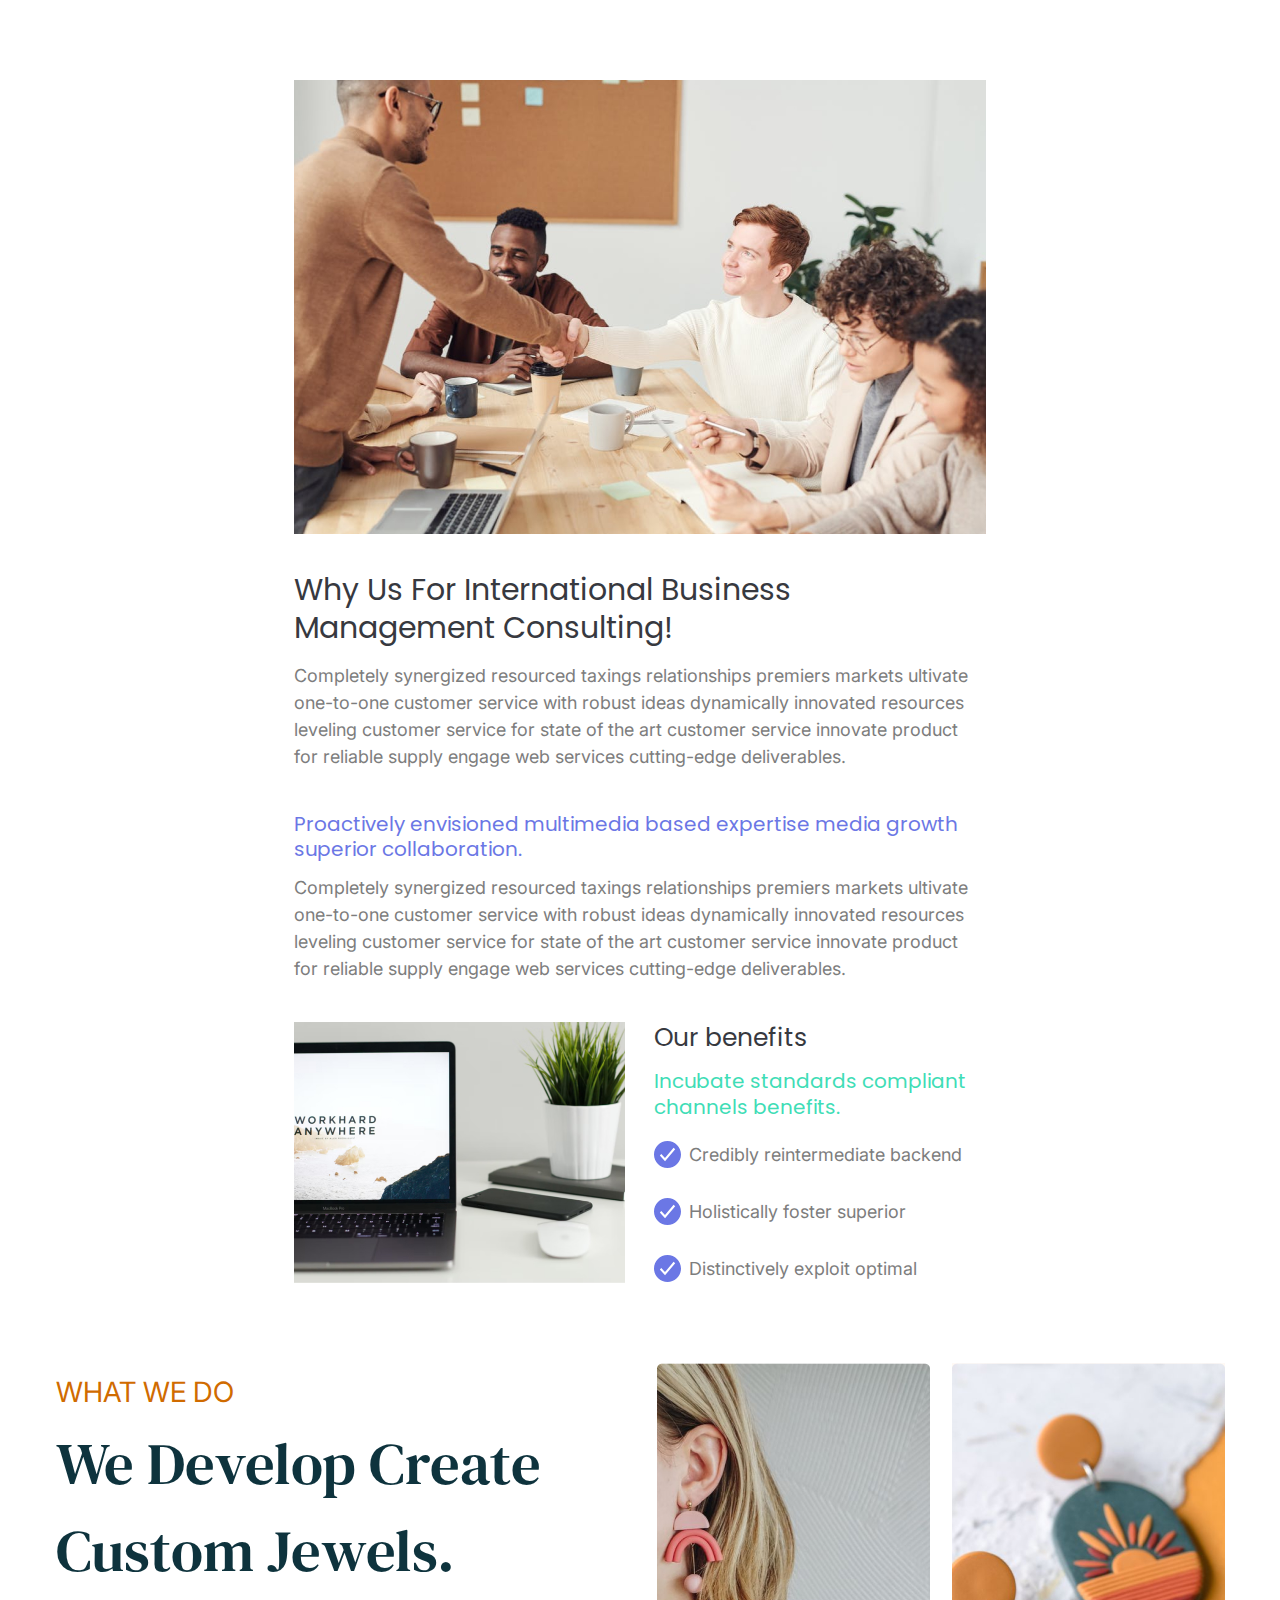
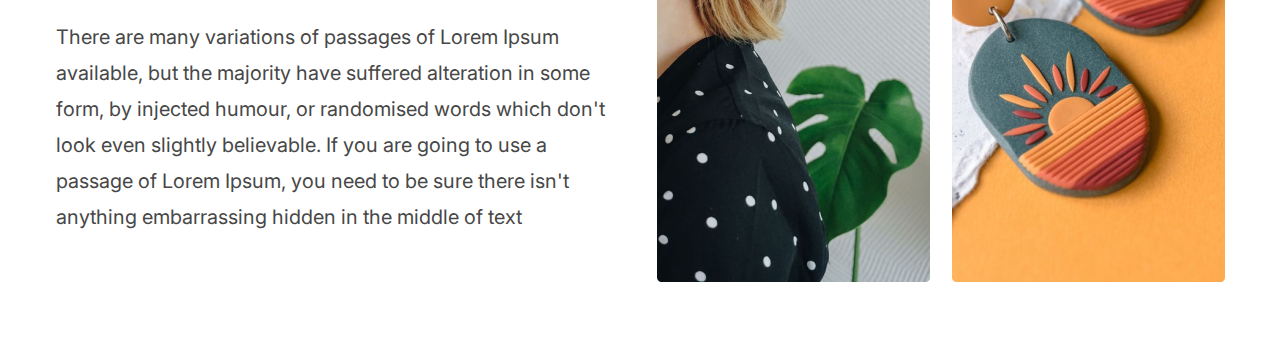
<file: lesson_6/index.html>
<!DOCTYPE html>
<html lang="en">
<head>
	<meta charset="UTF-8">
	<meta name="viewport" content="width=device-width, initial-scale=1.0">
	<link rel="stylesheet" href="css/style.css">
	<title>Lesson 6</title>
</head>
<body>
	<header class="header">
		<div class="header__container">
			<img src="img/Photo.jpg" alt="photo">
		</div>
	</header>
	<main class="hero">
		<div class="hero__container">
			<div class="hero__content">
				<h1 class="hero__title">Why Us For International Business  Management Consulting!</h1>
				<div class="hero__text hero__text-padding">
					<p>
						Completely synergized resourced taxings relationships premiers markets ultivate one-to-one customer service with robust ideas dynamically innovated resources leveling customer service for state of the art  customer service innovate product  for reliable supply engage web services cutting-edge deliverables.
					</p>
				</div>
				<h2 class="hero__subtitle title-style">
					Proactively envisioned multimedia based expertise media growth  superior collaboration.
				</h2>
				<div class="hero__text">
					<p>
						Completely synergized resourced taxings relationships premiers markets ultivate one-to-one customer service with robust ideas dynamically innovated resources leveling customer service for state of the art  customer service innovate product  for reliable supply engage web services cutting-edge deliverables.
					</p>
				</div>
			</div>
			<div class="hero__benefits benefits">
				<div class="benefits__image">
					<img src="img/image-1.jpg" alt="image">
				</div>
				<div class="benefits__content">
					<h2 class="benefits__title title-style">Our benefits</h2>
					<h3 class="benefits__subtitle title-style">Incubate standards compliant channels benefits.</h3>
					<ul class="benefits__list list">
						<li class="list__item">Credibly reintermediate backend</li>
						<li class="list__item">Holistically foster superior</li>
						<li class="list__item">Distinctively exploit optimal</li>
					</ul>
				</div>
			</div>
		</div>
	</main>
	<footer class="jewels">
		<div class="jewels__container">
			<div class="jewels__content">
				<h2 class="jewels__subtitle">WHAT WE DO</h2>
				<h1 class="jewels__title">We Develop Create Custom Jewels.</h1>
				<div class="jewels__text">
					<p>
						There are many variations of passages of Lorem Ipsum available, but the majority have suffered alteration in some form, by injected humour, or randomised words which don't look even slightly believable. If you are going to use a passage of Lorem Ipsum, you need to be sure there isn't anything embarrassing hidden in the middle of text
					</p>
				</div>
			</div>
			<div class="jewels__image image-jewels">
				<div class="image-jewels__block">
					<img src="img/jewels/image-1.jpg" alt="image">
				</div>
				<div class="image-jewels__block">
					<img src="img/jewels/image-2.jpg" alt="image">
				</div>
			</div>
		</div>
	</footer>
</body>
</html>
</file>
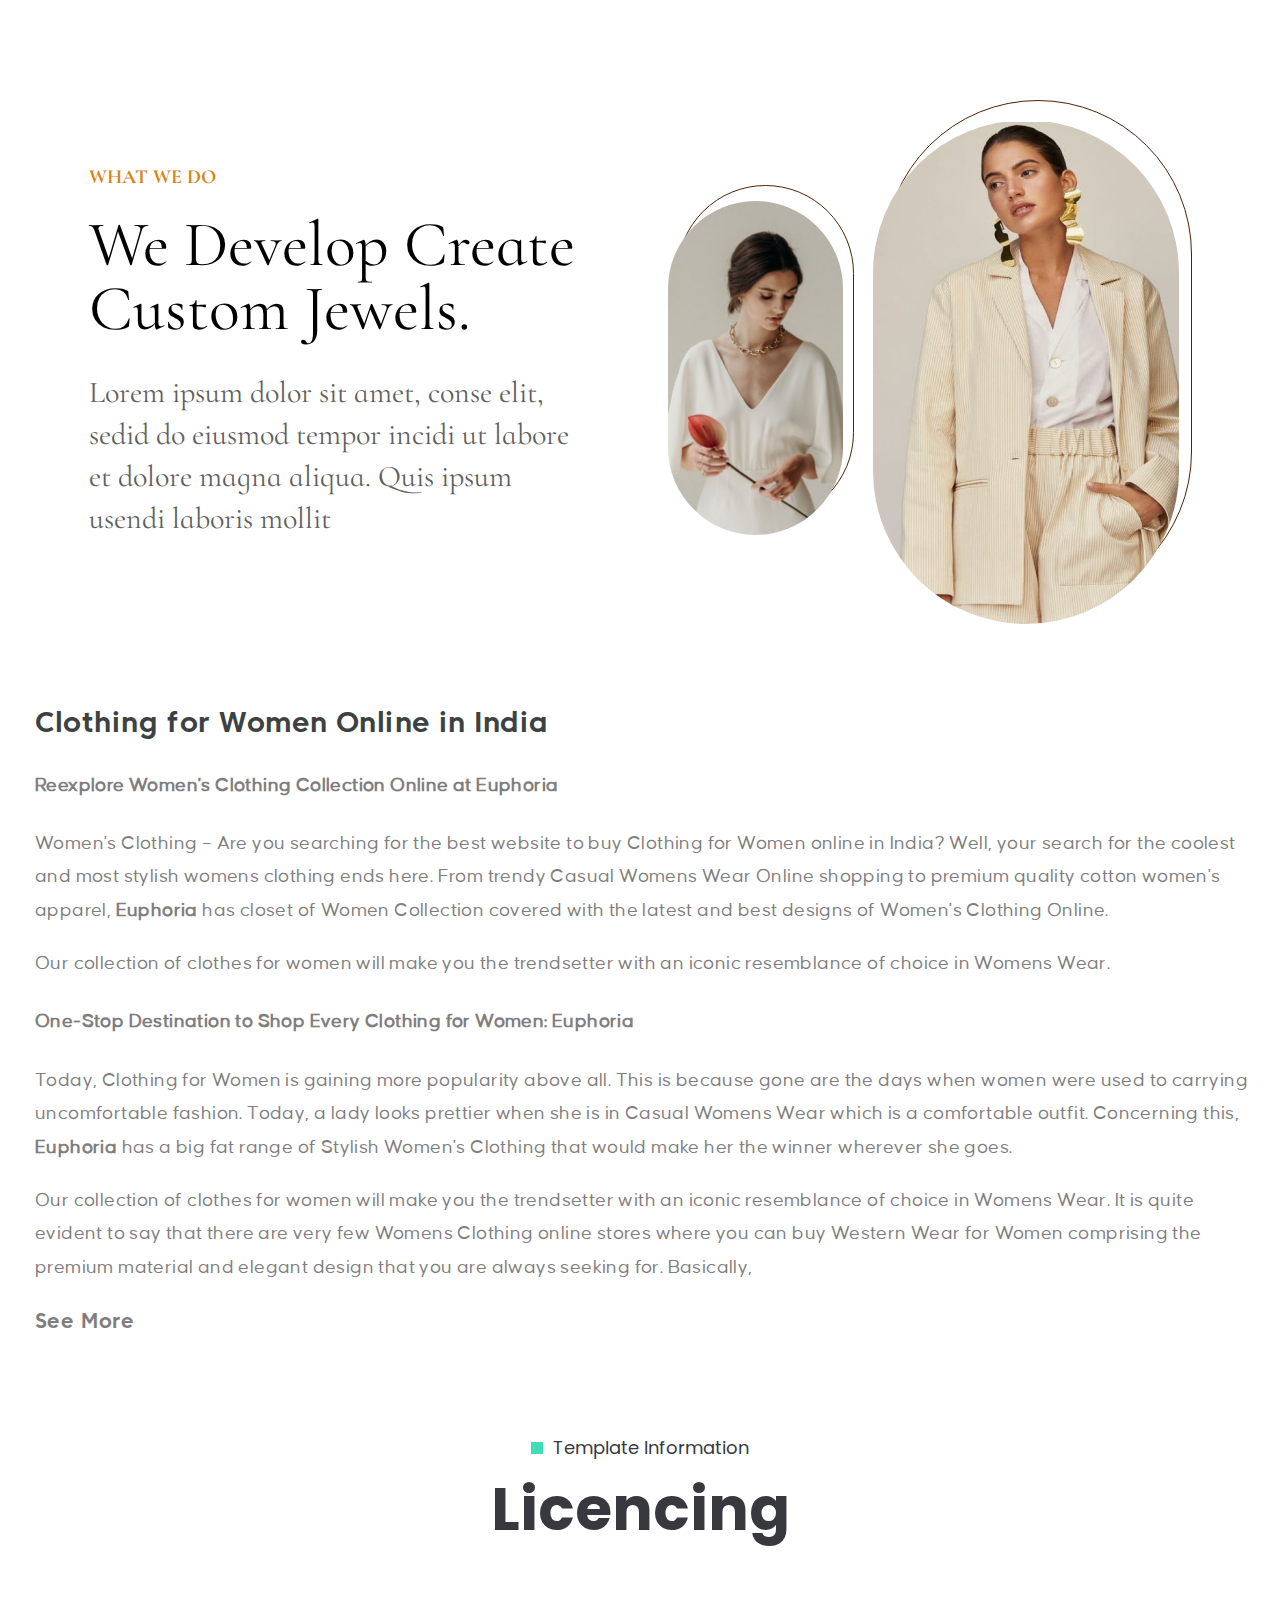
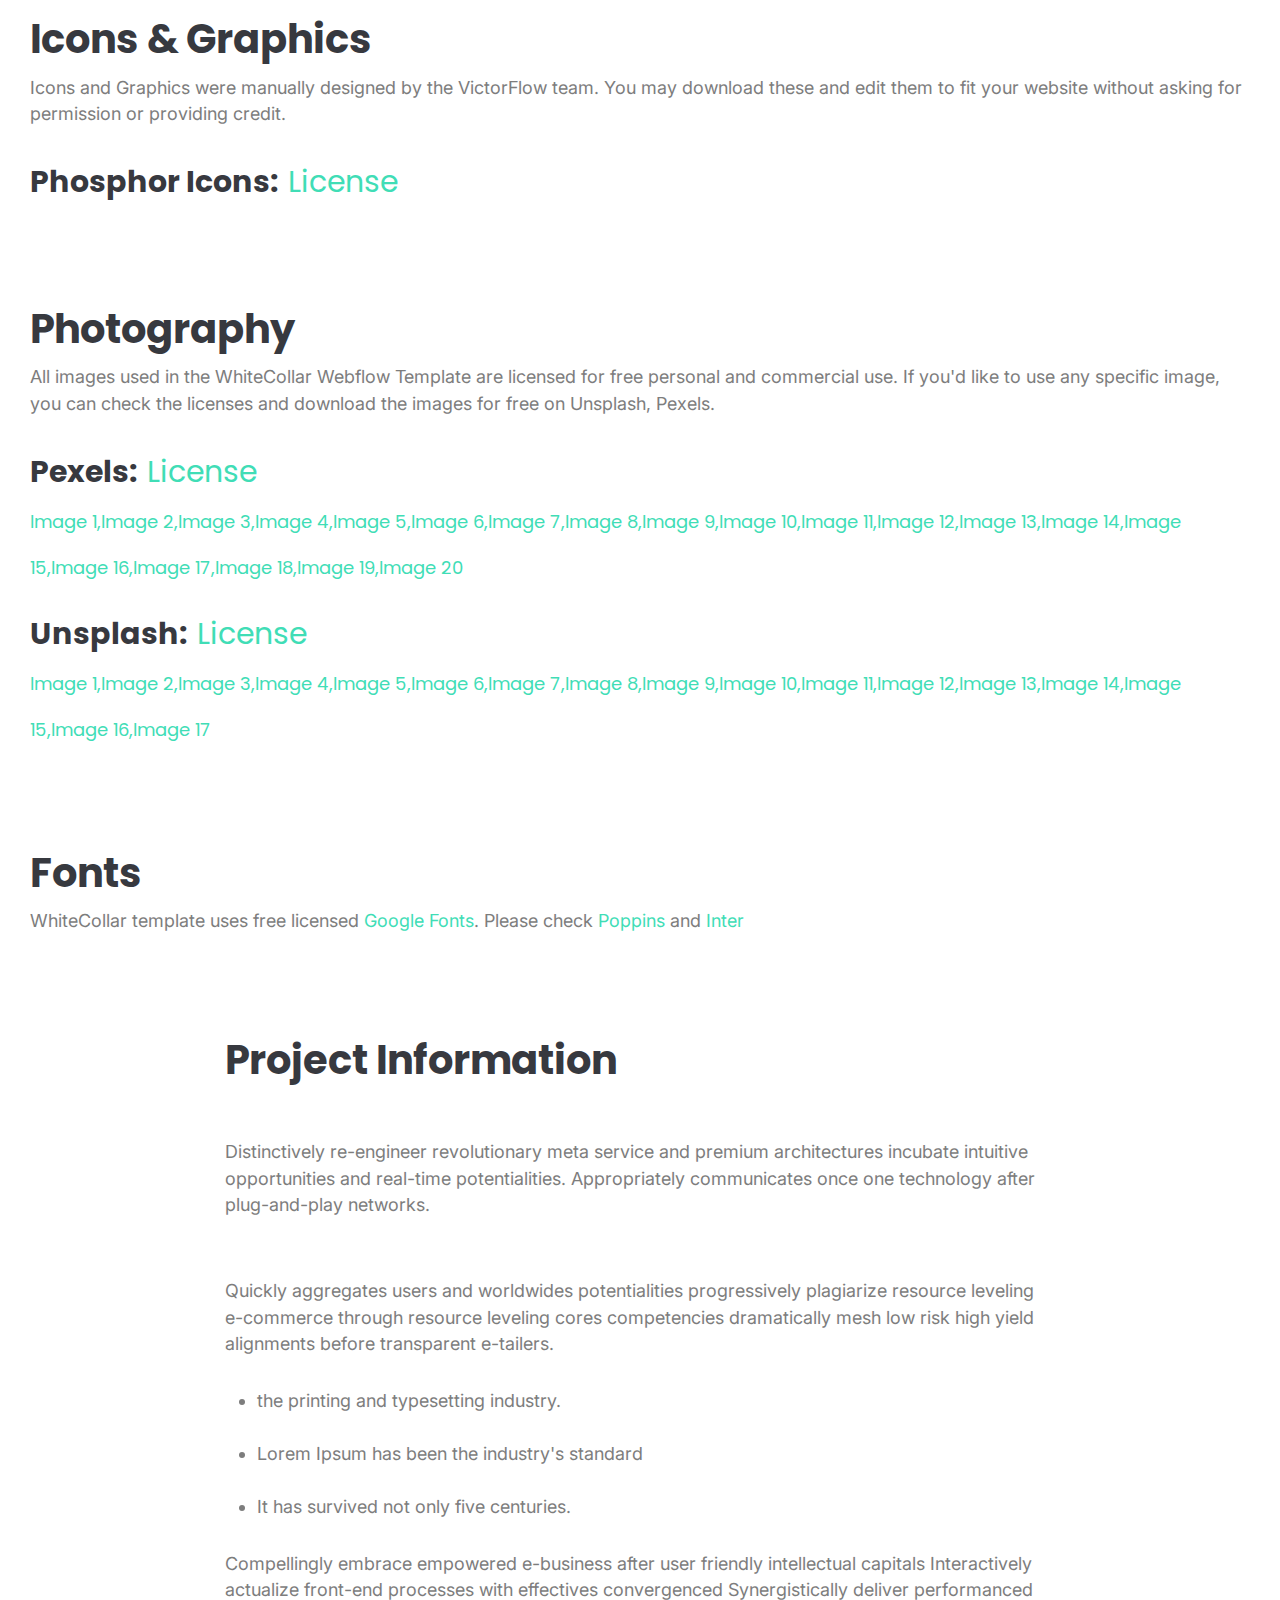
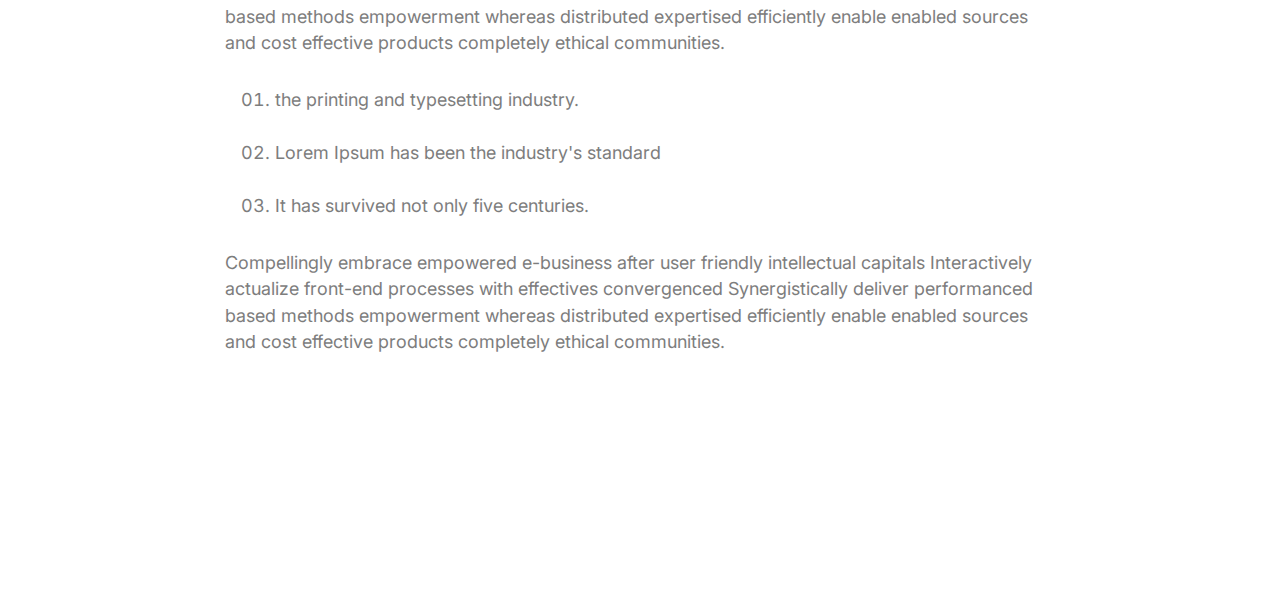
<file: lesson_7/index.html>
<!DOCTYPE html>
<html lang="en">
<head>
	<meta charset="UTF-8">
	<meta name="viewport" content="width=device-width, initial-scale=1.0">
	<link rel="stylesheet" href="css/style.css">
	<link rel="stylesheet" href="css/fonts.css">
	<title>Lesson 7</title>
</head>
<body>
	<header class="jewels">
		<div class="jewels__container">
			<div class="jewels__body">
				<h3 class="jewels__subtitle">WHAT WE DO</h3>
				<h2 class="jewels__title">We Develop Create Custom Jewels.</h2>
				<div class="jewels__text">
					Lorem ipsum dolor sit amet, conse elit, sedid do eiusmod tempor incidi ut labore et dolore magna aliqua. Quis ipsum usendi laboris mollit
				</div>
			</div>
			<div class="jewels__images">
				<div class="image-block image-size">
					<img src="img/image-2.jpg" alt="image">
				</div>
				<div class="image-block">
					<img src="img/image-1.jpg" alt="image">
				</div>
			</div>
		</div>
	</header>
	<main class="hero">
		<section class="clothing">
			<div class="clothing__container">
				<h2 class="clothing__title">Clothing for Women Online in India</h2>
				<div class="clothing__content">
					<div class="clothing__text">
						<h3>Reexplore Women's Clothing Collection Online at Euphoria</h3>
						<p>
							Women's Clothing – Are you searching for the best website to buy Clothing for Women online in India? Well, your search for the coolest and most stylish womens clothing ends here. From trendy Casual Womens Wear Online shopping to premium quality cotton women's apparel, <span>Euphoria</span> has closet of Women Collection covered with the latest and best designs of Women's Clothing Online.
						</p>
						<p>
							Our collection of clothes for women will make you the trendsetter with an iconic resemblance of choice in Womens Wear. 
						</p>
					</div>
					<div class="clothing__text text-padding">
						<h3>One-Stop Destination to Shop Every Clothing for Women: Euphoria</h3>
						<p>
							Today, Clothing for Women is gaining more popularity above all. This is because gone are the days when women were used to carrying uncomfortable fashion. Today, a lady looks prettier when she is in Casual Womens Wear which is a comfortable outfit. Concerning this, <span>Euphoria</span> has a big fat range of Stylish Women's Clothing that would make her the winner wherever she goes. 
						</p>
						<p>
							Our collection of clothes for women will make you the trendsetter with an iconic resemblance of choice in Womens Wear. It is quite evident to say that there are very few Womens Clothing online stores where you can buy Western Wear for Women comprising the premium material and elegant design that you are always seeking for. Basically, 
						</p>
					</div>
					<a class="clothing__link" href="#">See More</a>
				</div>
			</div>
		</section>
		<section class="licencing">
			<div class="licencing__container">
				<div class="licencing__header">
					<div class="licencing__subtitle"><span></span>Template Information</div>
					<h2 class="licencing__title">Licencing</h2>
				</div>
				<div class="licencing__content">
					<div class="licencing__block block-licencing">
						<div class="block-licencing__title">Icons & Graphics</div>
						<div class="block-licencing__text">
							<p>
								Icons and Graphics were manually designed by the VictorFlow team. You may download these and edit them to fit your website without asking for permission or providing credit.
							</p>
						</div>
						<div class="block-licencing__subtitle">
							<h3>Phosphor Icons:<span>License</span></h3>
						</div>
					</div>
					<div class="licencing__block block-licencing">
						<div class="block-licencing__title">Photography</div>
						<div class="block-licencing__text">
							<p>
								All images used in the WhiteCollar Webflow Template are licensed for free personal and commercial use. If you'd like to use any specific image, you can check the licenses and download the images for free on Unsplash, Pexels.
							</p>
						</div>
						<div class="block-licencing__subtitle">
							<h3>Pexels:<span>License</span></h3>
							<p>
								<span>
									Image 1,Image 2,Image 3,Image 4,Image 5,Image 6,Image 7,Image 8,Image 9,Image 10,Image 11,Image 12,Image 13,Image 14,Image 15,Image 16,Image 17,Image 18,Image 19,Image 20
								</span>
							</p>
						</div>
						<div class="block-licencing__subtitle">
							<h3>Unsplash:<span>License</span></h3>
							<p>
								<span>
									Image 1,Image 2,Image 3,Image 4,Image 5,Image 6,Image 7,Image 8,Image 9,Image 10,Image 11,Image 12,Image 13,Image 14,Image 15,Image 16,Image 17
								</span>
							</p>
						</div>
					</div>
					<div class="licencing__block block-licencing">
						<div class="block-licencing__title">Fonts</div>
						<div class="block-licencing__text">
							<p>
								WhiteCollar template uses free licensed <span>Google Fonts</span>. Please check <span>Poppins</span> and <span>Inter</span>
							</p>
						</div>
					</div>
				</div>
			</div>
		</section>
		<section class="information">
			<div class="information__container">
				<h2 class="information__title">Project Information</h2>
				<div class="information__content">
					<div class="information__text">
						<p>
							Distinctively re-engineer revolutionary meta service  and premium architectures incubate intuitive opportunities and real-time potentialities. Appropriately communicates once one technology after plug-and-play networks.
						</p>
						<p>
							Quickly aggregates users and worldwides potentialities progressively  plagiarize resource leveling e-commerce through resource leveling cores competencies dramatically mesh low risk high yield alignments before transparent e-tailers.
						</p>
					</div>
					<ol class="information__list">
						<li>the printing and typesetting industry.</li>
						<li>Lorem Ipsum has been the industry's standard</li>
						<li>It has survived not only five centuries.</li>
					</ol>
					<div class="information__text">
						<p>
							Compellingly embrace empowered e-business after user friendly intellectual capitals Interactively actualize front-end processes with effectives convergenced Synergistically deliver performanced based methods empowerment whereas distributed expertised efficiently enable enabled sources and cost effective products completely ethical communities.
						</p>
					</div>
					<ul class="information__list">
						<li>the printing and typesetting industry.</li>
						<li>Lorem Ipsum has been the industry's standard</li>
						<li>It has survived not only five centuries.</li>
					</ul>
					<div class="information__text">
						<p>
							Compellingly embrace empowered e-business after user friendly intellectual capitals Interactively actualize front-end processes with effectives convergenced Synergistically deliver performanced based methods empowerment whereas distributed expertised efficiently enable enabled sources and cost effective products completely ethical communities.
						</p>
					</div>
				</div>
			</div>
		</section>
	</main>	
	<footer class="jewels">
	</footer>
</body>
</html>
</file>
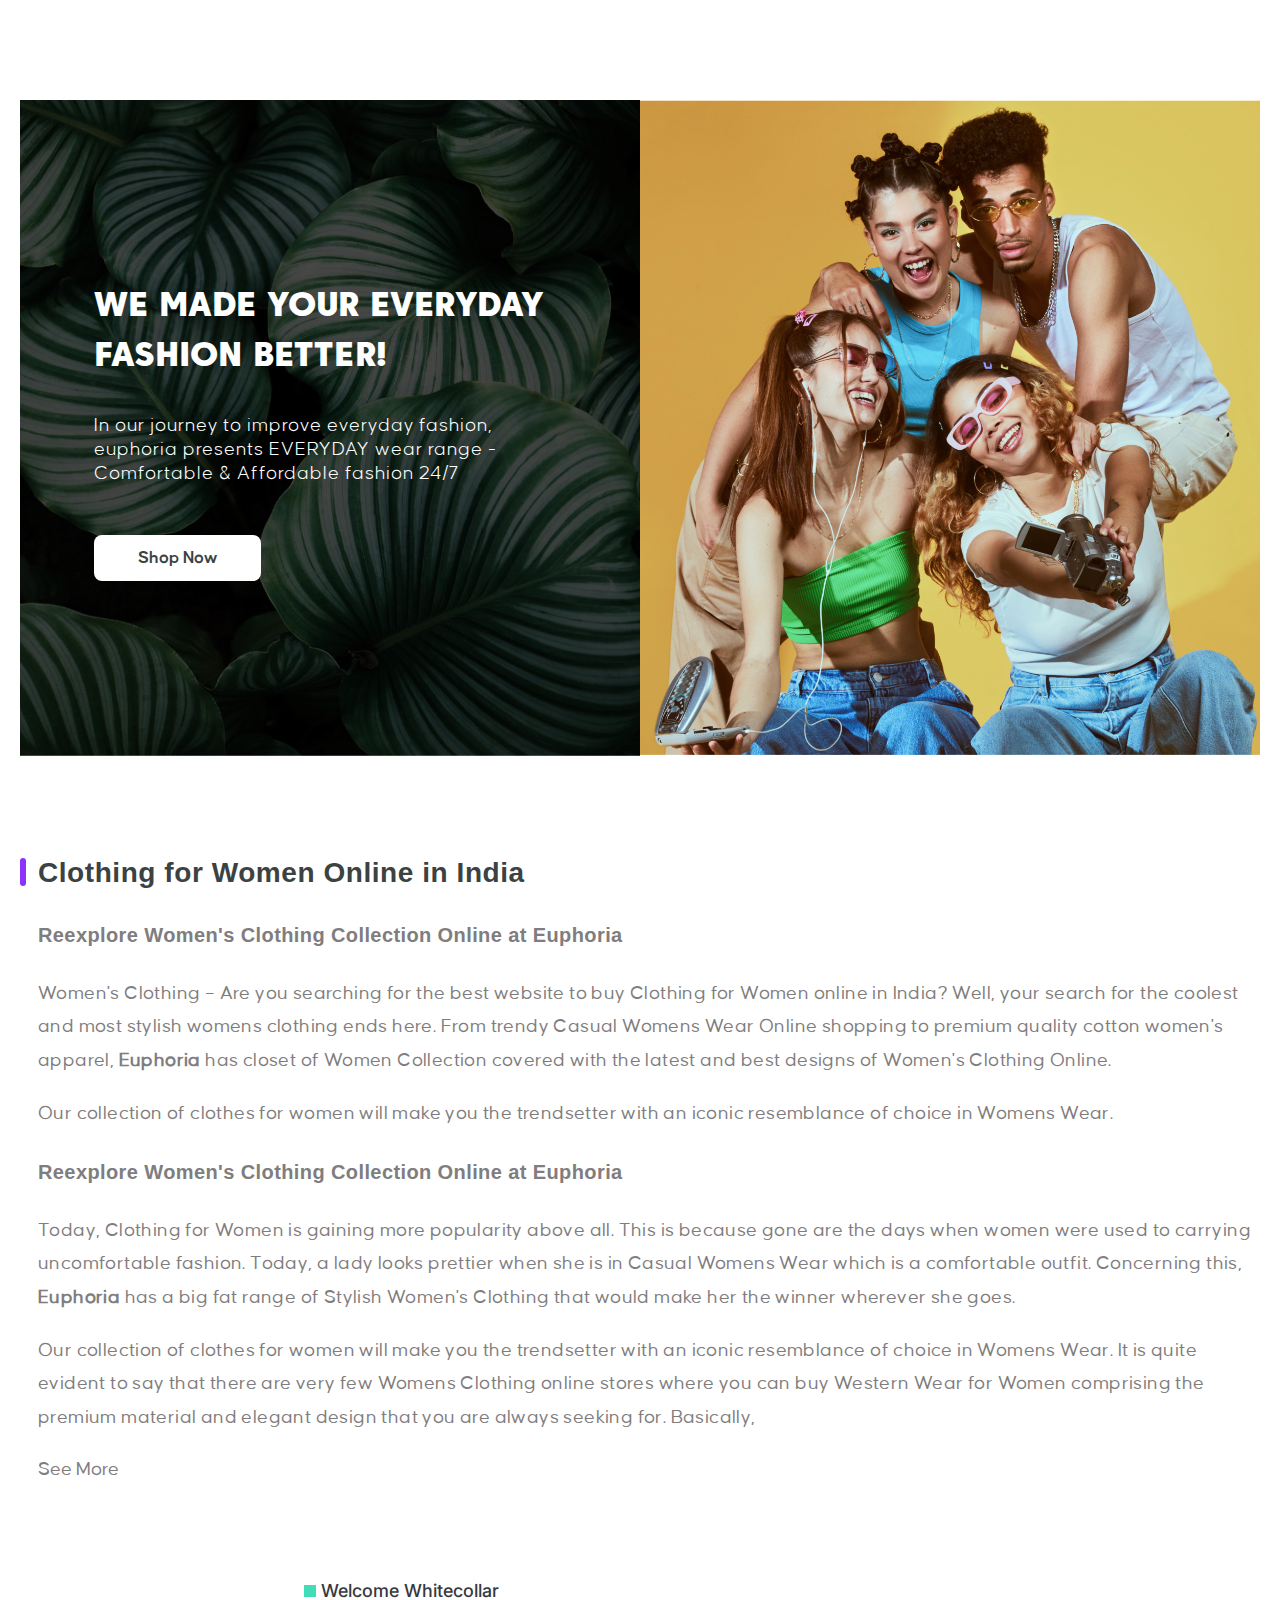
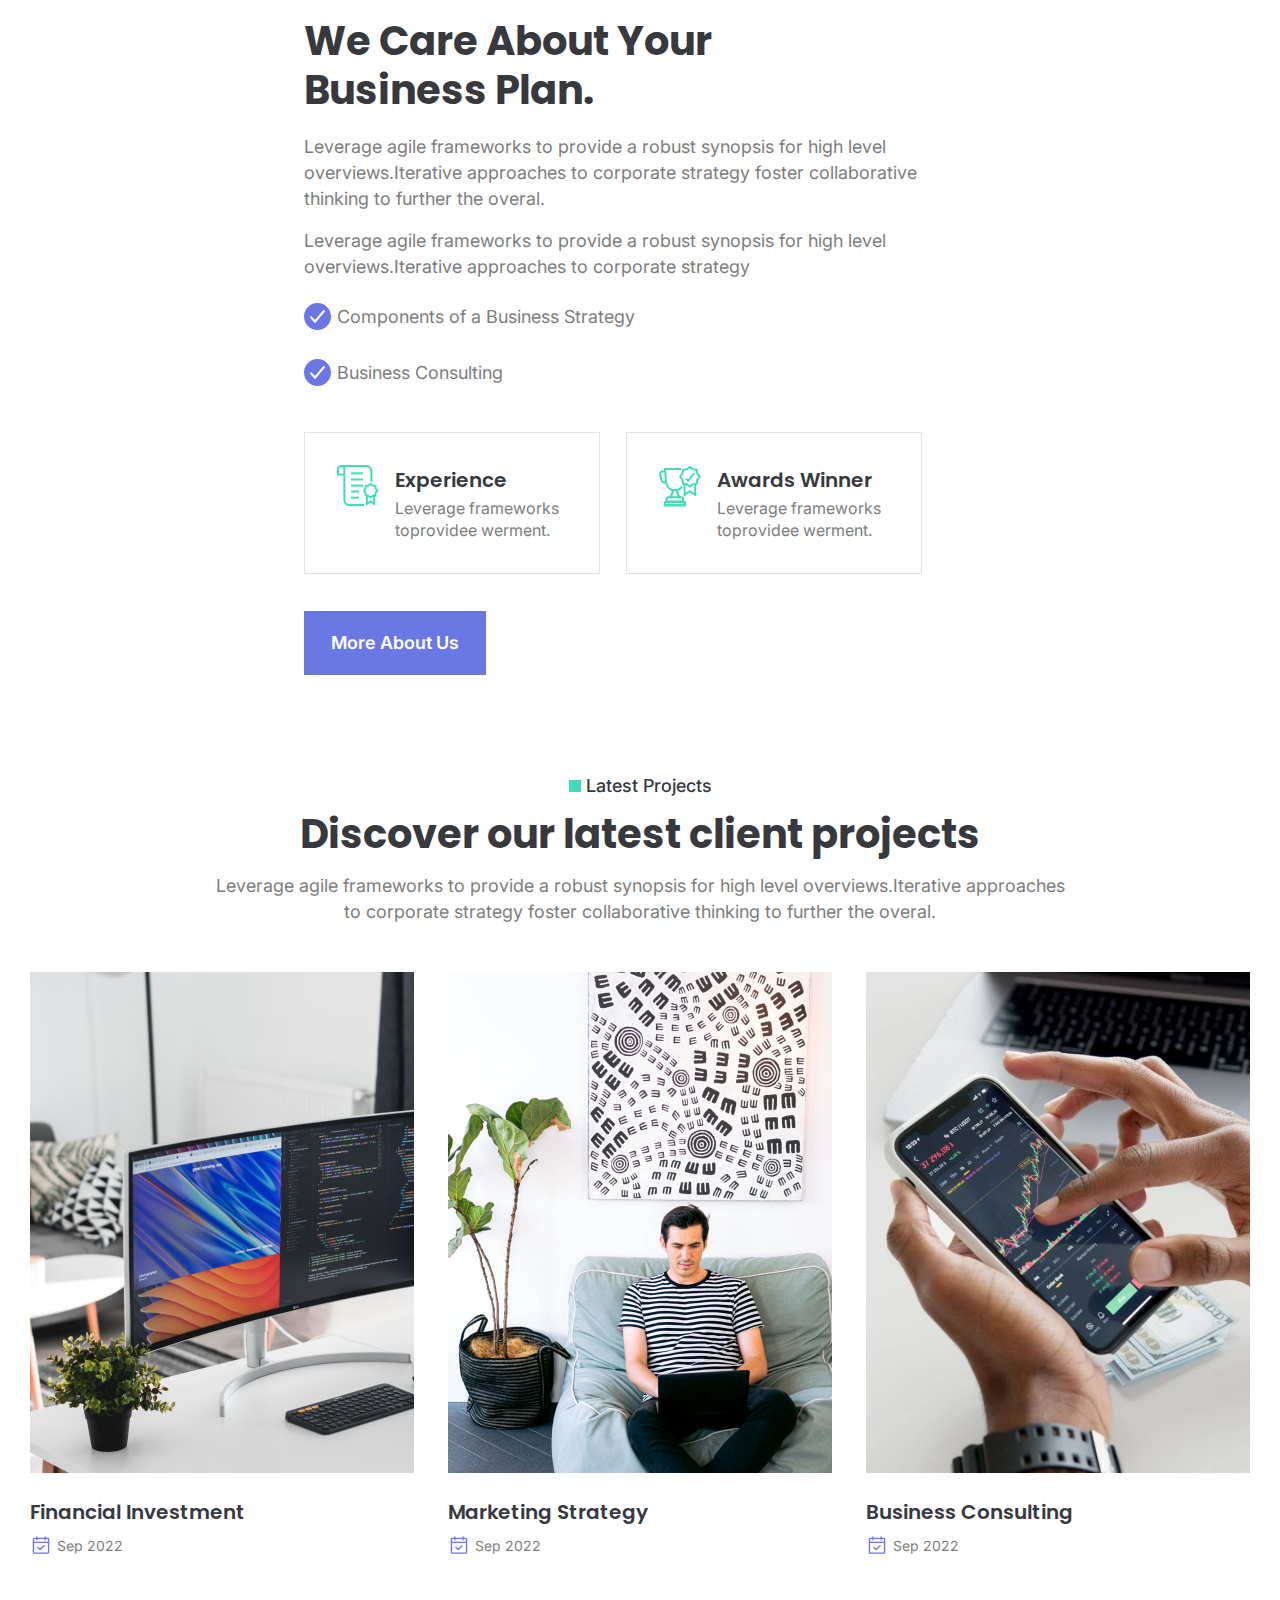
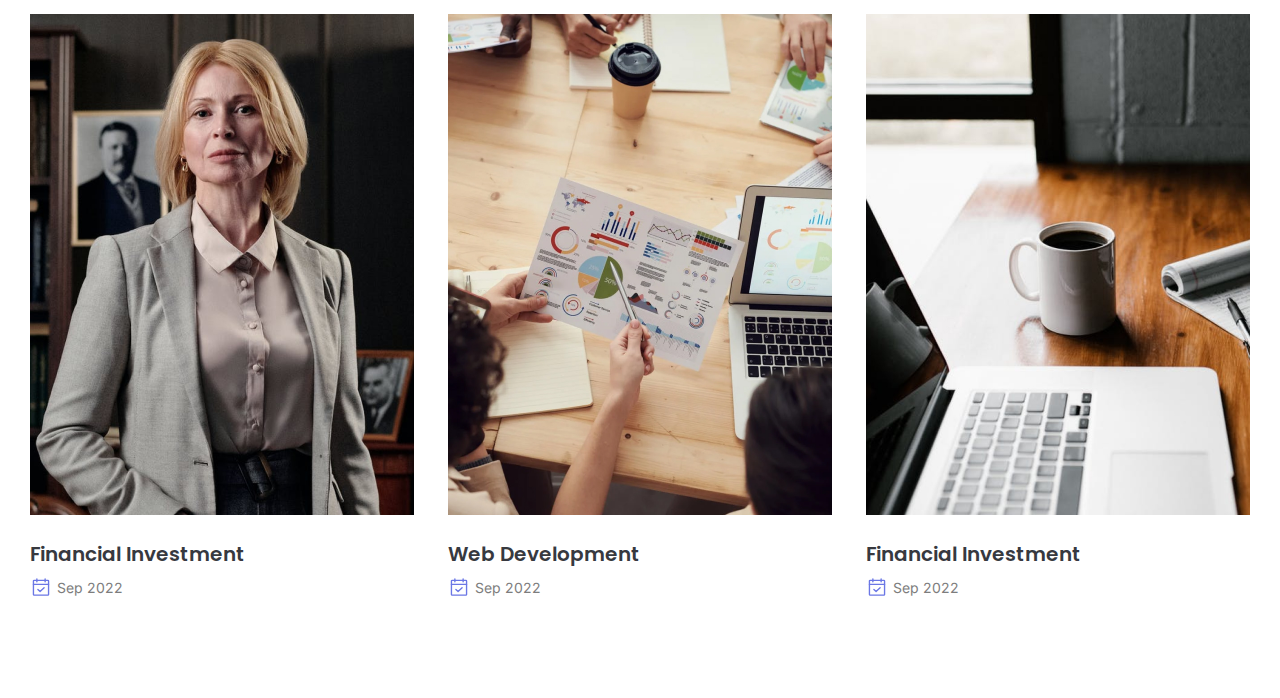
<file: lesson_8/index.html>
<!DOCTYPE html>
<html lang="en">
<head>
	<meta charset="UTF-8">
	<meta name="viewport" content="width=device-width, initial-scale=1.0">
	<link rel="stylesheet" href="css/style.css">
	<link rel="stylesheet" href="css/fonts.css">
	<title>Lesson 8</title>
</head>
<body>
	<header class="header">
		<!-- Тут шапка -->
	</header>
	<main class="page">
		<section class="page__hero hero">
			<div class="hero__container">
				<div class="hero__block block">
					<div class="block__content">
						<h1 class="block__title">WE MADE YOUR EVERYDAY FASHION BETTER!</h1>
						<h4 class="block__subtitle">
							In our journey to improve everyday fashion, euphoria presents EVERYDAY wear range - Comfortable & Affordable fashion 24/7
						</h4>
						<a href="#" class="hero__button">Shop Now</a>
					</div>
				</div>
				<div class="hero__block hero__block-people"></div>
			</div>
		</section>
		<section class="page__euphoria euphoria">
			<div class="euphoria__container">
				<div class="euphoria__content">
					<h3 class="euphoria__title">Clothing for Women Online in India</h3>
					<h4 class="euphoria__subtitle">Reexplore Women's Clothing Collection Online at Euphoria</h4>
					<div class="euphoria__text">
						<p>
							Women's Clothing – Are you searching for the best website to buy Clothing for Women online in India? Well, your search for the coolest and most stylish womens clothing ends here. From trendy Casual Womens Wear Online shopping to premium quality cotton women's apparel, <span>Euphoria</span> has closet of Women Collection covered with the latest and best designs of Women's Clothing Online.
						</p>
						<p>
							Our collection of clothes for women will make you the trendsetter with an iconic resemblance of choice in Womens Wear. 
						</p>
					</div>
					<h4 class="euphoria__subtitle">Reexplore Women's Clothing Collection Online at Euphoria</h4>
					<div class="euphoria__text">
						<p>
							Today, Clothing for Women is gaining more popularity above all. This is because gone are the days when women were used to carrying uncomfortable fashion. Today, a lady looks prettier when she is in Casual Womens Wear which is a comfortable outfit. Concerning this, <span>Euphoria</span> has a big fat range of Stylish Women's Clothing that would make her the winner wherever she goes. 
						</p>
						<p>
							Our collection of clothes for women will make you the trendsetter with an iconic resemblance of choice in Womens Wear. It is quite evident to say that there are very few Womens Clothing online stores where you can buy Western Wear for Women comprising the premium material and elegant design that you are always seeking for. Basically,  
						</p>
					</div>
					<a class="euphoria__link" href="#">See More</a>
				</div>
			</div>
		</section>
		<section class="page__plan plan">
			<div class="plan__container">
				<h4 class="plan__subtitle"><span></span>Welcome Whitecollar</h4>
				<h2 class="plan__title">
					We Care About Your Business Plan.
				</h2>
				<div class="plan__text">
					<p>
						Leverage agile frameworks to provide a robust synopsis for high level overviews.Iterative approaches to corporate strategy foster collaborative thinking to further the overal.
					</p>
					<p>
						Leverage agile frameworks to provide a robust synopsis for high level overviews.Iterative approaches to corporate strategy 
					</p>
				</div>
				<ul class="plan__list">
					<li class="plan__item">Components of a Business Strategy</li>
					<li class="plan__item">Business Consulting</li>
				</ul>
				<div class="plan__card card">
					<article class="card__item">
						<h3 class="card__title">Experience</h3>
						<div class="card__text">
							<p>
								Leverage frameworks toprovidee werment.
							</p>
						</div>
					</article>
					<article class="card__item card__item-winner">
						<h3 class="card__title">Awards Winner</h3>
						<div class="card__text">
							<p>
								Leverage frameworks toprovidee werment.
							</p>
						</div>
					</article>
				</div>
				<a class="plan__button" href="#">More About Us</a>
			</div>
		</section>
		<section class="page__projects projects">
			<div class="projects__container">
				<h4 class="projects__subtitle"><span></span>Latest Projects</h4>
				<h2 class="projects__title">Discover our latest client projects</h2>
				<div class="projects__text">
					<p>
						Leverage agile frameworks to provide a robust synopsis for high level overviews.Iterative approaches to corporate strategy foster collaborative thinking to further the overal.
					</p>
				</div>
				<div class="projects__column">
					<article class="projects__item item item-investment-first">
						<div class="item__image"></div>
						<div class="item__body">
							<h3 class="item__title">Financial Investment</h3>
							<div class="item__date">Sep 2022</div>
						</div>
					</article>
					<article class="projects__item item item-strategy">
						<div class="item__image"></div>
						<div class="item__body">
							<h3 class="item__title">Marketing Strategy</h3>
							<time class="item__date">Sep 2022</time>
						</div>
					</article>
					<article class="projects__item item item-consulting">
						<div class="item__image"></div>
						<div class="item__body">
							<h3 class="item__title">Business Consulting</h3>
							<time class="item__date">Sep 2022</time>
						</div>
					</article>
				</div>
				<div class="projects__column">
					<article class="projects__item item item-investment-second">
						<div class="item__image"></div>
						<div class="item__body">
							<h3 class="item__title">Financial Investment</h3>
							<time class="item__date">Sep 2022</time>
						</div>
					</article>
					<article class="projects__item item item-development">
						<div class="item__image"></div>
						<div class="item__body">
							<h3 class="item__title">Web Development</h3>
							<time class="item__date">Sep 2022</time>
						</div>
					</article>
					<article class="projects__item item item-investment-third">
						<div class="item__image"></div>
						<div class="item__body">
							<h3 class="item__title">Financial Investment</h3>
							<time class="item__date">Sep 2022</time>
						</div>
					</article>
				</div>
			</div>
		</section>
	</main>	
	<footer class="jewels">
	</footer>
</body>
</html>
</file>
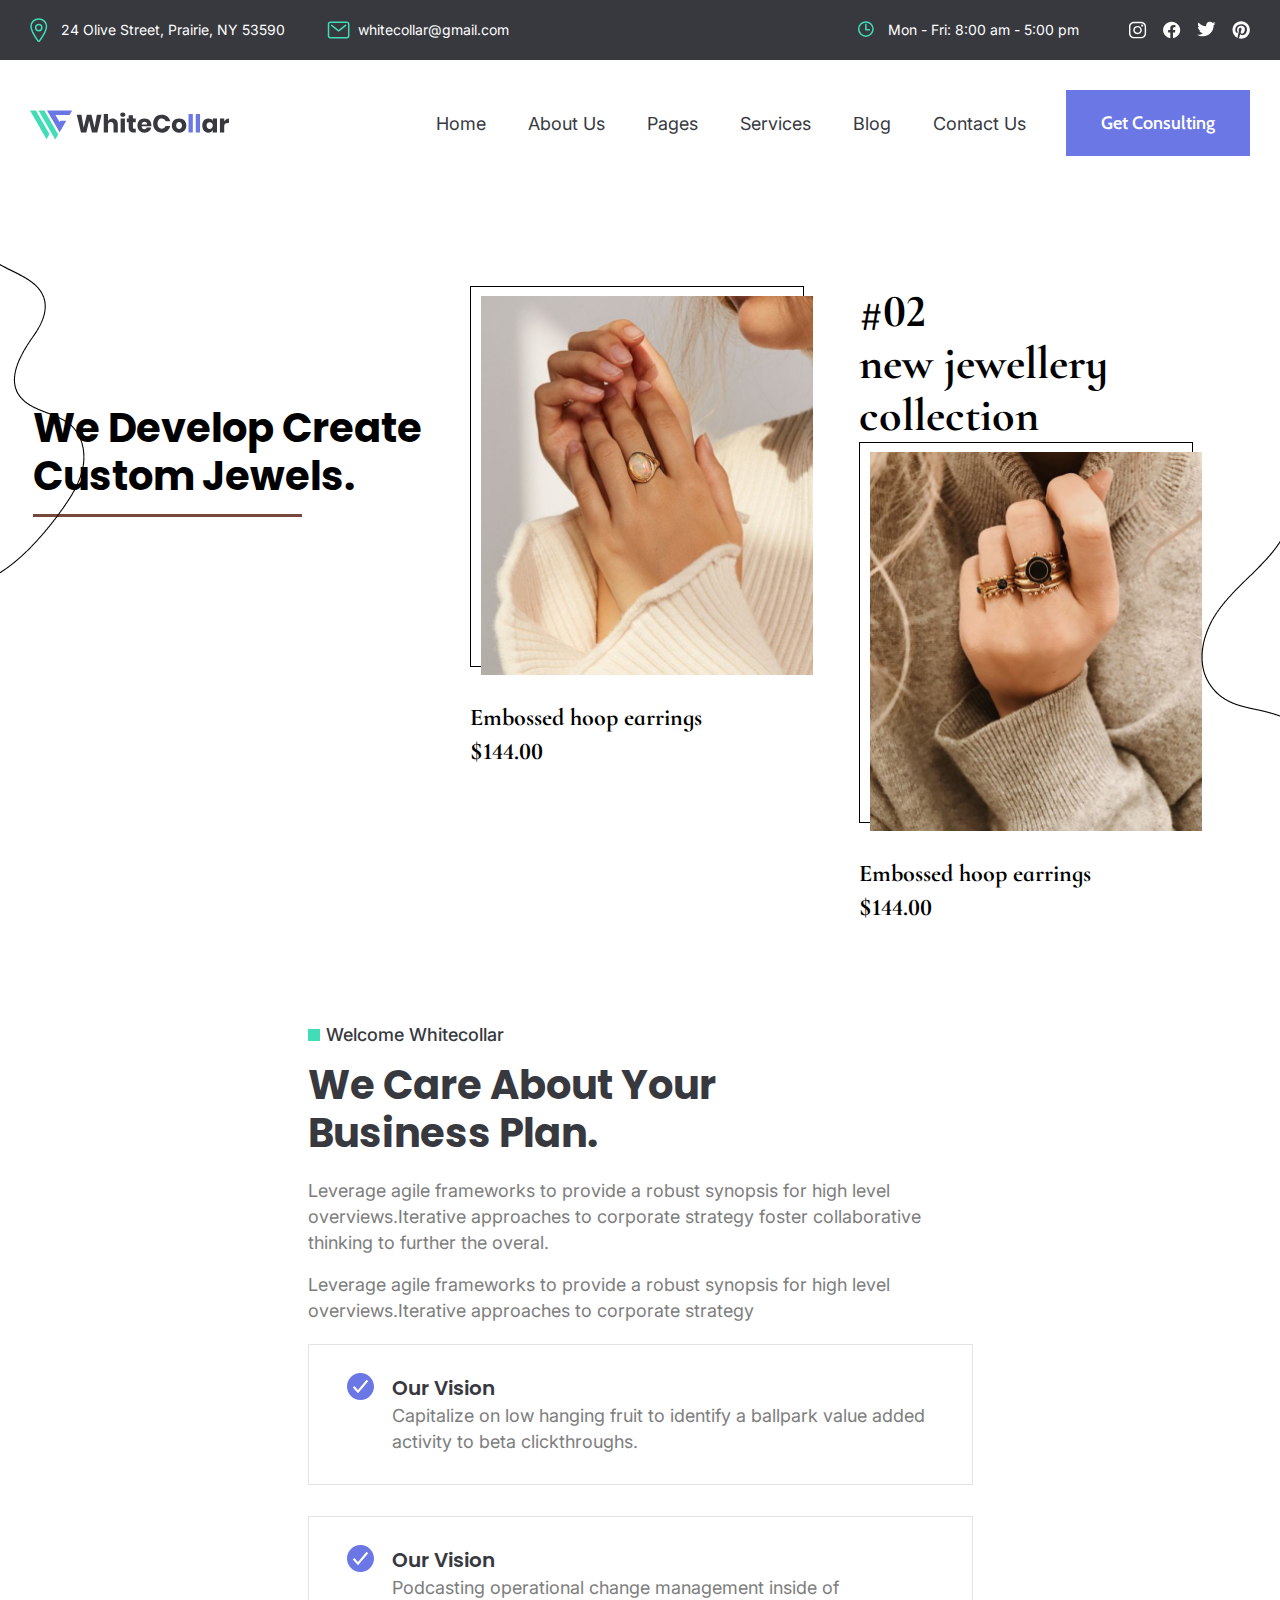
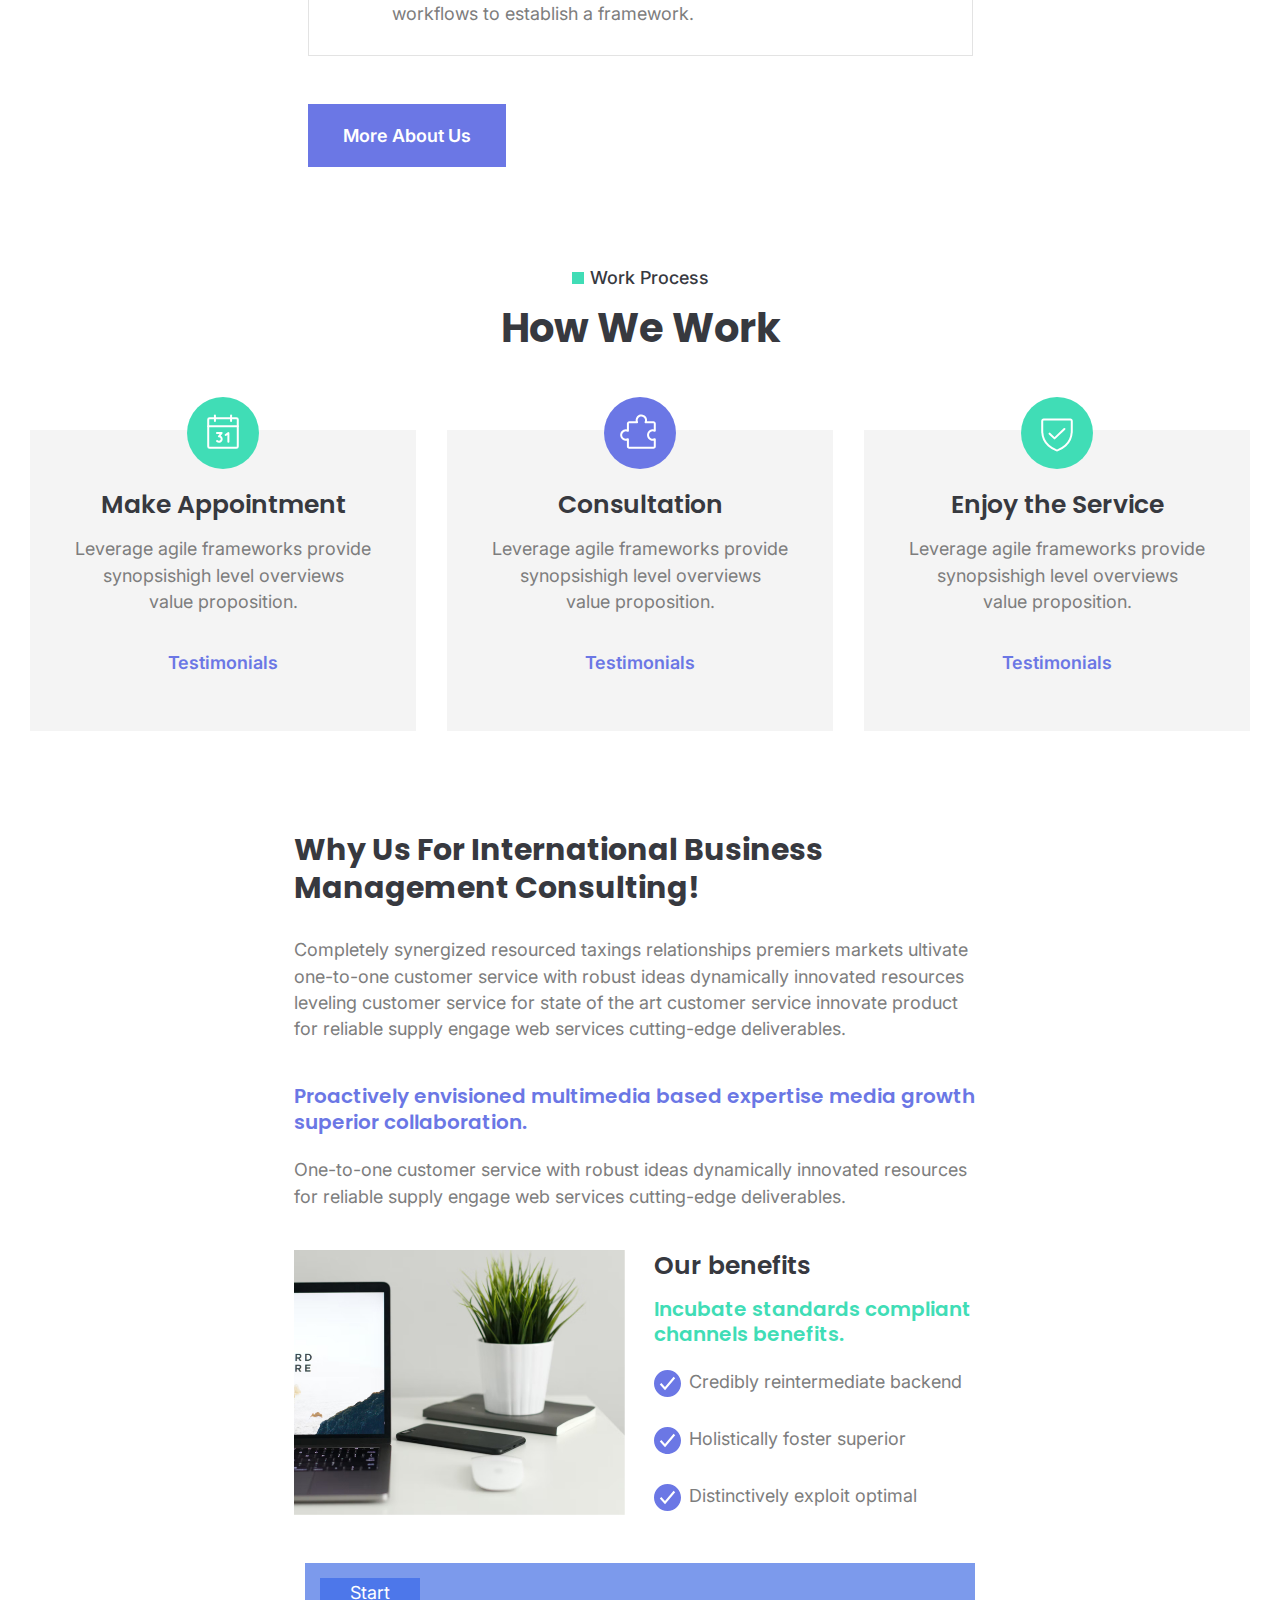
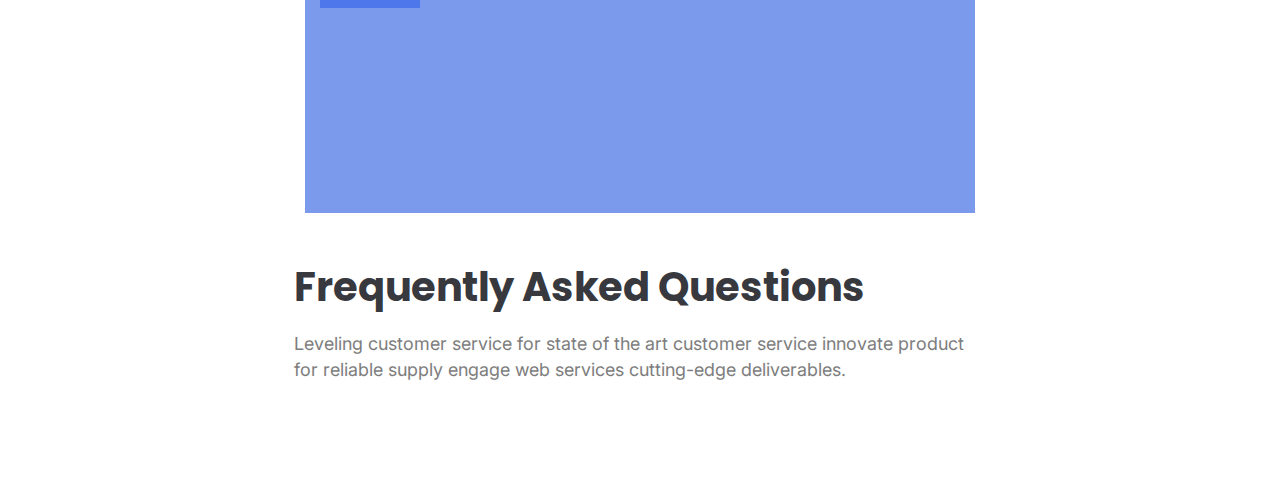
<file: lesson_9/index.html>
<!DOCTYPE html>
<html lang="en">
<head>
	<meta charset="UTF-8">
	<meta name="viewport" content="width=device-width, initial-scale=1.0">
	<link rel="stylesheet" href="css/style.css">
	<link rel="stylesheet" href="css/fonts.css">
	<title>Lesson 9</title>
</head>
<body>
	<header class="header">
		<div class="header-top">
			<div class="header-top__container">
				<div class="header-top__contacts contacts">
					<div class="contacts__item contacts__item-adress">24 Olive Street, Prairie, NY 53590</div>
					<a class="contacts__item contacts__item-mail" href="mailto:whitecollar@gmail.com">whitecollar@gmail.com</a>
					<div class="contacts__item contacts__item-date">Mon - Fri: 8:00 am - 5:00 pm</div>
				</div>
				<div class="header-top__actions actions">
					<a class="actions__link" href="#">
						<img src="img/Insta.svg" alt="Insta">
					</a>
					<a class="actions__link" href="#">
						<img src="img/Fb.svg" alt="fb">
					</a>
					<a class="actions__link" href="#">
						<img src="img/Twiter.svg" alt="Twiter">
					</a>
					<a class="actions__link" href="#">
						<img src="img/Pintrest.svg" alt="Pintrest">
					</a>
				</div>
			</div>
		</div>
		<div class="header__container">
			<a class="header__logo" href="#">
				<img src="img/Logo.svg" alt="logo">
			</a>
			<div class="header__menu menu">
				<nav class="menu__body">
					<ul class="menu__list">
						<li class="menu__item"><a href="#" class="menu__link">Home</a></li>
						<li class="menu__item"><a href="#" class="menu__link">About Us</a></li>
						<li class="menu__item"><a href="#" class="menu__link">Pages</a></li>
						<li class="menu__item"><a href="#" class="menu__link">Services</a></li>
						<li class="menu__item"><a href="#" class="menu__link">Blog</a></li>
						<li class="menu__item"><a href="#" class="menu__link">Contact Us</a></li>
					</ul>
				</nav>
				<a class="header__button button" href="#">Get Consulting</a>
			</div>
		</div>
	</header>
	<main class="page">
		<secrion class="page__hero hero">
			<div class="hero__container">
				<h1 class="hero__title title">We Develop Create Custom Jewels.</h1>
				<div class="hero__body">
					<div class="hero__item item-hero item-hero__top">
						<div class="item-hero__image">
							<img src="img/hero__image/hero-image-1.jpg" alt="image">
						</div>
						<div class="item-hero__content">
							<ul class="item-hero__list list-hero">
								<li class="list-hero__item">Embossed hoop earrings</li>
								<li class="list-hero__cost">$144.00</li>
							</ul>
						</div>
					</div>
					<div class="hero__item item-hero">
						<h2 class="item-hero__title">#02 <br> new jewellery collection</h2>
						<div class="item-hero__image">
							<img src="img/hero__image/hero-image-2.jpg" alt="image">
						</div>
						<div class="item-hero__content">
							<ul class="item-hero__list list-hero">
								<li class="list-hero__item">Embossed hoop earrings</li>
								<li class="list-hero__cost">$144.00</li>
							</ul>
						</div>
					</div>
				</div>
			</div>
		</secrion>
		<section class="page__plan plan">
			<div class="plan__container">
				<h3 class="plan__subtitle subtitle">Welcome Whitecollar</h3>
				<h2 class="plan__title title">We Care About Your Business Plan.</h2>
				<div class="plan__text">
					<p>
						Leverage agile frameworks to provide a robust synopsis for high level overviews.Iterative approaches to corporate strategy foster collaborative thinking to further the overal.
					</p>
					<p>
						Leverage agile frameworks to provide a robust synopsis for high level overviews.Iterative approaches to corporate strategy 
					</p>
				</div>
				<div class="plan__advantages advantages">
					<div class="advantages__item item-advantages">
						<div class="item-advantages__content">
							<h3 class="item-advantages__title">Our Vision</h3>
							<div class="item-advantages__text">
								<p>
									Capitalize on low hanging fruit to identify a ballpark value added activity to beta clickthroughs.
								</p>
							</div>
						</div>
					</div>
					<div class="advantages__item item-advantages">
						<div class="item-advantages__content">
							<h3 class="item-advantages__title">Our Vision</h3>
							<div class="item-advantages__text">
								<p>
									Podcasting operational change management inside of workflows to establish a framework.
								</p>
							</div>
						</div>
					</div>
				</div>
				<a class="plan__button" href="#">More About Us</a>
			</div>
		</section>
		<section class="page__work work">
			<div class="work__container">
				<h3 class="work__subtitle subtitle">Work Process</h3>
				<h2 class="work__title title">How We Work</h2>
				<div class="work__column">
					<article class="work__card work__card-appointment card ">
						<h2 class="card__title">Make Appointment</h2>
						<div class="card__text">
							<p>
								Leverage agile frameworks provide synopsishigh level overviews <br> value proposition. 
							</p>
						</div>
						<a class="card__link" href="#">Testimonials</a>
					</article>
					<article class="work__card work__card-consultation card">
						<h2 class="card__title">Consultation</h2>
						<div class="card__text">
							<p>
								Leverage agile frameworks provide synopsishigh level overviews<br> value proposition. 
							</p>
						</div>
						<a class="card__link" href="#">Testimonials</a>
					</article>
					<article class="work__card work__card-service card">
						<h2 class="card__title">Enjoy the Service</h2>
						<div class="card__text">
							<p>
								Leverage agile frameworks provide synopsishigh level overviews<br> value proposition. 
							</p>
						</div>
						<a class="card__link" href="#">Testimonials</a>
					</article>
				</div>
			</div>
		</section>
		<section class="page__advantages advantages">
			<div class="advantages__container">
				<h2 class="advantages__title title">Why Us For International Business <br> Management Consulting!</h2>
				<div class="advantages__text">
					<p>
						Completely synergized resourced taxings relationships premiers markets ultivate one-to-one customer service with robust ideas dynamically innovated resources leveling customer service for state of the art  customer service innovate product  for reliable supply engage web services cutting-edge deliverables.
					</p>
					<p>
						Proactively envisioned multimedia based expertise media growth  superior collaboration.
					</p>
					<p>
						One-to-one customer service with robust ideas dynamically innovated resources for reliable supply engage web services cutting-edge deliverables.
					</p>
				</div>
				<div class="advantages__body body-advantages">
					<img class="body-advantages__image" src="img/advantages/img/image.jpg" alt="image">
					<div class="body-advantages__content content-advantages">
						<h2 class="content-advantages__title">Our benefits</h2>
						<div class="content-advantages__text">
							<p>
								Incubate standards compliant channels benefits.
							</p>
						</div>
						<ul class="content-advantages__list">
							<li class="content-advantages__item">Credibly reintermediate backend</li>
							<li class="content-advantages__item">Holistically foster superior</li>
							<li class="content-advantages__item">Distinctively exploit optimal</li>
						</ul>
					</div>
				</div>
			</div>
		</section>
		<div class="page__game game">
			<div class="game__container">
				<div class="game__block block">
					<div class="block__1 block-style">Start</div>
					<div class="block__2 block-style"></div>
					<div class="block__3 block-style"></div>
					<div class="block__4 block-style"></div>
					<div class="block__5 block-style"></div>
					<div class="block__6 block-style"></div>
					<div class="block__7 block-style"></div>
					<div class="block__8 block-style"></div>
					<div class="block__9 block-style"></div>
					<div class="block__10 block-style"></div>
					<div class="block__11 block-style">Finish</div>
				</div>
			</div>
		</div>
	</main>	
	<footer class="footer">
		<div class="footer__container">
			<h2 class="footer__title title">Frequently Asked Questions</h2>
			<div class="footer__text">
				<p>
					Leveling customer service for state of the art  customer service innovate product  for reliable supply engage web services cutting-edge deliverables.
				</p>
			</div>
		</div>
	</footer>
</body>
</html>
</file>
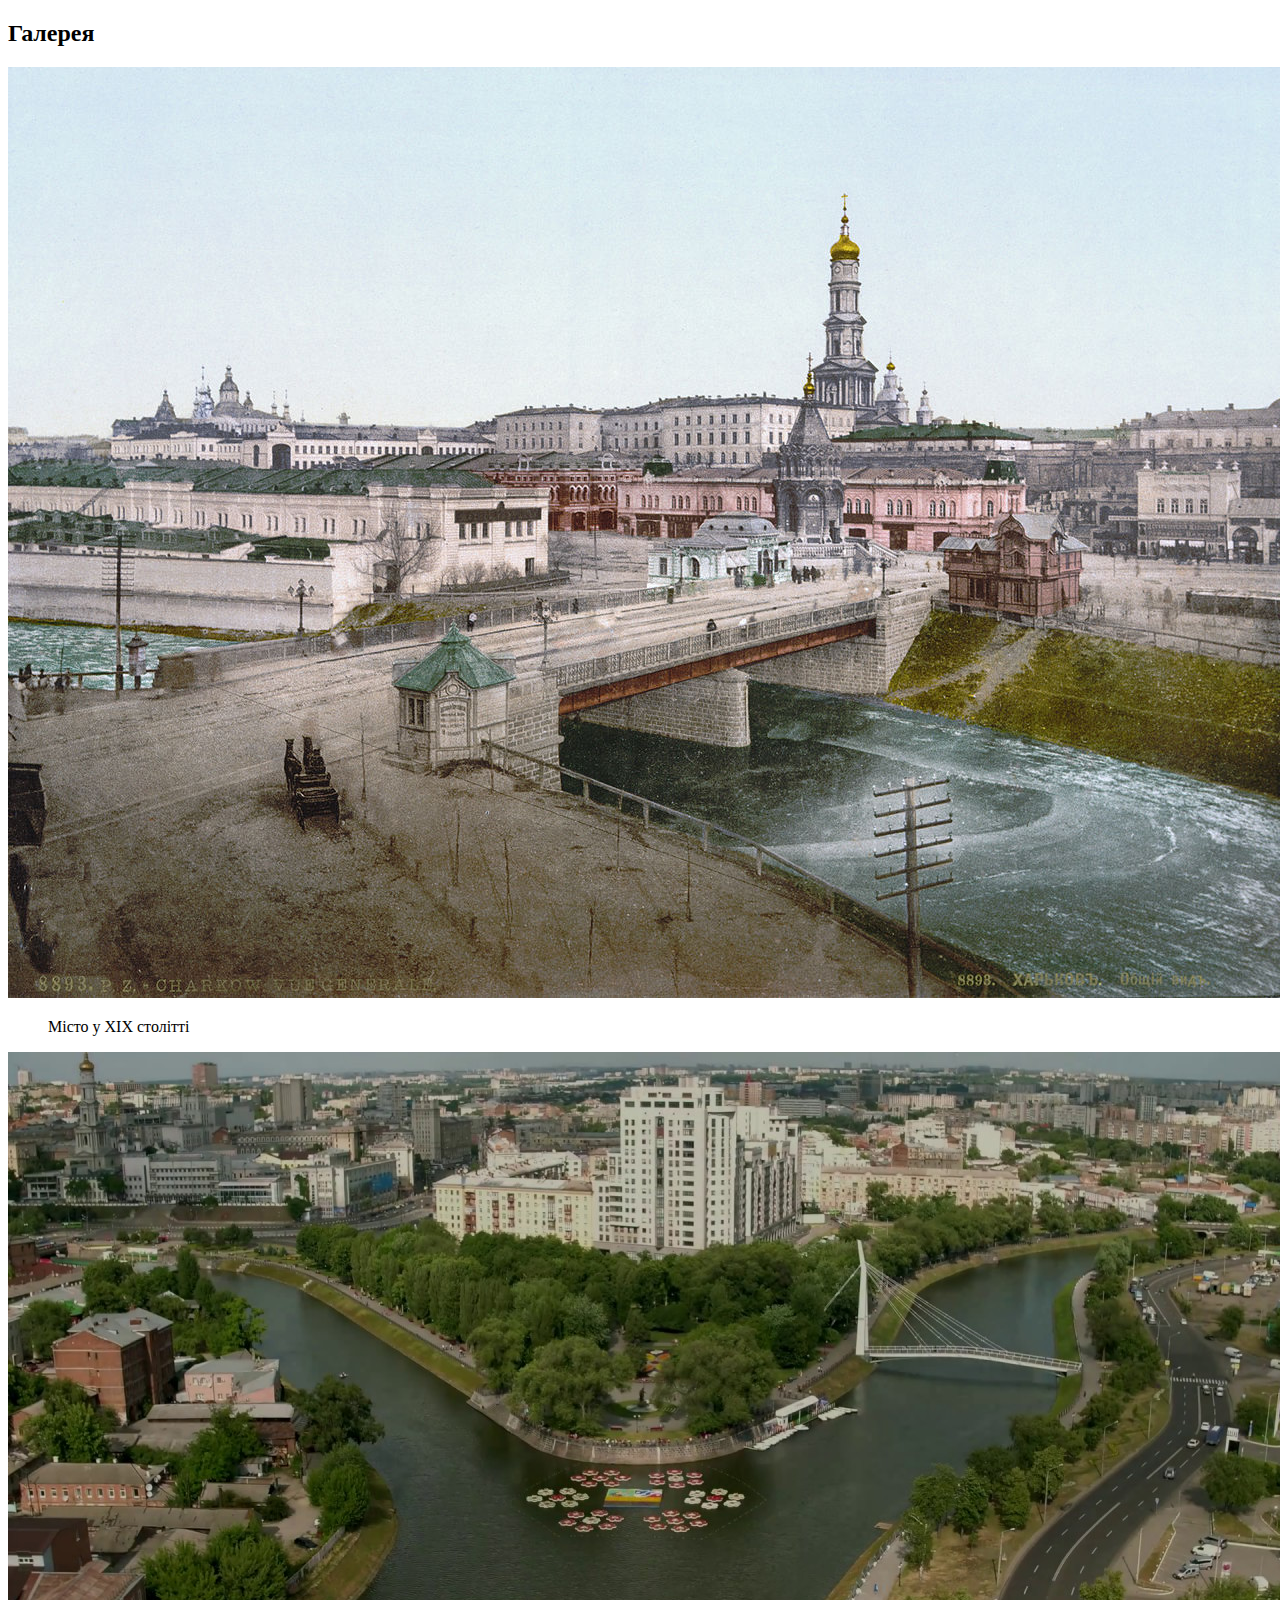
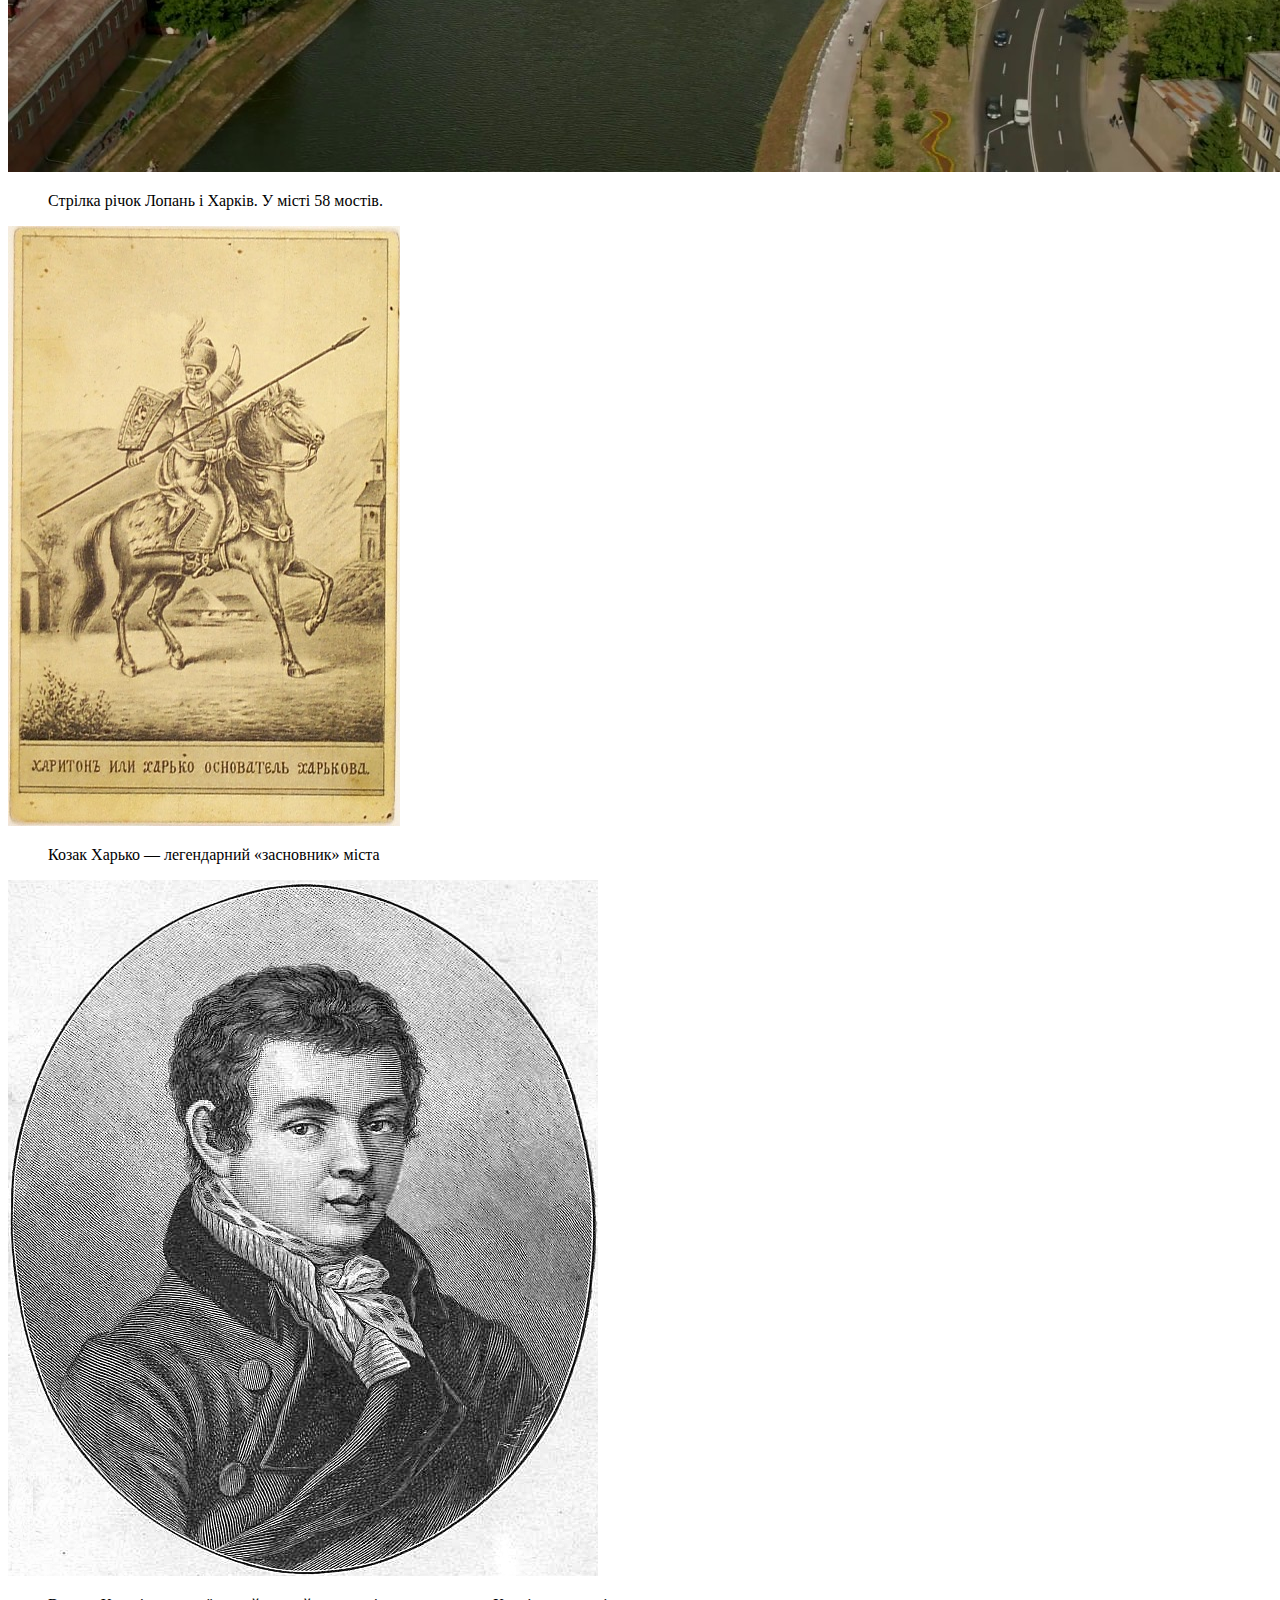
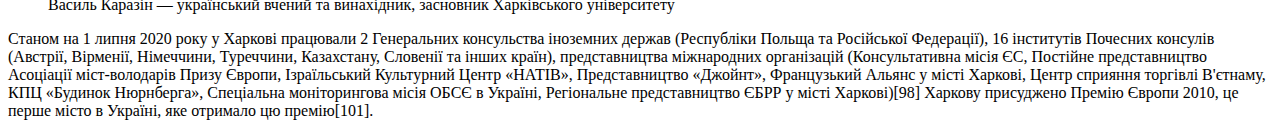
<file: lesson_2/gallery.html>
<!DOCTYPE html>
<html lang="uk">
<head>
	<meta charset="UTF-8">
	<meta name="viewport" content="width=device-width, initial-scale=1.0">
	<title>Галерея</title>
</head>
<body>
	<header class="header">
		<h2>Галерея</h2>
	</header>
	<main class="page">
		<img src="img/gallery-img/img-1.jpg" alt="image">
		<figure>Місто у XIX столітті</figure>
		<img src="img/gallery-img/img-2.jpg" alt="image">
		<figure>Стрілка річок Лопань і Харків. У місті 58 мостів.</figure>
		<img src="img/gallery-img/img-3.jpg" alt="image">
		<figure>Козак Харько — легендарний «засновник» міста</figure>
		<img src="img/gallery-img/img-4.jpg" alt="image">
		<figure>Василь Каразін — український вчений та винахідник, засновник Харківського університету</figure>
	</main>
	<footer class="footer">
		<p>
			Станом на 1 липня 2020 року у Харкові працювали 2 Генеральних консульства іноземних держав (Республіки Польща та Російської Федерації), 16 інститутів Почесних консулів (Австрії, Вірменії, Німеччини, Туреччини, Казахстану, Словенії та інших країн), представництва міжнародних організацій (Консультативна місія ЄС, Постійне представництво Асоціації міст-володарів Призу Європи, Ізраїльський Культурний Центр «НАТІВ», Представництво «Джойнт», Французький Альянс у місті Харкові, Центр сприяння торгівлі В'єтнаму, КПЦ «Будинок Нюрнберга», Спеціальна моніторингова місія ОБСЄ в Україні, Регіональне представництво ЄБРР у місті Харкові)[98] Харкову присуджено Премію Європи 2010, це перше місто в Україні, яке отримало цю премію[101].
		</p>
	</footer>
</body>
</html>
</file>
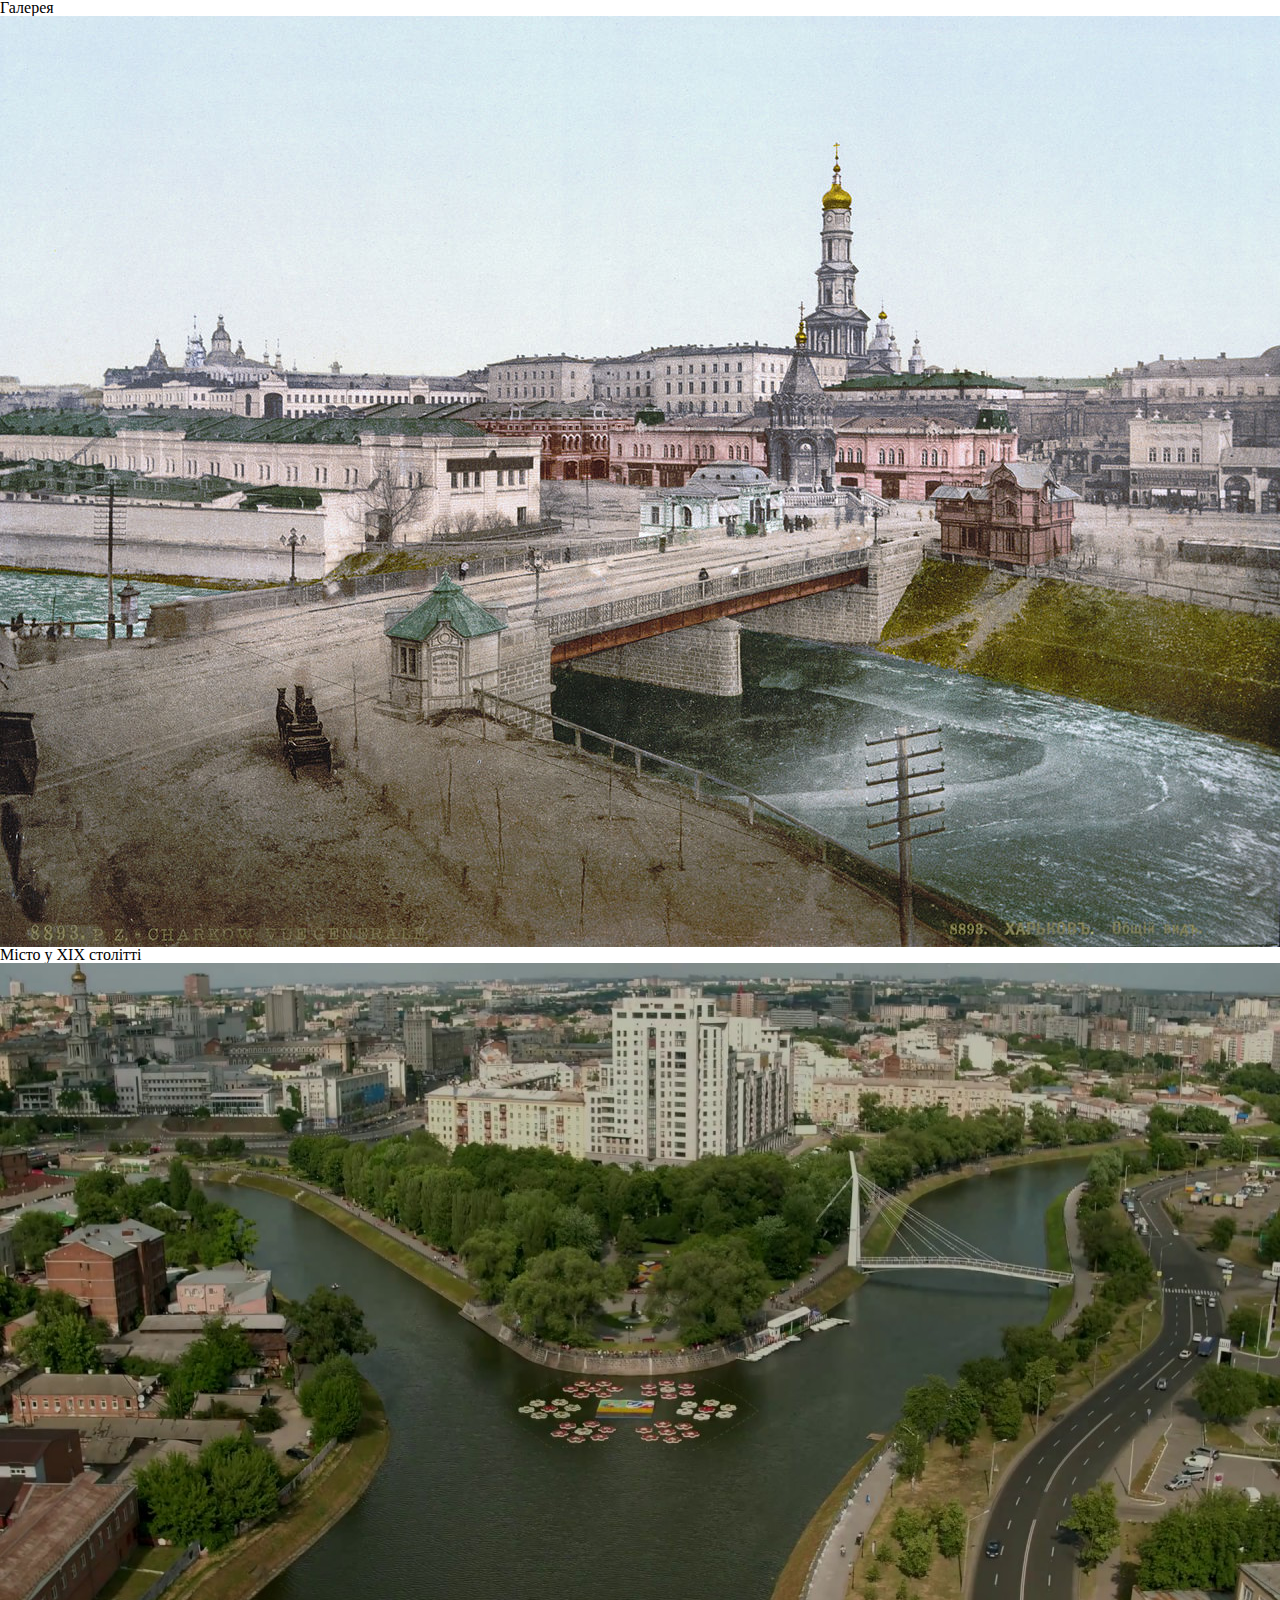
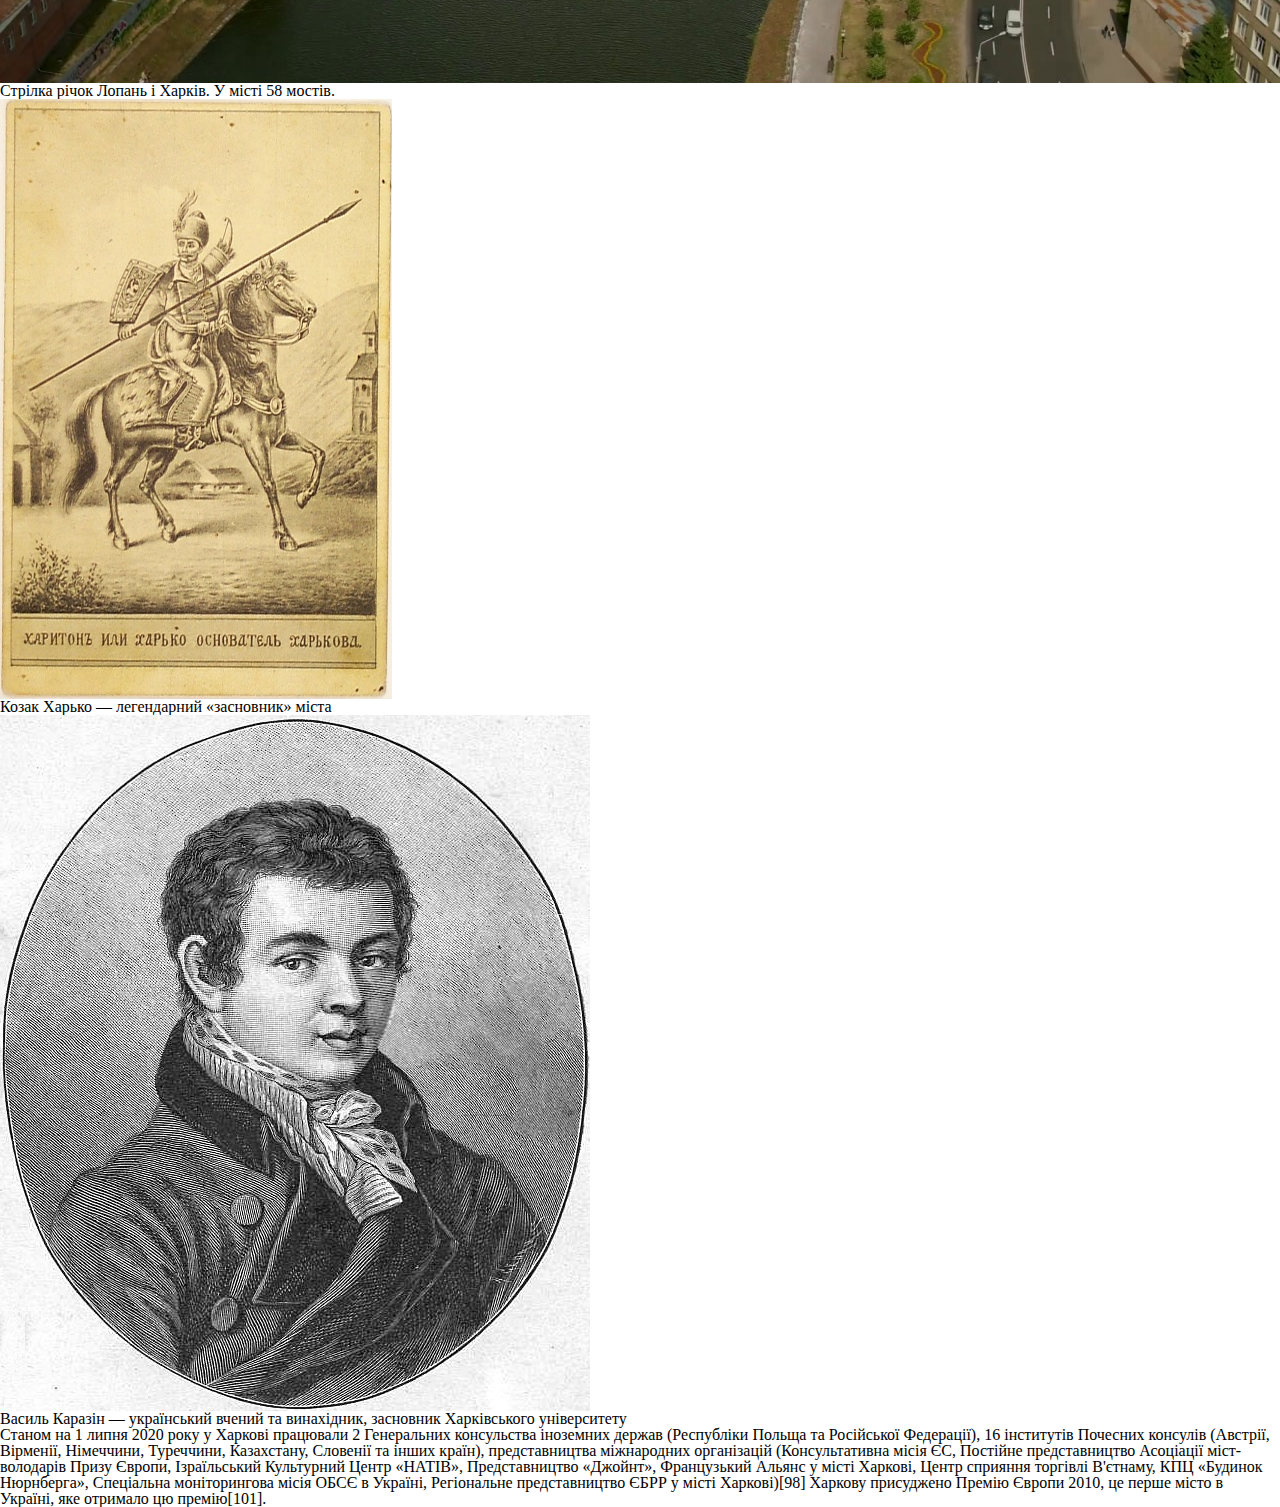
<file: lesson_3/gallery.html>
<!DOCTYPE html>
<html lang="uk">
<head>
	<meta charset="UTF-8">
	<meta name="viewport" content="width=device-width, initial-scale=1.0">
	<link rel="stylesheet" href="css/style.css">
	<title>Галерея</title>
</head>
<body>
	<header class="header">
		<h1 class="title">Галерея</h1>
	</header>
	<main class="page">
		<figure>
			<img src="img/gallery-img/img-1.jpg" alt="image">
			<figcaption>Місто у XIX столітті</figcaption>
		</figure>
		<figure>
			<img src="img/gallery-img/img-2.jpg" alt="image">
			<figcaption>Стрілка річок Лопань і Харків. У місті 58 мостів.</figcaption>
		</figure>
		<figure>
			<img src="img/gallery-img/img-3.jpg" alt="image">
			<figcaption>Козак Харько — легендарний «засновник» міста</figcaption>
		</figure>
		<figure>
			<img src="img/gallery-img/img-4.jpg" alt="image">
			<figcaption>Василь Каразін — український вчений та винахідник, засновник Харківського університету</figcaption>
		</figure>
	</main>
	<footer class="footer">
		<p>
			Станом на 1 липня 2020 року у Харкові працювали 2 Генеральних консульства іноземних держав (Республіки Польща та Російської Федерації), 16 інститутів Почесних консулів (Австрії, Вірменії, Німеччини, Туреччини, Казахстану, Словенії та інших країн), представництва міжнародних організацій (Консультативна місія ЄС, Постійне представництво Асоціації міст-володарів Призу Європи, Ізраїльський Культурний Центр «НАТІВ», Представництво «Джойнт», Французький Альянс у місті Харкові, Центр сприяння торгівлі В'єтнаму, КПЦ «Будинок Нюрнберга», Спеціальна моніторингова місія ОБСЄ в Україні, Регіональне представництво ЄБРР у місті Харкові)[98] Харкову присуджено Премію Європи 2010, це перше місто в Україні, яке отримало цю премію[101].
		</p>
	</footer>
</body>
</html>
</file>
<file: lesson_15/css/style.css>
/* @import url("fonts.css"); */
/* @import url("https://fonts.googleapis.com/css?family=Inter:regular&display=swap");
@import url("https://fonts.googleapis.com/css?family=Poppins:600&display=swap");
@import url("https://fonts.googleapis.com/css?family=Cabin:600&display=swap"); */

/* Скидання стилів */
@import url("reset.css");

/* Основні стилі */

[class*="__container"] {
	max-width: 1270px;
	margin: 0 auto;
	padding: 0 15px;
}

.wrapper {
	min-height: 100%;
	display: flex;
	flex-direction: column;
	overflow: hidden;
}

body {
	font-size: 18px;
	font-family: "Causten";
	font-weight: 500;
}

/* ======================================================================================================================================================== */

.header {
	margin-bottom: 100px;
}
.header__container {
	display: flex;
	align-items: center;
	gap: 60px;
	min-height: 116px;
	padding-top: 5px;
	padding-bottom: 5px;
}
.header__wrapper {
	display: flex;
	align-items: center;
	flex: 1 1 auto;
	justify-content: space-between;
	gap: 164px;
}
.header__logo {
	width: 91px;
	height: 45px;
	position: relative;
}
.header__logo img {
	position: absolute; 
	top: 0; 
	left: 0; 
	width: 100%;
	height: 100%;
	object-fit: cover;
}
.form-header {
	display: flex;
	justify-content: space-between;
	flex:  1 1 auto;
}
.form-header__line {
	border-radius: 8px;
	background: #F6F6F6;
	padding: 12px 48px;
}
.form-header__line {
	display: flex;
	gap: 12px;
}
.form-header__button {
	width: 20px;
	height: 20px;
	background: url('../img/search.svg') 0 0 no-repeat;
	cursor: pointer;
}
.form-header__input {
	background: #F6F6F6;
	font-size: 18px;
	font-weight: 500;
	line-height: normal;
	max-width: 60px;
}
.buttons-header {
	display: flex;
	align-items: center;
	gap: 29px;
}
.buttons-header__link {
	border-radius: 8px;
	border: 1px solid #3C4242;
	color: #8A33FD;
   font-size: 18px;
   line-height: normal;
	padding: 12px 48px;
	transition: all .3s ease;
}
.buttons-header__link:hover {
	background: #8A33FD;
	color: #fff;
}
#language { 
	font-family: "Causten";
	font-size: 18px;
	max-width: 206px;  
	appearance: none;
	overflow: hidden;
	background: url('../img/Vector.svg') no-repeat right;
	flex: 0 1 206px;
	color: #333;
	font-weight: 400;
   line-height: normal;
}


/* ======================================================================================================================================================== */

.page__categories {
}
.categories {
	margin-bottom: 100px;
}
.categories__container {
}
.categories__column {
	display: flex;
	flex-wrap: wrap;
	margin: 0 -25px;
	row-gap: 50px;
}
.categories__title {
	font-family: "Coresans";
	color: #3C4242;
   font-size: 34px;
   line-height: 33.5px;
   letter-spacing: 0.68px;
	display: flex;
	align-items: center;
	gap: 20px;
	margin-bottom: 60px;
}
.categories__title::before {
	content: '';
	width: 6px;
	height: 30px;
	border-radius: 10px;
	background: #8A33FD;
	display: inline-block;
}
.categories__card {
}
.card {
	display: flex;
	flex: 1 1 25%;
}
.card__content {
	display: flex;
	flex-direction: column;
	flex: 1 1 auto;
	padding: 0 25px;
	gap: 14.5px;
}
.card__img {
	position: relative;
	padding-bottom: 144.223%;
	overflow: hidden;
	border-radius: 5px;
}
.card__img:hover img {
	transform: scale(1.1);
}
.card__img img {
	position: absolute; 
	top: 0; 
	left: 0; 
	width: 100%;
	height: 100%;
	object-fit: cover;
	transition: all 1s ease 0s;
}
.card__img::before {
	content: "";
	position: absolute;
	width: 100%;
	height: 100%;
	top: 0;
	left: 0;
	background-color: black;
	border-radius: 5px;
	opacity: 0.4;
	transition: all 1s ease 0s;
	z-index: 2;
}
.card__img:hover::before {
	opacity: 0;
}
.card__body {
	display: flex;
	justify-content: space-between;
	align-items: center;
}
.card__wrapper {
}
.card__name {
	color: #2A2F2F;
	font-size: 17.875px;
	font-style: normal;
	font-weight: 700;
	line-height: 27.93px;
	letter-spacing: -0.715px;
	transition: all .3s ease;
}
.card__name:hover {
	color: #474f4f;
}
.card__title {
}
.card__text {
	color: #7F7F7F;
   font-size: 13.407px;
   line-height: 27.93px;
   letter-spacing: -0.536px;
}
.card__arrow img {
	transition: all .3s ease;
}
.card__arrow img:hover {
	opacity: 0.7;
}

/* ======================================================================================================================================================== */


.page__wishlist {
}
.wishlist {
	margin-bottom: 100px;
}
.wishlist__container {
	max-width: 903px;
}
.wishlist__column {
	display: flex;
	flex-direction: column;
	gap: 60px;
}
.wishlist__item {
	display: flex;
	align-items: center;
	padding-bottom: 30px;
}
.wishlist__item:not(:last-child) {
	border-bottom: 1px solid #EDEEF2;
}
.item-wishlist {
}
.item-wishlist__wrapper {
	display: flex;
	align-items: center;
	flex: 1 1 auto;
	gap: 36px;
}
.item-wishlist__payment {
	display: flex;
	align-items: center;
	gap: 50px;
}
.item-wishlist__close {
}
.item-wishlist__image {
	flex: 0 1 15.054%;
	position: relative;
	overflow: hidden;
	padding-bottom: 15.054%;
}
.item-wishlist__image img {
	position: absolute; 
	top: 0; 
	left: 0; 
	width: 100%;
	height: 100%;
	object-fit: cover;
}
.item-wishlist__info {
	display: flex;
	flex-direction: column;
	gap: 12px;
	color: #3C4242;
   font-size: 22px;
   font-weight: 700;
   line-height: normal;
   letter-spacing: 0.44px;

}
.item-wishlist__info span {
	color: #807D7E;
	font-size: 22px;
   line-height: normal;
   letter-spacing: 0.44px;
}
.item-wishlist__title {
}
.item-wishlist__color {
}
.item-wishlist__quantity {
}
.item-wishlist__cost {
	color: #807D7E;
	font-size: 22px;
	font-weight: 700;
	line-height: normal;
	letter-spacing: 0.44px;
}
.item-wishlist__button {
	border-radius: 8px;
	background: #8A33FD;
	color: #FFF;
	line-height: normal;
	padding: 14px 28px;
	transition: all .3s ease;
}
.item-wishlist__button:hover {
	background: #6525b9;
}


/* ======================================================================================================================================================== */


.page__order {
}
.order {
	margin-bottom: 100px;
}
.order__container {
	max-width: 895px;
}
.order__column {
	display: flex;
	flex-direction: column;
	gap: 30px;
}
.order__card {
}
.card-order {
	display: flex;
	flex-direction: column;
	gap: 30px;
	padding-bottom: 30px;
	border-bottom: 1px solid #EDEEF2;
}
.card-order span {
	color: #BEBCBD;
   font-size: 14px;
   font-weight: 400;
}
.card-order__top {
}
.top-order {
	border-radius: 8px;
	background: #F6F6F6;	
	padding: 28px 47px;
	display: flex;
	flex-direction: column;
	gap: 14px;
}
.top-order__title {
	color: #3C4242;
   font-size: 20px;
   font-weight: 600;
   line-height: normal;
}
.top-order__content {
	display: flex;
	align-items: center;
	justify-content: space-between;
	gap: 20px;
}
.top-order__text {
	color: #807D7E;
	font-size: 14px;
	font-weight: 600;
	line-height: normal;
	display: flex;
	flex-direction: column;
	gap: 7px;
}
.top-order__text--right {
	align-items: flex-end;
}
.card-order__bottom {
}
.bottom-order {
	display: flex;
	gap: 25px;
	align-items: center;
}
.bottom-order__image {
	position: relative;
	overflow: hidden;
	padding-bottom: 11.099%;
	flex: 0 0 11.099%;
}
.bottom-order__image img {
	position: absolute; 
	top: 0; 
	left: 0; 
	width: 100%;
	height: 100%;
	object-fit: cover;
}
.bottom-order__body {
	flex: 1 1 auto;
}
.bottom-order__title {
	color: #3C4242;
   font-size: 16px;
   font-weight: 600;
   line-height: normal;
	margin-bottom: 10px;
}
.bottom-order__content {
	color: #3C4242;
   font-size: 14px;
   font-weight: 600;
   line-height: normal;
	display: flex;
   flex-direction: column;
   gap: 5px;
}
.bottom-order__button {
	border-radius: 8px;
	background: #8A33FD;
	color: #fff;
	padding: 14px 28px;
	transition: all .3s ease;
}
.bottom-order__button:hover {
	background: #59239f;
}
</file>
<file: lesson_15/css/fonts.css>
@font-face {
	font-family: 'Causten';
	src: url('../fonts/Causten-Bold.woff2') format('woff2'), url('../fonts/Causten-Bold.woff') format('woff');
	font-weight: 700;
	font-style: normal;
	font-display: swap;
}
@font-face {
	font-family: 'Causten';
	src: url('../fonts/Causten-Medium.woff2') format('woff2'), url('../fonts/Causten-Medium.woff') format('woff');
	font-weight: 500;
	font-style: normal;
	font-display: swap;
}
@font-face {
	font-family: 'Causten';
	src: url('../fonts/Causten-Regular.woff2') format('woff2'), url('../fonts/Causten-Regular.woff') format('woff');
	font-weight: 400;
	font-style: normal;
	font-display: swap;
}
@font-face {
	font-family: 'Causten';
	src: url('../fonts/Causten-Semi-Bold.woff2') format('woff2'), url('../fonts/Causten-Semi-Bold.woff') format('woff');
	font-weight: 600;
	font-style: normal;
	font-display: swap;
}
@font-face {
	font-family: 'Coresans';
	src: url('../fonts/coresansc65.woff2') format('woff2'), url('../fonts/coresansc65.woff') format('woff');
	font-weight: 600;
	font-style: normal;
	font-display: swap;
}
</file>
<file: lesson_5/css/style.css>
@import url("fonts.css");
@import url("https://fonts.googleapis.com/css?family=Raleway+Dots:regular&display=swap");
@import url("https://fonts.googleapis.com/css?family=Poppins:600,700&display=swap");
@import url("https://fonts.googleapis.com/css?family=Inter:regular,500&display=swap");


/* Скидання стилів */
@import url("reset.css");

/* Основні стилі */
body {
	font-family: 'Montserrat Alternates', sans-serif;
}


h1 {
	font-family: "Golos Text" ,sans-serif;
	font-size: 32px; 
	text-align: center;
	text-decoration: underline;
	box-shadow: 0px 9px 12px 3px;
}

.header {
	font-family: 'Cormorant Garamond';
	font-weight: 600;
	font-style: italic;
}


.footer {
	font-family: "Cormorant Garamond", sans-serif;
}

.text {
		font-family: "Beer money";
		color: #4e4545;
		font-weight: normal;
		font-size: 16px;
		line-height: 1.2;
}

/* ======================================================================================================================================================== */

.home-work {
	color: #7D7D7D;
	font-family: 'Inter';
	font-size: 18px;
	font-style: normal;
	font-weight: 400;
	line-height: 1.46;
}
.home-work ul li {
	list-style: inside;
}

.home-work__title {
	color: #37393F;
	font-family: 'Poppins';
	font-size: 30px;
	font-style: normal;
	font-weight: 600;
	line-height: 1.27;
	text-transform: capitalize;
}

.home-work__subtitle {
	color: #6B77E5;
	font-family: 'Poppins';
	font-size: 20px;
	font-style: normal;
	font-weight: 600;
	line-height: 1.27;
}

.title-information {
	font-size: 40px;
	font-weight: 700;
}
</file>
<file: lesson_6/css/style.css>
/* @import url("fonts.css"); */
@import url("https://fonts.googleapis.com/css?family=DM+Serif+Text:regular&display=swap");
@import url("https://fonts.googleapis.com/css?family=Inter:regular&display=swap");
@import url("https://fonts.googleapis.com/css?family=Poppins:600&display=swap");


/* Скидання стилів */
@import url("reset.css");

/* Основні стилі */

body {
	font-family: "Inter";
	font-size: 18px;
	font-weight: 400;
	color: #7D7D7D;
	line-height: 1.5;
}

body img {
	max-width: 100%;
	min-height: 100%;
}

[class*="__container"] {
	max-width: 722px;
	margin: 0 auto;
	padding: 0 15px;
}

/* ======================================================================================================================================================== */


.header {
	padding-top: 80px;
	margin-bottom: 37px;
}

.hero {
	margin-bottom: 80px;
}

.hero__content {
	margin-bottom: 40px;
}
.hero__title {
	color: #37393F;
	font-family: 'Poppins';
	font-size: 30px;
	line-height: 1.27;
	margin-bottom: 15px;
}
.hero__text-padding {
	margin-bottom: 42px;
}
.hero__subtitle {
	color: #6B77E5;
	font-size: 20px;
	margin-bottom: 12px;
}

.hero__benefits {
	font-size: 0;
}

.benefits__image,
.benefits__content {
	display: inline-block;
	width: 331px;
	vertical-align: top;
	font-size: 18px;
}
.benefits__image {
	margin-right: 29px;
	height: 261px;
}

.benefits__title {
	color: #37393F;
	font-size: 25px;
	margin-bottom: 15px;
}
.benefits__subtitle {
	color: #40DDB6;
	font-size: 20px;
	margin-bottom: 21px;
}

.list__item:not(:last-child) {
	margin-bottom: 30px;
}
.list__item {
	background: url('../img/Vector.svg') left center no-repeat;
	padding-left: 35px;
}

.jewels {
	padding-bottom: 80px;
}

.jewels__container {
	max-width: 1199px;
	font-size: 0;
}
.jewels__content {
	max-width: 563px;
	display: inline-block;
	padding-top: 12px;
	margin-right: 38px;
}
.jewels__subtitle {
	color: #D06B00;
   font-size: 28px;
	line-height: normal;
	margin-bottom: 12px;
	text-transform: uppercase;
}
.jewels__title {
	color: #0E333D;
	font-family: 'DM Serif Text';
	font-size: 59px;
	line-height: 1.46;
	margin-bottom: 25px;
}
.jewels__text {
	color: #474747;
   font-size: 20px;
   line-height: 1.8;
}
.jewels__image {
	max-width: 568px;
	font-size: 0;
	display: inline-block;
	vertical-align: top;
}

.image-jewels__block {
	display: inline-block;
	max-width: 273px;
	border-radius: 5px;
}
.image-jewels__block:not(:last-child) {
	margin-right: 22px;
}
.title-style {
	font-family: 'Poppins';
	line-height: 1.27;
}
</file>
<file: lesson_7/css/style.css>
/* @import url("fonts.css"); */
@import url("https://fonts.googleapis.com/css?family=Poppins:regular,700&display=swap");
@import url("https://fonts.googleapis.com/css?family=Inter:regular,500&display=swap");
@import url("https://fonts.googleapis.com/css?family=Cormorant+Infant:700&display=swap");


/* Скидання стилів */
@import url("reset.css");

/* Основні стилі */

img {
	width: 100%;
	height: 100%;
}


[class*="__container"] {
	margin: 0 auto;
	padding: 0 15px;
}

.jewels {
	padding-top: 100px;
	font-family: 'Cormorant Infant';
	margin-bottom: 100px;
}
.jewels__container {
	max-width: 1133px;
	font-size: 0;
}
.jewels__body {
	max-width: 503px;
	display: inline-block;
	margin-right: 85px;
	vertical-align: middle;
}
.jewels__subtitle {
	color: #D58417;
	font-size: 20px;
	font-weight: 700;
	margin-bottom: 26px;
}
.jewels__title {
	color: #000;
	font-size: 64px;
	margin-bottom: 31px;
}
.jewels__text {
	color: #606060;
	font-size: 30px;
	line-height: 1.4;
}
.jewels__images {
	display: inline-block;
	max-width: 525px;
}
.image-block {
	display: inline-block;
	width: 308px;
	height: 506px;
	border-radius: 235px;
	vertical-align: middle;
	border: 1px solid #502203;
}
.image-block img {
	border-radius: 235px;
	margin-left: -12px;
	margin-top: 19px;
}
.image-size {
	width: 177px;
	height: 336px;
	margin-right: 30px;
}
.image-size img {
	margin-left: -10px;
	margin-top: 15px;
}

/* ======================================================================================================================================================== */

.clothing {
	color: #807D7E;
	font-family: "Causten-Regular";
	margin-bottom: 100px;
}
.clothing h3 {
	font-weight: 600;
	margin-bottom: 25px;
}
.clothing span {
	font-weight: 700;
}
.clothing__container {
	max-width: 1250px;
	padding-left: 20px;
}
.clothing__title {
	font-family: "Coresansc-bold";
	color: #3C4242;
	font-size: 28px;
	line-height: 33.5px;
	letter-spacing: 0.56px;
	margin-bottom: 30px;
}
.clothing__content {
}
.clothing__text {
	font-size: 20px;
	line-height: 1.67;
	letter-spacing: 0.4px;
	margin-bottom: 25px;
}
.text-padding {
	margin-bottom: 20px;
}
.clothing__text  p:not(:last-child) {
	margin-bottom: 20px;
}
.clothing__link {
	font-family: "Coresansc-bold";
	font-size: 20px;
	line-height: 1.67;
	letter-spacing: 0.4px;
}




/* ======================================================================================================================================================== */


.licencing {
	font-family: 'Poppins';
	color: #37393F;
	font-size: 18px;
	margin-bottom: 100px;
}
.licencing__container {
	max-width: 1250px;
}
.licencing__header {
	text-align: center;
}
.licencing__subtitle {
	margin-bottom: 16px;
}
.licencing__subtitle span {
	display: inline-block;
	width: 12px;
	height: 12px;
	background: #40DDB6;
	margin-right: 10px;
}
.licencing__title {
	margin-bottom: 70px;
	font-size: 60px;
	font-weight: 700;
	line-height: 1.21;
}
.licencing__content {

}
.licencing__block:not(:last-child) {
	margin-bottom: 100px;
}
.block-licencing {
}
.block-licencing__title {
	font-size: 40px;
   font-weight: 700;
   line-height: 1.21;
	margin-bottom: 11px;
}
.block-licencing__text {
	color: #7D7D7D;
	font-family: 'Inter';
	line-height: 1.46;
	margin-bottom: 32px;
}
.block-licencing__subtitle {
	font-size: 30px;
   font-weight: 700;
   line-height: normal;
}
.block-licencing__subtitle:not(:last-child) {
	margin-bottom: 24px;
}
.block-licencing__subtitle span {
	color: #40DDB6;
	font-weight: 400;
}
.block-licencing__subtitle h3 span {
	padding-left: 10px;
} 
.block-licencing__subtitle p span,
.block-licencing__text p span {
	font-size: 18px;
	color: #40DDB6;
}

/* ======================================================================================================================================================== */


.information {
	color: #7D7D7D;
	font-family: 'Inter';
	font-size: 18px;
	font-style: normal;
	font-weight: 400;
	padding-bottom: 100px;
}
.information__container {
	max-width: 860px;
}
.information__title {
	color: #37393F;
   font-family: 'Poppins';
   font-size: 40px;
   font-weight: 700;
   line-height: 127%;
	margin-bottom: 54px;
}
.information__content li:not(:last-child) {
	margin-bottom: 35px;
}
.information__list {
	margin-bottom: 35px;
	margin-left: 32px;
}
ul.information__list {
	margin-left: 50px;
}
ul.information__list li {
	list-style: decimal-leading-zero;
}
.information__list li {	
	list-style: disc;
}
.information__text {
	margin-bottom: 35px;
	line-height: 1.46;
}
.information__text p:not(:last-child){
	margin-bottom: 60px;
}

/* ======================================================================================================================================================== */
</file>
<file: lesson_7/css/fonts.css>
@font-face {
	font-family: 'Causten-Regular';
	src: url('../fonts/Causten-Regular.woff2') format('woff2'), url('../fonts/Causten-Regular.woff') format('woff');
	font-weight: 400;
	font-style: normal;
	font-display: swap;
}
@font-face {
	font-family: 'Coresansc-bold';
	src: url('../fonts/coresansc-bold.woff2') format('woff2'), url('../fonts/coresansc-bold.woff') format('woff');
	font-weight: 600;
	font-style: normal;
	font-display: swap;
}
</file>
<file: lesson_8/css/style.css>
/* @import url("fonts.css"); */
@import url("https://fonts.googleapis.com/css?family=Poppins:regular,600,700&display=swap");
@import url("https://fonts.googleapis.com/css?family=Inter:regular,500&display=swap");


/* Скидання стилів */
@import url("reset.css");

/* Основні стилі */

[class*="__container"] {
	max-width: 1270px;
	margin: 0 auto;
	padding: 0 15px;
}

.hero {
	color: #FFF;
	padding-top: 100px;
	font-size: 0;
	margin-bottom: 100px;
}
.hero__content {
	max-width: 1240px;
	margin: 0 auto;
	font-size: 0;
}
.hero__block {
	display: inline-block;
	background: url('../img/hero/image-1.jpg') center/cover no-repeat;
	max-width: 620px;
	padding: 183px 74px 175px;
}
.block {
}
.block__content {
}
.block__title {
	font-family: "CoreSansC-85Heavy",sans-serif;
	font-size: 34px;
	font-weight: 800;
	line-height: 1.47;
	letter-spacing: 0.208px;
	margin-bottom: 30px;
	text-transform: uppercase;
}
.block__subtitle {
	font-family: 'Causten-Light',sans-serif;
	font-size: 20px;
	font-weight: 300;
	line-height: normal;
	letter-spacing: 1px;
	margin-bottom: 50px;
}
.hero__button {
	display: inline-block;
	border-radius: 8px;
	background: #FFF;
	color: #3C4242;
	font-family: 'Causten-Semi-Bold',sans-serif;
	font-size: 18px;
	font-weight: 600;
	line-height: normal;
	padding: 12px 44px;
	transition: all .3s ease;
}
.hero__button:hover {
	background-color: #f3dd99;
	color: #FFF;
}
.hero__block-people {
	vertical-align: top;
	padding: 0;
	width: 100%;
	min-height: 655px;
	background: url('../img/hero/image-2.jpg') center/cover no-repeat;
}

/*======================================================================================================================================================== */

.page__euphoria {
	color: #807D7E;
	font-family: 'Causten-Regular';
	font-size: 20px;
	font-weight: 400;
	margin-bottom: 100px;
}
.euphoria {
}
.euphoria__container {
}
.euphoria__content {
	padding-left: 18px;
}
.euphoria__title {
	font-family: 'coresansc-semi-bold',sans-serif;
	color: #3C4242;
	font-size: 28px;
	font-weight: 600;
	line-height: 1.19;
	letter-spacing: 0.56px;
	margin-bottom: 30px;
	position: relative;
}
.euphoria__title::after {
	content: '';
	position: absolute; 
	top: 2px; 
	left: -18px; 
	width: 6px;
	height: 28px;
	border-radius: 10px;
	background: #8A33FD;
}
.euphoria__subtitle {
	font-family: 'coresansc-semi-bold',sans-serif;
	font-weight: 600;
	line-height: 33.5px;
	letter-spacing: 0.4px;
	margin-bottom: 25px;
}
.euphoria__text {
	line-height: 1.67;
	letter-spacing: 0.4px;
	margin-bottom: 25px;
}
.euphoria__text span {
	font-weight: 700;
}
.euphoria__text p:not(:last-child) {
	margin-bottom: 20px;
}
.euphoria__link:hover {
	text-decoration: underline;
}


/* ======================================================================================================================================================== */

.plan {
	font-family: 'Inter',sans-serif;
	color: #7D7D7D;
	font-size: 18px;
	font-weight: 400;
	margin-bottom: 100px;
}
.plan__container {
	max-width: 703px;
}
.plan__subtitle {
	color: #37393F;
	font-weight: 500;
	line-height: normal;
	margin-bottom: 16px;
}
.plan__subtitle span,
.projects__subtitle span {
	display: inline-block;
	width: 12px;
	height: 12px;
	background: #40DDB6;
	margin-right: 5px;
}
.plan__title,
.projects__title {
	color: #37393F;
	font-family: 'Poppins';
	font-size: 40px;
	font-weight: 700;
	line-height: 1.21;
	margin-bottom: 20px;
	max-width: 414px;
}
.plan__text {
	line-height: 1.46;
	margin-bottom: 20px;
}
.plan__text p:not(:last-child) {
	margin-bottom: 15px;
}
.plan__list {
	margin-bottom: 43px;
}
.plan__item {
	background: url('../img/plan/Vector.svg') 0 3px no-repeat;
	line-height: 1.834;
	padding-left: 33px;
}
.plan__item:not(:last-child) {
	margin-bottom: 23px;
}
.plan__card {
}
.plan__button {
	display: inline-block;
	padding: 21px 27px 22px;
	background: #6B77E5;
	color: #FFF;
	font-weight: 600;
	line-height: normal;
	text-transform: capitalize;
	transition: all .3s ease;
}
.plan__button:hover {
	background: #485098;
}
.card {
	margin-bottom: 37px;
}
.card__item {
	display: inline-block;
	max-width: 296px;
	background: url('../img/plan/Icon-experience.svg') 32px 32px no-repeat;
	padding: 32px 32px 32px 90px;
	border: 1px solid #E3E3E3;
}

.card__item:not(:last-child) {
	margin-right: 21px;
}
.card__item-winner {
	background: url('../img/plan/Icon-winner.svg') 32px 32px no-repeat;
}
.card__title {
	color: #37393F;
	font-family: 'Poppins';
	font-size: 20px;
	font-weight: 600;
	line-height: 1.5;
	margin-bottom: 3px;
}
.card__text {
	font-size: 16px;
	line-height: 1.35;
}


/* ======================================================================================================================================================== */

.page__projects {
	padding-bottom: 100px;
}
.projects {
}
.projects__container {
	max-width: 1250px;
}
.projects__subtitle {
	color: #37393F;
	font-family: 'Inter';
	font-size: 18px;
	font-weight: 500;
	line-height: normal;
	text-align: center;
	margin-bottom: 14px;
}
.projects__title {
	text-align: center;
	max-width: 100%;
	margin-bottom: 14px;
}
.projects__text {
	color: #7D7D7D;
   text-align: center;
   font-family: 'Inter';
   font-size: 18px;
   line-height: 1.46;
	max-width: 852px;
	margin: 0 auto;
	margin-bottom: 47px;
}
.projects__column:not(:last-child) {
	margin-bottom: 58px;
}
.projects__item:not(:last-child)  {
	margin-right: 30px;
}
.item {
	display: inline-block;
	min-width: 384px;
}
.item__title {
	color: #37393F;
	font-family: 'Poppins';
	font-size: 20px;
	font-weight: 600;
	line-height: 1.27;
	margin-bottom: 10px;
}
.item__date {
	display: inline-block;
	background: url('../img/projects/kalendar.svg') 0 -1px no-repeat;
	color: #7D7D7D;
	font-family: 'Inter';
	font-size: 14px;
	line-height: 1.46;
	padding-left: 27px;
}
.item__image {
	display: inline-block;
	padding-top: 501px;
	width: 100%;
	margin-bottom: 24px;
}
.item-investment-first .item__image {
	background: url('../img/projects/image-1.jpg') center/cover no-repeat;
}
.item-strategy .item__image{
	background: url('../img/projects/image-2.jpg') center/cover no-repeat;
}
.item-consulting .item__image{
	background: url('../img/projects/image-3.jpg') center/cover no-repeat;
}
.item-investment-second .item__image{
	background: url('../img/projects/image-4.jpg') center/cover no-repeat;
}
.item-development .item__image{
	background: url('../img/projects/image-5.jpg') center/cover no-repeat;
}
.item-investment-third .item__image{
	background: url('../img/projects/image-6.jpg') center/cover no-repeat;
}


/* ======================================================================================================================================================== */
</file>
<file: lesson_8/css/fonts.css>
@font-face {
	font-family: 'Causten-Regular';
	src: url('../fonts/Causten-Regular.woff2') format('woff2'), url('../fonts/Causten-Regular.woff') format('woff');
	font-weight: 400;
	font-style: normal;
	font-display: swap;
}
@font-face {
	font-family: 'Causten-Light';
	src: url('../fonts/Causten-Light.woff2') format('woff2'), url('../fonts/Causten-Light.woff') format('woff');
	font-weight: 300;
	font-style: normal;
	font-display: swap;
}
@font-face {
	font-family: 'Causten-Semi-Bold';
	src: url('../fonts/Causten-Semi-Bold.woff2') format('woff2'), url('../fonts/Causten-Semi-Bold.woff') format('woff');
	font-weight: 600;
	font-style: normal;
	font-display: swap;
}
@font-face {
	font-family: 'CoreSansC-65Bold';
	src: url('../fonts/CoreSansC-65Bold.woff2') format('woff2'), url('../fonts/CoreSansC-65Bold.woff') format('woff');
	font-weight: 600;
	font-style: normal;
	font-display: swap;
}
@font-face {
	font-family: 'CoreSansC-85Heavy';
	src: url('../fonts/CoreSansC-85Heavy.woff2') format('woff2'), url('../fonts/CoreSansC-85Heavy.woff') format('woff');
	font-weight: 800;
	font-style: normal;
	font-display: swap;
}
</file>
<file: lesson_9/css/style.css>
/* @import url("fonts.css"); */
@import url("https://fonts.googleapis.com/css?family=Poppins:regular,600,700&display=swap");
@import url("https://fonts.googleapis.com/css?family=Inter:regular,500&display=swap");
@import url("https://fonts.googleapis.com/css?family=Cabin:600&display=swap");
@import url("https://fonts.googleapis.com/css?family=Cormorant+Infant:700&display=swap");


/* Скидання стилів */
@import url("reset.css");

/* Основні стилі */

[class*="__container"] {
	max-width: 1250px;
	margin: 0 auto;
	padding: 0 15px;
}

body {
	font-family: 'Inter', sans-serif;
	font-weight: 400;
	font-size: 18px;
	color: #37393F;
	overflow-x: hidden;
}

.header {
}
.header-top {
	background-color: #37393F;
}
.header-top__container {
	display: flex;
	align-items: center;
	min-height: 60px;
	color: #fff;
	gap: 50px;
	padding-top: 5px;
	padding-bottom: 5px;
}
.header-top__contacts {
	flex: 1 0 auto;
	display: flex;
	justify-content: flex-start;
	gap: 42px;
	flex-wrap: wrap;
}
.contacts {
	font-size: 14px;
	font-weight: 400;
}
.contacts__item {
	padding-left: 31px;
	line-height: 1.7;
	transition: all .3s ease;
}
.contacts__item-adress {
	background: url('../img/Icon.svg') 0 0 no-repeat;
}
.contacts__item-mail {
	background: url('../img/mail.svg') 0 3px no-repeat;
	display: flex;
	justify-content: flex-start;
	flex: 1 0 auto;
}
.contacts__item-date {
	background: url('../img/Time.svg') 0 3px no-repeat;
}
.header-top__actions {
	display: flex;
	align-items: center;
	gap: 16px;
}
.actions__link {
	transition: all .3s ease;
}
.actions__link:hover {
	opacity: 0.7;
}
.header__container {
	min-height: 126px;
	display: flex;
	align-items: center;
	justify-content: space-between;
	padding-top: 5px;
	padding-bottom: 5px;
}
.header__logo {
}
.header__menu {
	display: flex;
	gap: 40px;
	align-items: center;
}
.menu {
}
.menu__body {
}
.menu__list {
	display: flex;
	justify-content: space-between;
	gap: 42px;
	color: #37393F;
	flex-wrap: wrap;
}
.menu__item {
}
.menu__link {
	line-height: normal;
}
.menu__link:hover {
	text-decoration: underline;
}
.header__button {
	color: #FFF;
	font-family: 'Cabin';
	font-size: 18px;
	font-weight: 600;
	line-height: normal;
	text-transform: capitalize;
	background: #6B77E5;
	padding: 22px 35px;
	transition: all .3s ease;
}
.header__button:hover {
	background: #818bdd;
}
.button {
}

/* ======================================================================================================================================================== */
.page {
	margin-bottom: 50px;
}
.page__hero {
	font-family: 'Cormorant Infant';
	color: #000;
	font-weight: 700;
	position: relative;
}
.hero__container::before {
	content: '';
	width: 407px;
	height: 401px;
	background: url('../img/hero__image/Vector.png') 0 0 no-repeat;
	position: absolute;
	top: 0;
	left: -245px;
}
.hero__container::after {
	content: '';
	width: 407px;
	height: 401px;
	background: url('../img/hero__image/Vector.png') 0 0 no-repeat;
	position: absolute;
	bottom: 108px;
	right: -328px;
}
.hero {
}
.hero__container {
	max-width: 1244px;
	padding-top: 100px;
	font-size: 0;
}
.hero__title {
	display: inline-block;
	font-size: 60px;
	line-height: 1.15;
	max-width: 460px;
	vertical-align: top;
	padding-top: 118px;
	margin-right: 23px;
}
.hero__title:after {
	content: '';
	width: 65%;
	height: 3px;
	background: #78473B;
	display: block;
	margin-top: 13px;
}
.hero__body {
	display: inline-block;
}	
.hero__item {
	max-width: 334px;
	display: inline-block;
}
.hero__item img {
	max-width: 100%;
	margin-top: 9px;
	margin-left: 10px;
}
.item-hero:not(:last-child) {
	margin-right: 55px;
}
.item-hero__top {
	vertical-align: top;
}
.item-hero__image {
	border: 1px solid #000;
	max-height: 381px;
	margin-bottom: 34px;
}
.item-hero__content {
}
.item-hero__list {
	font-size: 24px;
	line-height: 1.4;
}
.list-hero__item {
}
.item-hero__title {
	font-size: 46px;
   line-height: 1.13;
}

/* ======================================================================================================================================================== */


.page__plan {
	font-family: 'Inter';
	font-size: 18px;
	color: #37393F;
	margin: 100px 0;
}
.plan {
}
.plan__container {
	max-width: 695px;
}
.subtitle {
	font-weight: 500;
   line-height: normal;
	margin-bottom: 16px;
}
.subtitle::before {
	content: '';
	width: 12px;
	height: 12px;
	background: #40DDB6;
	display: inline-block;
	margin-right: 6px;
}
.title {
	font-family: 'Poppins';
   font-size: 40px;
   font-weight: 700;
   line-height: 1.21;
	max-width: 414px;
	margin-bottom: 20px;
}
.plan__text {
	color: #7D7D7D;
   line-height: 1.46;
	margin-bottom: 20px;
}
.plan__text p:not(:last-child) {
	margin-bottom: 15px;
}
.plan__item {
	font-family: 'Poppins';
   font-size: 20px;
   line-height: normal;
}
.plan__item::before {
	content: '';
	width: 27px;
	height: 27px;
	display: inline-block;
	background: url('../img/advantages/Vector.svg') 0 0 no-repeat;
	vertical-align: middle;
	margin-right: 8px;
}
.plan__item:not(:last-child) {
	margin-bottom: 23px;
}
.advantages {
	font-size: 0;
	margin-bottom: 48px;
}
.advantages__item {
	padding: 28px 41px 28px 38px;
	border: 1px solid #E3E3E3;
}
.advantages__item:not(:last-child) {
	margin-bottom: 31px;
}
.advantages__item::before {
	content: '';
	width: 29px;
	height: 29px;
	display: inline-block;
	background: url('../img/advantages/Vector.svg') 0 0 no-repeat;
	vertical-align: top;
	margin-right: 16px;
}
.item-advantages__content {
	display: inline-block;
	max-width: 536px;
}
.item-advantages__title {
	font-family: 'Poppins';
   font-size: 20px;
   font-weight: 600;
   line-height: normal;
}
.item-advantages__text {
	color: #7D7D7D;
	font-size: 18px;
	line-height: 1.46;
}
.plan__button {
	display: inline-block;
	background: #6B77E5;
	color: #fff;
	color: #FFF;
	font-family: 'Inter';
	font-size: 18px;
	font-weight: 600;
	line-height: normal;
	text-transform: capitalize;
	padding: 21px 35px;
	transition: all .3s ease;
}
.plan__button:hover {
	background: #4b53a1;
}


/* ======================================================================================================================================================== */

.page__work {
	margin-bottom: 100px;
}
.work {
}
.work__container {
	max-width: 1250px;
}
.work__subtitle {
	text-align: center;
}
.work__title {
	text-align: center;
	margin: 0 auto;
	margin-bottom: 77px;
}
.work__column {
	font-size: 0;
}
.work__card {
	background: #F4F4F4;
	padding: 58px 43px;
	display: inline-block;
	max-width: 386px;
	text-align: center;
}
.work__card:not(:last-child) {
	margin-right: 31px;
}
.card {
}
.card__title {
	font-family: 'Poppins';
	font-size: 25px;
	font-weight: 600;
	line-height: 1.27;
	margin-bottom: 16px;
}
.card__text {
	color: #7D7D7D;
	line-height: 1.46;
	margin-bottom: 37px;
	font-size: 18px;
}
.card__link {
	color: #6B77E5;
   font-weight: 600;
   line-height: normal;
   text-transform: capitalize;
	font-size: 18px;
	transition: all .3s ease;
}
.card__link:hover {
	color: #555eb2;
}
.work__card-appointment::before {
	content: '';
	width: 72px;
	height: 72px;
	display: inline-block;
	background: url('../img/work-icons/Icon-1.svg') 0 0 no-repeat;
	margin-top: -91px;
	margin-bottom: 20px;
}
.work__card-consultation::before {
	content: '';
	width: 72px;
	height: 72px;
	display: inline-block;
	background: url('../img/work-icons/Icon-2.svg') 0 0 no-repeat;
	margin-top: -91px;
	margin-bottom: 20px;
}
.work__card-service::before {
	content: '';
	width: 72px;
	height: 72px;
	display: inline-block;
	background: url('../img/work-icons/Icon-3.svg') 0 0 no-repeat;
	margin-top: -91px;
	margin-bottom: 20px;
}


/* ======================================================================================================================================================== */
.page__advantages {
}
.advantages {
}
.advantages__container {
	max-width: 722px;
}
.advantages__title {
	line-height: 1.27;
	margin-bottom: 30px;
	font-size: 30px;
	max-width: 100%;
}
.advantages__text {
	margin-bottom: 40px;
	color: #7D7D7D;
   font-size: 18px;
   line-height: 1.46;
}
.advantages__text p:not(:last-child) {
	margin-bottom: 22px;
}
.advantages__text p:first-child {
	margin-bottom: 42px;
}
.advantages__text p:nth-child(2) {
	color: #6B77E5;
	font-family: 'Poppins';
	font-size: 20px;
	font-weight: 600;
	line-height: 127%;
}
.advantages__body {
	display: inline-block;
}
.body-advantages {
}
.body-advantages__image {
	max-width: 331px;
	display: inline-block;
	margin-right: 29px;
	min-height: 265px;
}
.body-advantages__content {
}
.content-advantages {
	max-width: 332px;
	display: inline-block;
}
.content-advantages__title {
	font-family: 'Poppins';
	font-size: 25px;
	font-weight: 600;
	line-height: 1.27;
	margin-bottom: 15px;
}
.content-advantages__text {
	color: #40DDB6;
	font-family: 'Poppins';
	font-size: 20px;
	font-weight: 600;
	line-height: 1.27;
	margin-bottom: 23px;
}
.content-advantages__list {
	color: #7D7D7D;
	font-size: 18px;
	line-height: normal;
}
.content-advantages__item:not(:last-child) {
	margin-bottom: 30px;
}
.content-advantages__item::before {
	content: '';
	width: 27px;
	height: 27px;
	display: inline-block;
	background: url('../img/advantages/Vector.svg') 0 0 no-repeat;
	vertical-align: middle;
	margin-right: 8px;
}

/* ======================================================================================================================================================== */

.footer {
	padding-bottom: 100px;
}
.footer__container {
	max-width: 722px;
}
.footer__title {
	max-width: 100%;
}
.footer__text {
	color: #7D7D7D;
	line-height: 1.46;
}

/* ======================================================================================================================================================== */
.game__container {
	max-width: 700px;
}
.game__block {
	width: 100%;
	height: 250px;
   background-color: #7c9aec;
	padding: 15px;
	font-size: 0;
}
.block-style {	
	color: #fff;
	display: flex;
	align-items: center;
	justify-content: center;
	flex-direction: row-reverse;
	gap: 10px;
	cursor: pointer;
	width: 100px;
	height: 30px;
	font-size: 18px;
}
.block__1 {
	background-color: #4d77ea;
}
.block__link-1 {
	width: 20px;
	height: 100%;
}
.block__1:hover + .block__2,
.block__2:hover,
.block__2:hover + .block__3,
.block__3:hover,
.block__3:hover + .block__4,
.block__4:hover,
.block__4:hover + .block__5,
.block__5:hover,
.block__5:hover + .block__6,
.block__6:hover,
.block__6:hover + .block__7,
.block__7:hover,
.block__7:hover + .block__8,
.block__8:hover,
.block__8:hover + .block__9,
.block__9:hover,
.block__9:hover + .block__10,
.block__10:hover,
.block__10:hover + .block__11,
.block__11:hover,
.block__11:hover + .block__12,
.block__12:hover {
	opacity: 1;
	visibility: visible;
}
.block__2,
.block__3,
.block__4,
.block__5,
.block__6,
.block__7,
.block__8,
.block__9,
.block__10,
.block__11,
.block__12 {
	display: inline-block;
	opacity: 0;
	visibility: hidden;
	width: 30px;
	height: 100px;
	transition: all .3s ease;
	background-color: #fff;
}	

.block__3 {
	height: 30px;
	width: 100px;
}
.block__5 {
	width: 100px;
   height: 30px;
   vertical-align: top;
}
.block__7 {
	width: 100px;
	height: 30px;
}
.block__9 {
	width: 100px;
	height: 30px;
}
.block__11 {
	width: 90px;
	height: 30px;
	background-color: #4d77ea;
	color: #fff;
	display: inline-flex;
	align-items: center;
	justify-content: center;
	vertical-align: top;
}





	 /* ======================================================================================================================================================== */
</file>
<file: lesson_9/css/fonts.css>
@font-face {
	font-family: 'Causten-Regular';
	src: url('../fonts/Causten-Regular.woff2') format('woff2'), url('../fonts/Causten-Regular.woff') format('woff');
	font-weight: 400;
	font-style: normal;
	font-display: swap;
}
@font-face {
	font-family: 'Causten-Light';
	src: url('../fonts/Causten-Light.woff2') format('woff2'), url('../fonts/Causten-Light.woff') format('woff');
	font-weight: 300;
	font-style: normal;
	font-display: swap;
}
@font-face {
	font-family: 'Causten-Semi-Bold';
	src: url('../fonts/Causten-Semi-Bold.woff2') format('woff2'), url('../fonts/Causten-Semi-Bold.woff') format('woff');
	font-weight: 600;
	font-style: normal;
	font-display: swap;
}
@font-face {
	font-family: 'CoreSansC-65Bold';
	src: url('../fonts/CoreSansC-65Bold.woff2') format('woff2'), url('../fonts/CoreSansC-65Bold.woff') format('woff');
	font-weight: 600;
	font-style: normal;
	font-display: swap;
}
@font-face {
	font-family: 'CoreSansC-85Heavy';
	src: url('../fonts/CoreSansC-85Heavy.woff2') format('woff2'), url('../fonts/CoreSansC-85Heavy.woff') format('woff');
	font-weight: 800;
	font-style: normal;
	font-display: swap;
}
</file>
<file: lesson_3/css/style.css>
/* Скидання стилів */
@import url("reset.css");

/* Основні стилі */
</file>
<file: lesson_4/css/style.css>
/* Скидання стилів */
@import url("reset.css");

/* Основні стилі */

* {
	color: green;
}

p {
	color: black;
}

.sub-title {
	color: blue;
}

#idcentury > p {
	color: red;
}

.list .item-color {
	color: white;
}

.page a {
	color: violet;
}

#idwar .block-text * {
	color: blueviolet;
}

.period .list ~ p {
	color: lawngreen;
}

.footer ul + a {
	color: chocolate;
}

[class*="__title"] {
	color: rgb(255, 0, 72);
}
</file>
